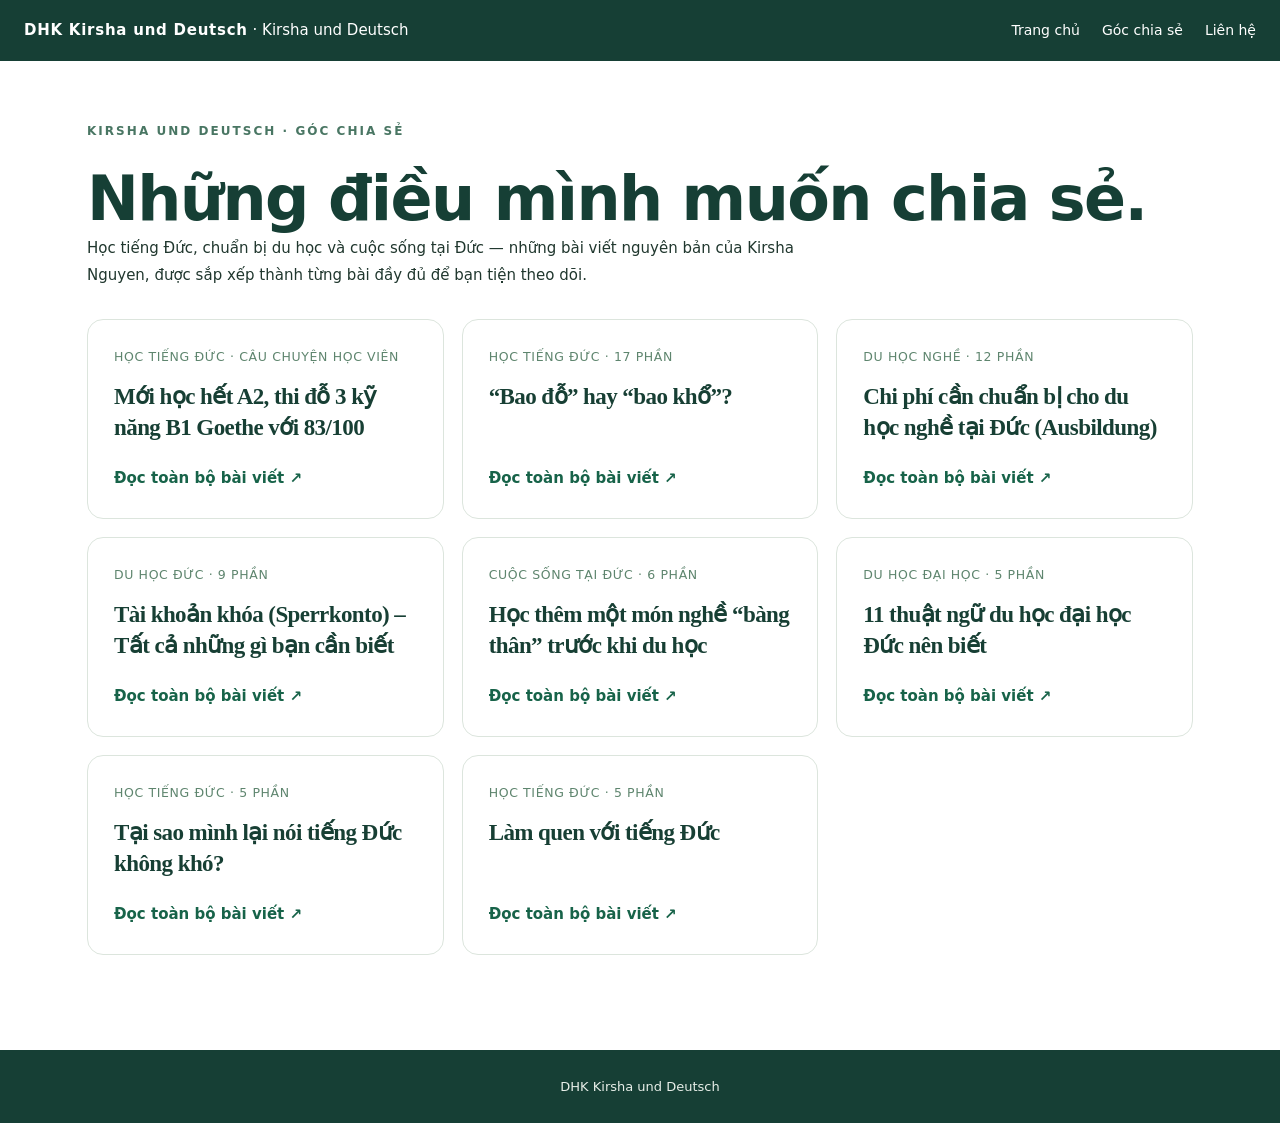
<file: bai-viet/index.html>
<!DOCTYPE html>

<html lang="vi"><head><meta charset="utf-8"/><meta content="width=device-width,initial-scale=1" name="viewport"/><meta content="#163f35" name="theme-color"/><title>Góc chia sẻ | Tiếng Đức DHK</title><link href="../assets/style.css" rel="stylesheet"/><link href="../assets/blog.css" rel="stylesheet"/></head><body><div class="site-mini"><a href="../index.html"><strong>DHK Kirsha und Deutsch</strong> · Kirsha und Deutsch</a><nav><a href="../index.html">Trang chủ</a><a href="index.html">Góc chia sẻ</a><a href="../index.html#lien-he">Liên hệ</a></nav></div><main class="article-index"><p class="eyebrow">KIRSHA UND DEUTSCH · GÓC CHIA SẺ</p><h1>Những điều mình muốn chia sẻ.</h1><p style="max-width:760px;line-height:1.8">Học tiếng Đức, chuẩn bị du học và cuộc sống tại Đức — những bài viết nguyên bản của Kirsha Nguyen, được sắp xếp thành từng bài đầy đủ để bạn tiện theo dõi.</p><div class="article-grid"><article class="article-tile"><small>HỌC TIẾNG ĐỨC · CÂU CHUYỆN HỌC VIÊN</small><h2>Mới học hết A2, thi đỗ 3 kỹ năng B1 Goethe với 83/100</h2><a href="hoc-a2-thi-b1-goethe-ba-ky-nang.html">Đọc toàn bộ bài viết ↗</a></article><article class="article-tile"><small>Học tiếng Đức · 17 phần</small><h2>“Bao đỗ” hay “bao khổ”?</h2><a href="bao-do-hay-bao-kho.html">Đọc toàn bộ bài viết ↗</a></article><article class="article-tile"><small>Du học nghề · 12 phần</small><h2>Chi phí cần chuẩn bị cho du học nghề tại Đức (Ausbildung)</h2><a href="chi-phi-du-hoc-nghe-ausbildung.html">Đọc toàn bộ bài viết ↗</a></article><article class="article-tile"><small>Du học Đức · 9 phần</small><h2>Tài khoản khóa (Sperrkonto) – Tất cả những gì bạn cần biết</h2><a href="tai-khoan-khoa-sperrkonto.html">Đọc toàn bộ bài viết ↗</a></article><article class="article-tile"><small>Cuộc sống tại Đức · 6 phần</small><h2>Học thêm một món nghề “bàng thân” trước khi du học</h2><a href="hoc-mot-mon-nghe-truoc-du-hoc.html">Đọc toàn bộ bài viết ↗</a></article><article class="article-tile"><small>Du học đại học · 5 phần</small><h2>11 thuật ngữ du học đại học Đức nên biết</h2><a href="thuat-ngu-du-hoc-dai-hoc-duc.html">Đọc toàn bộ bài viết ↗</a></article><article class="article-tile"><small>Học tiếng Đức · 5 phần</small><h2>Tại sao mình lại nói tiếng Đức không khó?</h2><a href="tai-sao-tieng-duc-khong-kho.html">Đọc toàn bộ bài viết ↗</a></article><article class="article-tile"><small>Học tiếng Đức · 5 phần</small><h2>Làm quen với tiếng Đức</h2><a href="lam-quen-voi-tieng-duc.html">Đọc toàn bộ bài viết ↗</a></article></div></main><footer class="article-foot">DHK Kirsha und Deutsch</footer></body></html>
</file>
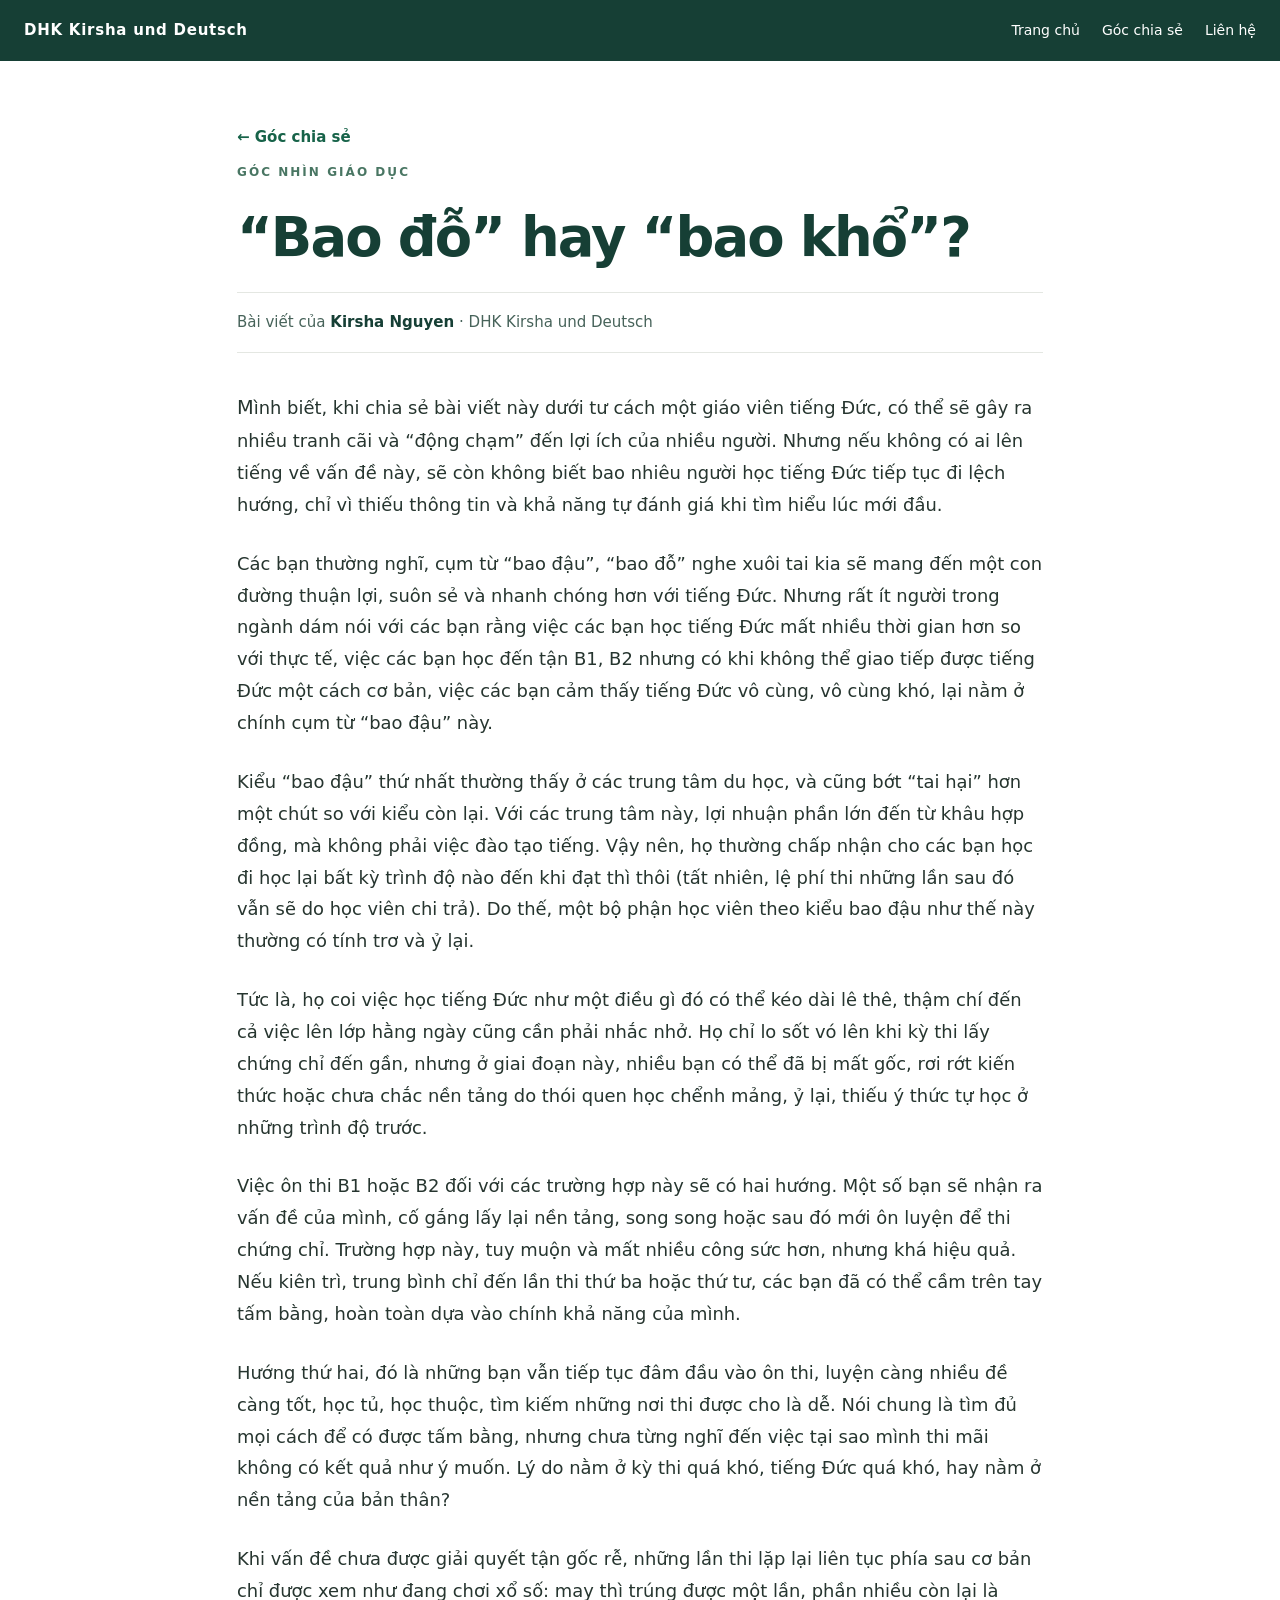
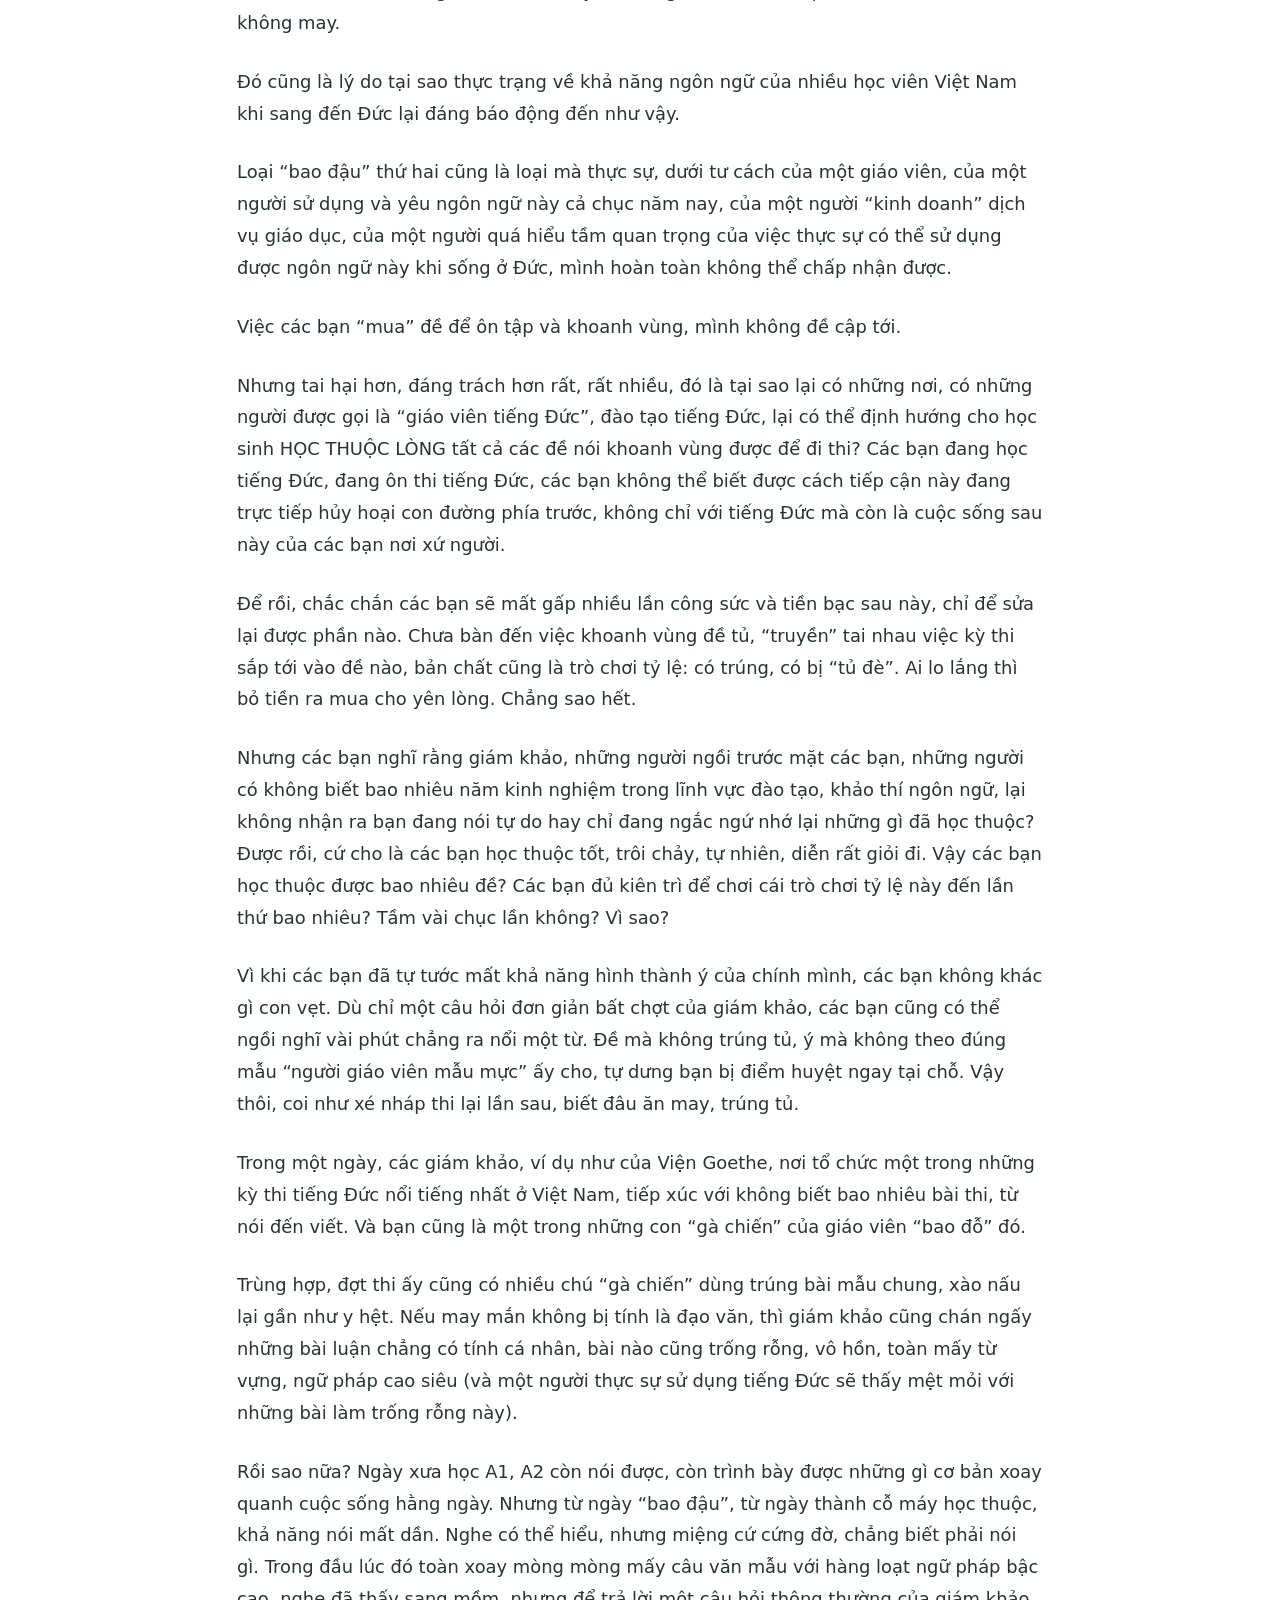
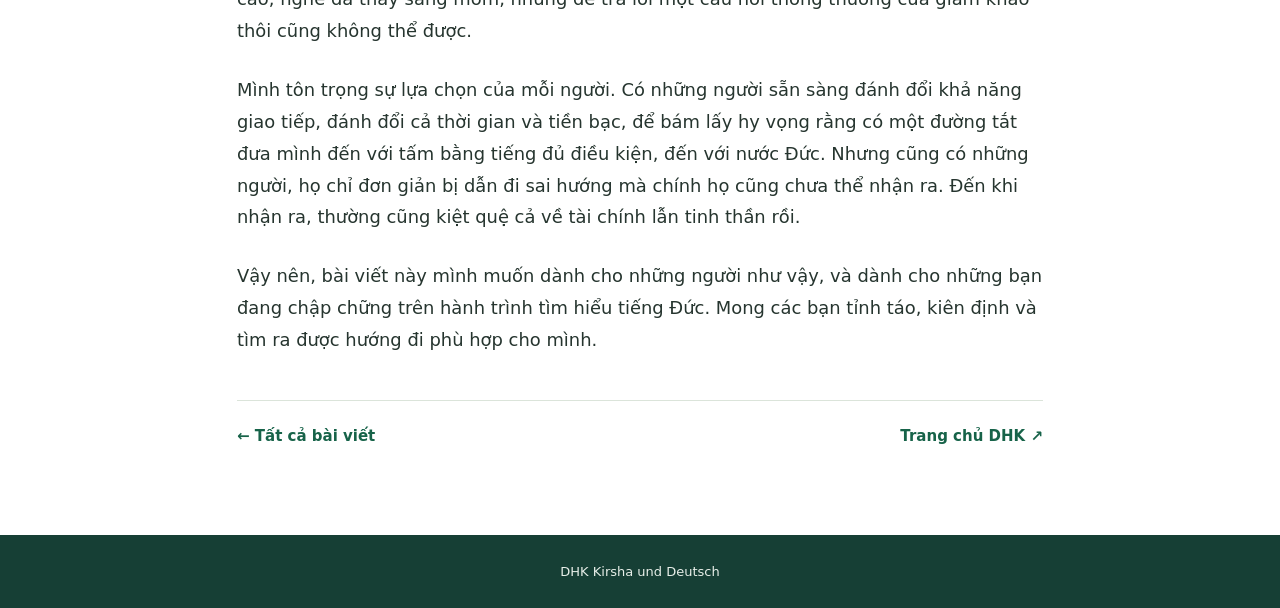
<file: bai-viet/bao-do-hay-bao-kho.html>
<!DOCTYPE html>
<html lang="vi">
<head>
  <meta charset="utf-8"/>
  <meta name="viewport" content="width=device-width, initial-scale=1"/>
  <meta name="theme-color" content="#163f35"/>
  <meta name="description" content="“Bao đỗ” hay “bao khổ”? — Bài viết của Kirsha Nguyen tại DHK Kirsha und Deutsch."/>
  <title>“Bao đỗ” hay “bao khổ”? | DHK Kirsha und Deutsch</title>
  <link href="../assets/style.css" rel="stylesheet"/>
  <link href="../assets/blog.css" rel="stylesheet"/>
</head>

<body>
  <div class="site-mini">
    <a href="../index.html">
      <strong>DHK Kirsha und Deutsch</strong>
    </a>
    <nav>
      <a href="../index.html">Trang chủ</a>
      <a href="index.html">Góc chia sẻ</a>
      <a href="../index.html#lien-he">Liên hệ</a>
    </nav>
  </div>

  <main class="reader article-professional">
    <a class="backlink" href="index.html">← Góc chia sẻ</a>

    <p class="eyebrow">Góc nhìn giáo dục</p>

    <h1>“Bao đỗ” hay “bao khổ”?</h1>

    <div class="byline">
      Bài viết của <strong>Kirsha Nguyen</strong>
      <span>· DHK Kirsha und Deutsch</span>
    </div>

    <div class="article-text">

      <p>Mình biết, khi chia sẻ bài viết này dưới tư cách một giáo viên tiếng Đức, có thể sẽ gây ra nhiều tranh cãi và “động chạm” đến lợi ích của nhiều người. Nhưng nếu không có ai lên tiếng về vấn đề này, sẽ còn không biết bao nhiêu người học tiếng Đức tiếp tục đi lệch hướng, chỉ vì thiếu thông tin và khả năng tự đánh giá khi tìm hiểu lúc mới đầu.</p>

      <p>Các bạn thường nghĩ, cụm từ “bao đậu”, “bao đỗ” nghe xuôi tai kia sẽ mang đến một con đường thuận lợi, suôn sẻ và nhanh chóng hơn với tiếng Đức. Nhưng rất ít người trong ngành dám nói với các bạn rằng việc các bạn học tiếng Đức mất nhiều thời gian hơn so với thực tế, việc các bạn học đến tận B1, B2 nhưng có khi không thể giao tiếp được tiếng Đức một cách cơ bản, việc các bạn cảm thấy tiếng Đức vô cùng, vô cùng khó, lại nằm ở chính cụm từ “bao đậu” này.</p>

      <p>Kiểu “bao đậu” thứ nhất thường thấy ở các trung tâm du học, và cũng bớt “tai hại” hơn một chút so với kiểu còn lại. Với các trung tâm này, lợi nhuận phần lớn đến từ khâu hợp đồng, mà không phải việc đào tạo tiếng. Vậy nên, họ thường chấp nhận cho các bạn học đi học lại bất kỳ trình độ nào đến khi đạt thì thôi (tất nhiên, lệ phí thi những lần sau đó vẫn sẽ do học viên chi trả). Do thế, một bộ phận học viên theo kiểu bao đậu như thế này thường có tính trơ và ỷ lại.</p>

      <p>Tức là, họ coi việc học tiếng Đức như một điều gì đó có thể kéo dài lê thê, thậm chí đến cả việc lên lớp hằng ngày cũng cần phải nhắc nhở. Họ chỉ lo sốt vó lên khi kỳ thi lấy chứng chỉ đến gần, nhưng ở giai đoạn này, nhiều bạn có thể đã bị mất gốc, rơi rớt kiến thức hoặc chưa chắc nền tảng do thói quen học chểnh mảng, ỷ lại, thiếu ý thức tự học ở những trình độ trước.</p>

      <p>Việc ôn thi B1 hoặc B2 đối với các trường hợp này sẽ có hai hướng. Một số bạn sẽ nhận ra vấn đề của mình, cố gắng lấy lại nền tảng, song song hoặc sau đó mới ôn luyện để thi chứng chỉ. Trường hợp này, tuy muộn và mất nhiều công sức hơn, nhưng khá hiệu quả. Nếu kiên trì, trung bình chỉ đến lần thi thứ ba hoặc thứ tư, các bạn đã có thể cầm trên tay tấm bằng, hoàn toàn dựa vào chính khả năng của mình.</p>

      <p>Hướng thứ hai, đó là những bạn vẫn tiếp tục đâm đầu vào ôn thi, luyện càng nhiều đề càng tốt, học tủ, học thuộc, tìm kiếm những nơi thi được cho là dễ. Nói chung là tìm đủ mọi cách để có được tấm bằng, nhưng chưa từng nghĩ đến việc tại sao mình thi mãi không có kết quả như ý muốn. Lý do nằm ở kỳ thi quá khó, tiếng Đức quá khó, hay nằm ở nền tảng của bản thân?</p>

      <p>Khi vấn đề chưa được giải quyết tận gốc rễ, những lần thi lặp lại liên tục phía sau cơ bản chỉ được xem như đang chơi xổ số: may thì trúng được một lần, phần nhiều còn lại là không may.</p>

      <p>Đó cũng là lý do tại sao thực trạng về khả năng ngôn ngữ của nhiều học viên Việt Nam khi sang đến Đức lại đáng báo động đến như vậy.</p>

      <p>Loại “bao đậu” thứ hai cũng là loại mà thực sự, dưới tư cách của một giáo viên, của một người sử dụng và yêu ngôn ngữ này cả chục năm nay, của một người “kinh doanh” dịch vụ giáo dục, của một người quá hiểu tầm quan trọng của việc thực sự có thể sử dụng được ngôn ngữ này khi sống ở Đức, mình hoàn toàn không thể chấp nhận được.</p>

      <p>Việc các bạn “mua” đề để ôn tập và khoanh vùng, mình không đề cập tới.</p>

      <p>Nhưng tai hại hơn, đáng trách hơn rất, rất nhiều, đó là tại sao lại có những nơi, có những người được gọi là “giáo viên tiếng Đức”, đào tạo tiếng Đức, lại có thể định hướng cho học sinh HỌC THUỘC LÒNG tất cả các đề nói khoanh vùng được để đi thi? Các bạn đang học tiếng Đức, đang ôn thi tiếng Đức, các bạn không thể biết được cách tiếp cận này đang trực tiếp hủy hoại con đường phía trước, không chỉ với tiếng Đức mà còn là cuộc sống sau này của các bạn nơi xứ người.</p>

      <p>Để rồi, chắc chắn các bạn sẽ mất gấp nhiều lần công sức và tiền bạc sau này, chỉ để sửa lại được phần nào. Chưa bàn đến việc khoanh vùng đề tủ, “truyền” tai nhau việc kỳ thi sắp tới vào đề nào, bản chất cũng là trò chơi tỷ lệ: có trúng, có bị “tủ đè”. Ai lo lắng thì bỏ tiền ra mua cho yên lòng. Chẳng sao hết.</p>

      <p>Nhưng các bạn nghĩ rằng giám khảo, những người ngồi trước mặt các bạn, những người có không biết bao nhiêu năm kinh nghiệm trong lĩnh vực đào tạo, khảo thí ngôn ngữ, lại không nhận ra bạn đang nói tự do hay chỉ đang ngắc ngứ nhớ lại những gì đã học thuộc? Được rồi, cứ cho là các bạn học thuộc tốt, trôi chảy, tự nhiên, diễn rất giỏi đi. Vậy các bạn học thuộc được bao nhiêu đề? Các bạn đủ kiên trì để chơi cái trò chơi tỷ lệ này đến lần thứ bao nhiêu? Tầm vài chục lần không? Vì sao?</p>

      <p>Vì khi các bạn đã tự tước mất khả năng hình thành ý của chính mình, các bạn không khác gì con vẹt. Dù chỉ một câu hỏi đơn giản bất chợt của giám khảo, các bạn cũng có thể ngồi nghĩ vài phút chẳng ra nổi một từ. Đề mà không trúng tủ, ý mà không theo đúng mẫu “người giáo viên mẫu mực” ấy cho, tự dưng bạn bị điểm huyệt ngay tại chỗ. Vậy thôi, coi như xé nháp thi lại lần sau, biết đâu ăn may, trúng tủ.</p>

      <p>Trong một ngày, các giám khảo, ví dụ như của Viện Goethe, nơi tổ chức một trong những kỳ thi tiếng Đức nổi tiếng nhất ở Việt Nam, tiếp xúc với không biết bao nhiêu bài thi, từ nói đến viết. Và bạn cũng là một trong những con “gà chiến” của giáo viên “bao đỗ” đó.</p>

      <p>Trùng hợp, đợt thi ấy cũng có nhiều chú “gà chiến” dùng trúng bài mẫu chung, xào nấu lại gần như y hệt. Nếu may mắn không bị tính là đạo văn, thì giám khảo cũng chán ngấy những bài luận chẳng có tính cá nhân, bài nào cũng trống rỗng, vô hồn, toàn mấy từ vựng, ngữ pháp cao siêu (và một người thực sự sử dụng tiếng Đức sẽ thấy mệt mỏi với những bài làm trống rỗng này).</p>

      <p>Rồi sao nữa? Ngày xưa học A1, A2 còn nói được, còn trình bày được những gì cơ bản xoay quanh cuộc sống hằng ngày. Nhưng từ ngày “bao đậu”, từ ngày thành cỗ máy học thuộc, khả năng nói mất dần. Nghe có thể hiểu, nhưng miệng cứ cứng đờ, chẳng biết phải nói gì. Trong đầu lúc đó toàn xoay mòng mòng mấy câu văn mẫu với hàng loạt ngữ pháp bậc cao, nghe đã thấy sang mồm, nhưng để trả lời một câu hỏi thông thường của giám khảo thôi cũng không thể được.</p>

      <p>Mình tôn trọng sự lựa chọn của mỗi người. Có những người sẵn sàng đánh đổi khả năng giao tiếp, đánh đổi cả thời gian và tiền bạc, để bám lấy hy vọng rằng có một đường tắt đưa mình đến với tấm bằng tiếng đủ điều kiện, đến với nước Đức. Nhưng cũng có những người, họ chỉ đơn giản bị dẫn đi sai hướng mà chính họ cũng chưa thể nhận ra. Đến khi nhận ra, thường cũng kiệt quệ cả về tài chính lẫn tinh thần rồi.</p>

      <p>Vậy nên, bài viết này mình muốn dành cho những người như vậy, và dành cho những bạn đang chập chững trên hành trình tìm hiểu tiếng Đức. Mong các bạn tỉnh táo, kiên định và tìm ra được hướng đi phù hợp cho mình.</p>

    </div>

    <div class="reader-nav">
      <a href="index.html">← Tất cả bài viết</a>
      <a href="../index.html">Trang chủ DHK ↗</a>
    </div>
  </main>

  <footer class="article-foot">
    DHK Kirsha und Deutsch
  </footer>
</body>
</html>
</file>
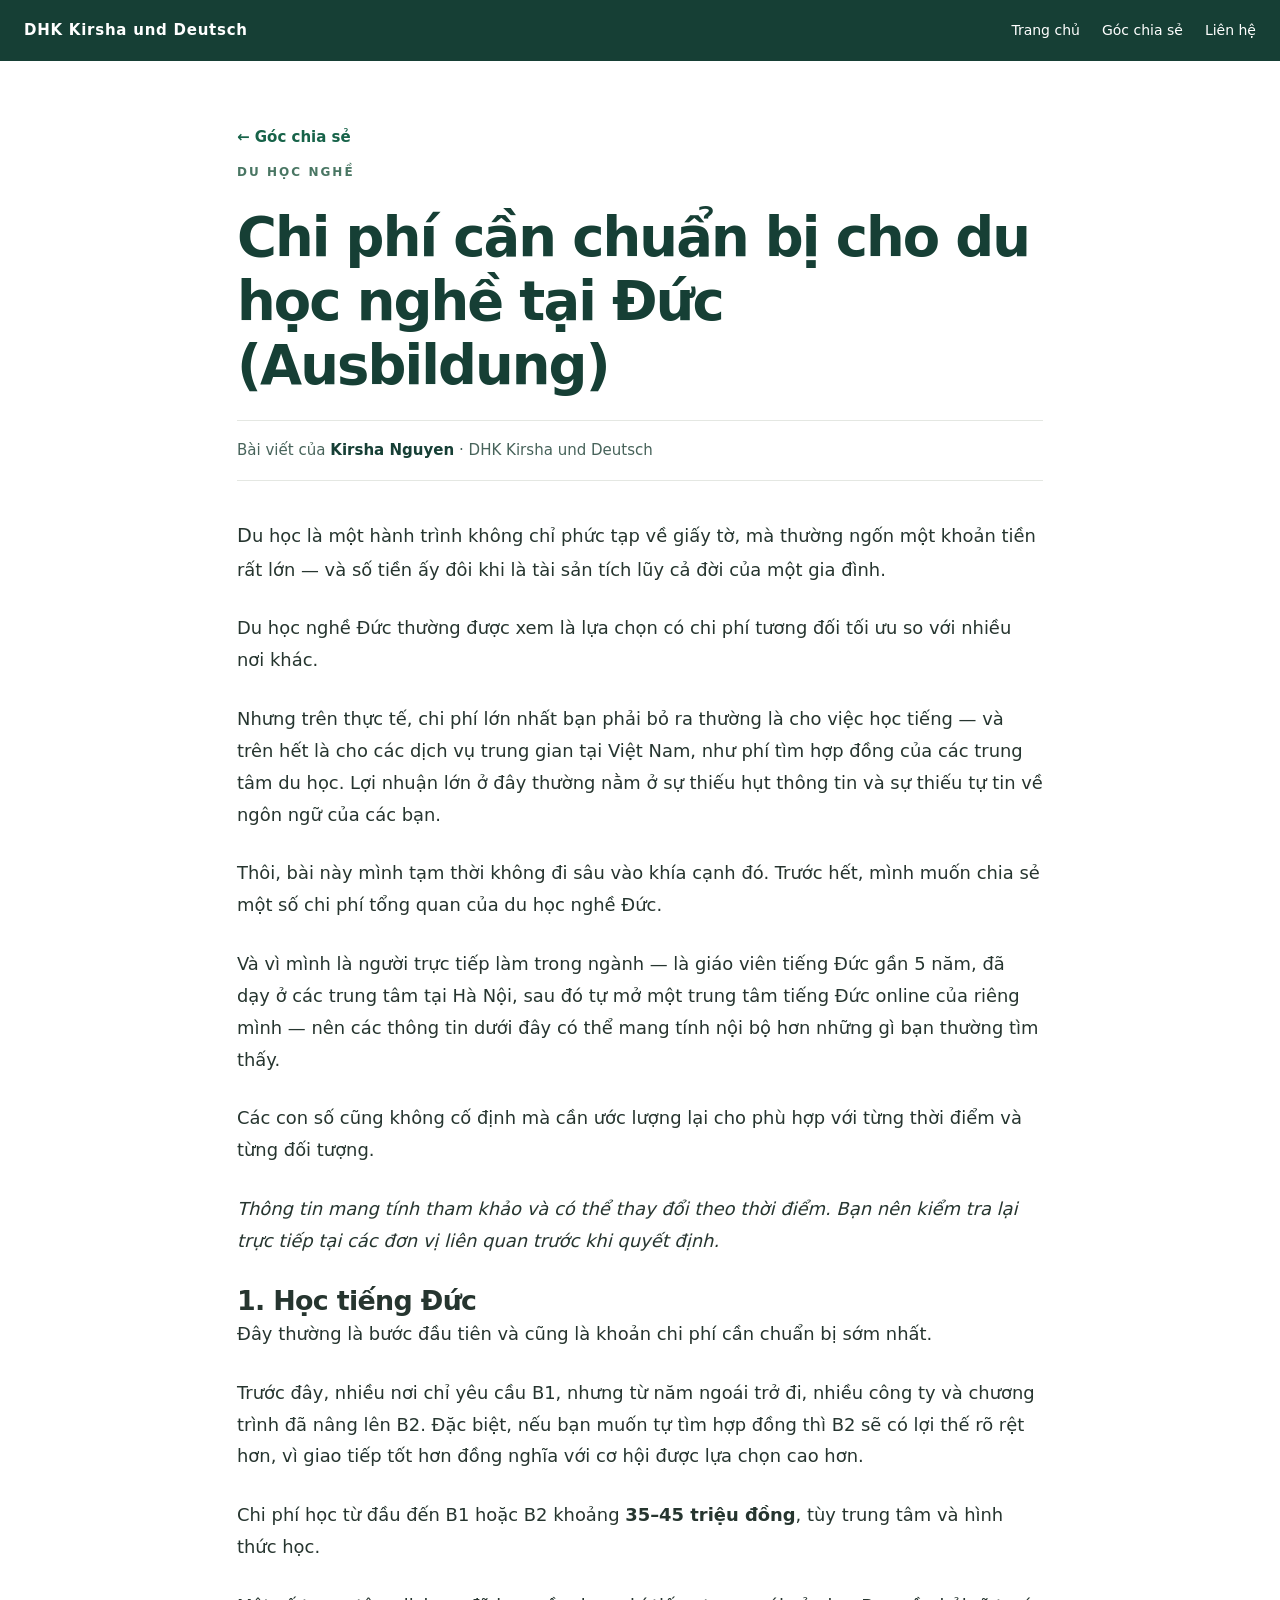
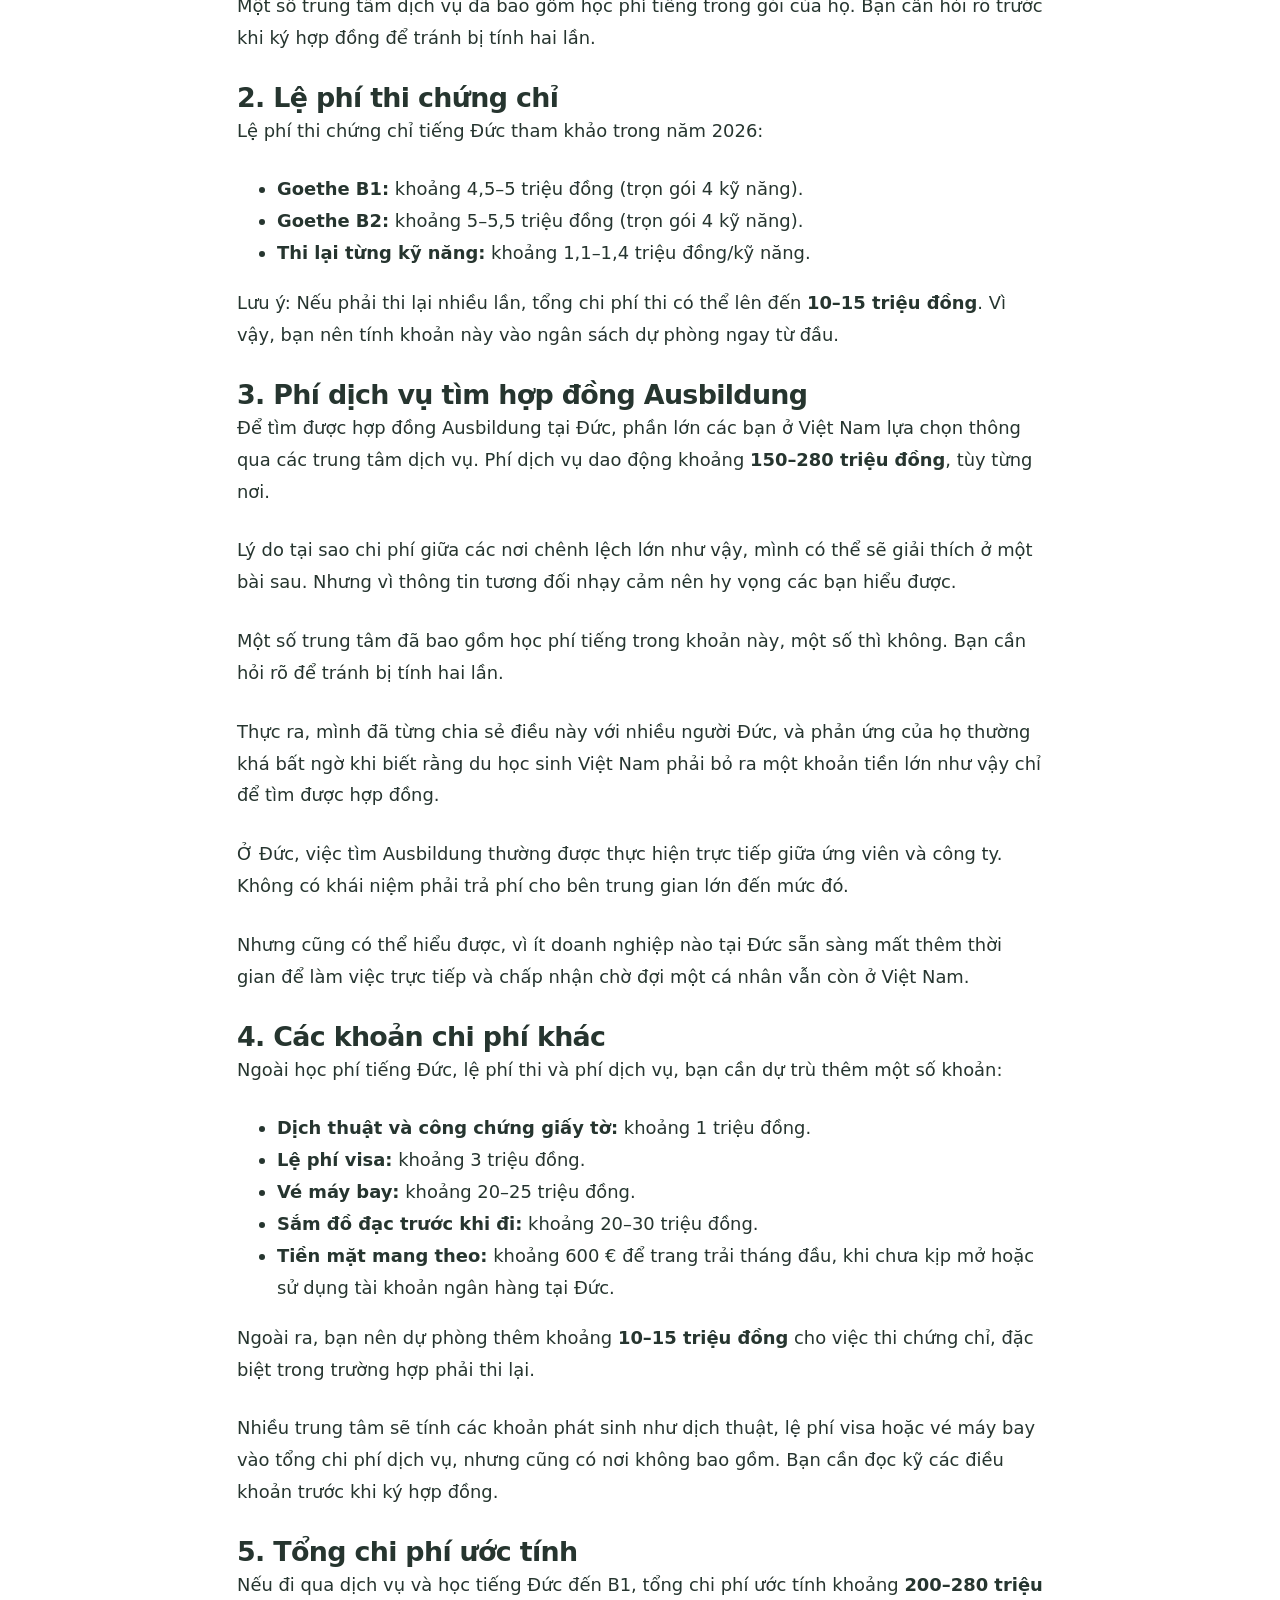
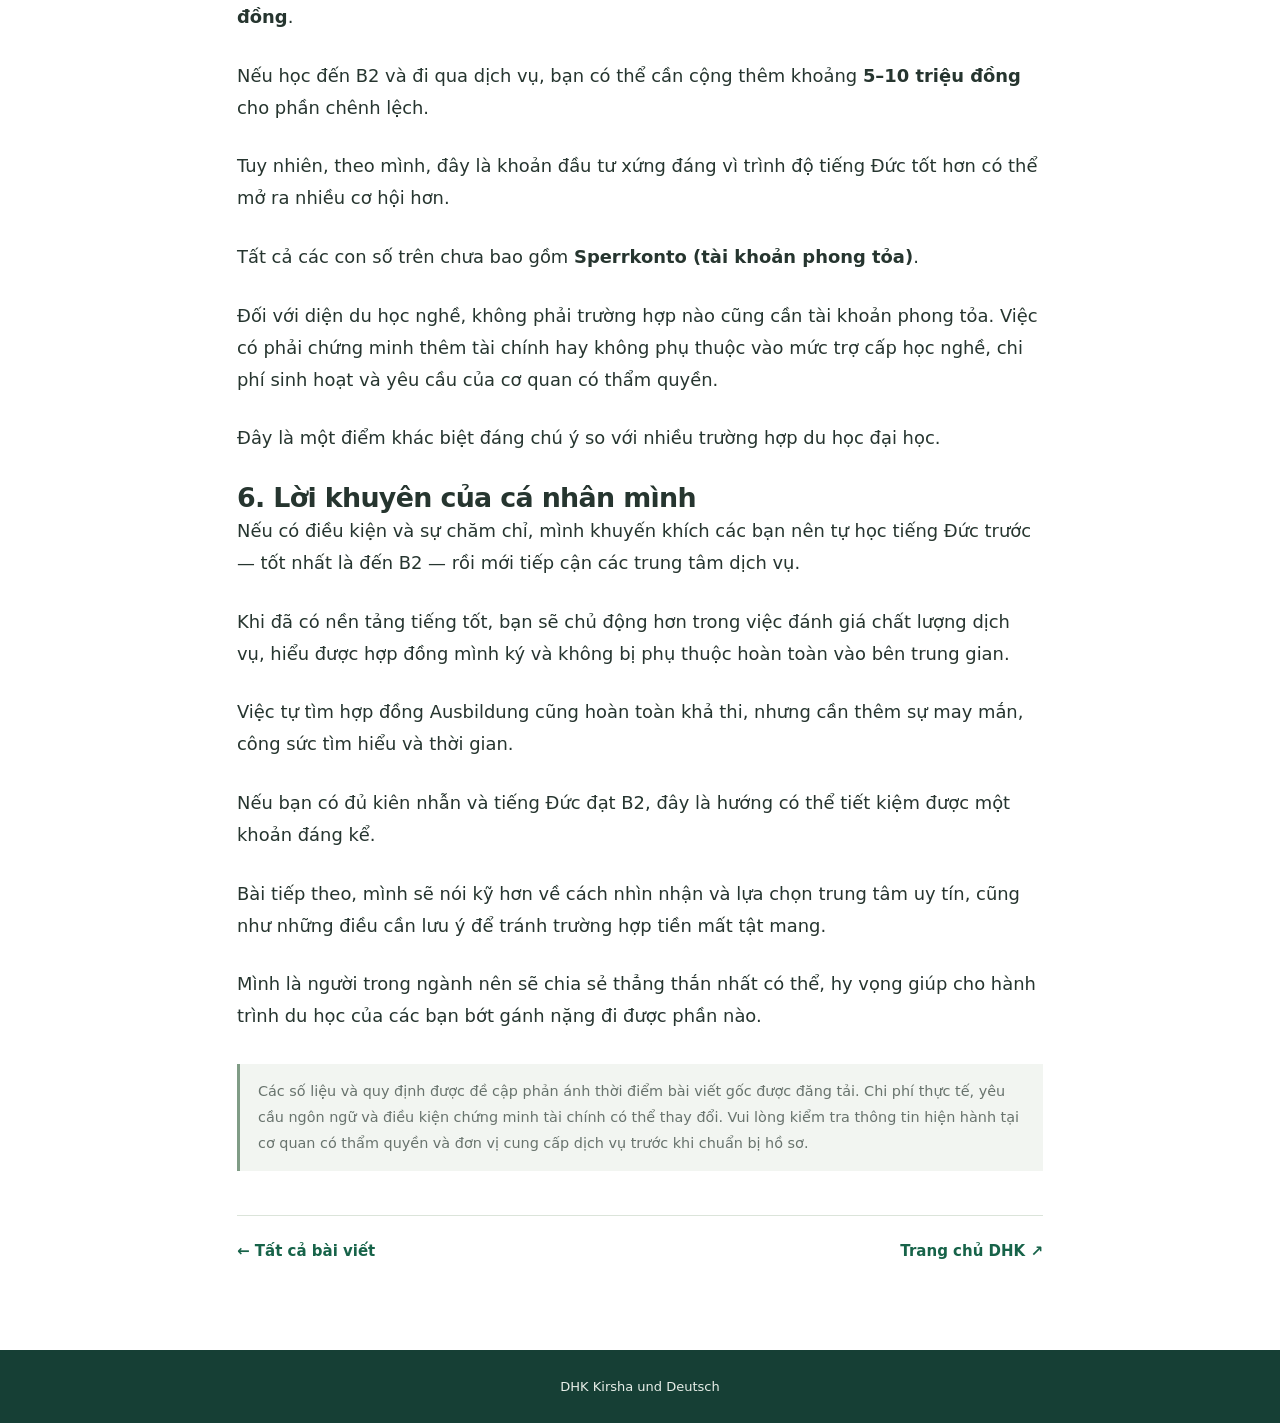
<file: bai-viet/chi-phi-du-hoc-nghe-ausbildung.html>
<!DOCTYPE html>
<html lang="vi">
<head>
  <meta charset="utf-8"/>
  <meta name="viewport" content="width=device-width, initial-scale=1"/>
  <meta name="theme-color" content="#163f35"/>
  <meta name="description" content="Chi phí cần chuẩn bị cho du học nghề tại Đức (Ausbildung) — bài viết của Kirsha Nguyen tại DHK Kirsha und Deutsch."/>
  <title>Chi phí cần chuẩn bị cho du học nghề tại Đức (Ausbildung) | DHK Kirsha und Deutsch</title>
  <link href="../assets/style.css" rel="stylesheet"/>
  <link href="../assets/blog.css" rel="stylesheet"/>
</head>

<body>
  <div class="site-mini">
    <a href="../index.html">
      <strong>DHK Kirsha und Deutsch</strong>
    </a>

    <nav>
      <a href="../index.html">Trang chủ</a>
      <a href="index.html">Góc chia sẻ</a>
      <a href="../index.html#lien-he">Liên hệ</a>
    </nav>
  </div>

  <main class="reader article-professional">
    <a class="backlink" href="index.html">← Góc chia sẻ</a>

    <p class="eyebrow">Du học nghề</p>

    <h1>Chi phí cần chuẩn bị cho du học nghề tại Đức (Ausbildung)</h1>

    <div class="byline">
      Bài viết của <strong>Kirsha Nguyen</strong>
      <span>· DHK Kirsha und Deutsch</span>
    </div>

    <div class="article-text">

      <p>Du học là một hành trình không chỉ phức tạp về giấy tờ, mà thường ngốn một khoản tiền rất lớn — và số tiền ấy đôi khi là tài sản tích lũy cả đời của một gia đình.</p>

      <p>Du học nghề Đức thường được xem là lựa chọn có chi phí tương đối tối ưu so với nhiều nơi khác.</p>

      <p>Nhưng trên thực tế, chi phí lớn nhất bạn phải bỏ ra thường là cho việc học tiếng — và trên hết là cho các dịch vụ trung gian tại Việt Nam, như phí tìm hợp đồng của các trung tâm du học. Lợi nhuận lớn ở đây thường nằm ở sự thiếu hụt thông tin và sự thiếu tự tin về ngôn ngữ của các bạn.</p>

      <p>Thôi, bài này mình tạm thời không đi sâu vào khía cạnh đó. Trước hết, mình muốn chia sẻ một số chi phí tổng quan của du học nghề Đức.</p>

      <p>Và vì mình là người trực tiếp làm trong ngành — là giáo viên tiếng Đức gần 5 năm, đã dạy ở các trung tâm tại Hà Nội, sau đó tự mở một trung tâm tiếng Đức online của riêng mình — nên các thông tin dưới đây có thể mang tính nội bộ hơn những gì bạn thường tìm thấy.</p>

      <p>Các con số cũng không cố định mà cần ước lượng lại cho phù hợp với từng thời điểm và từng đối tượng.</p>

      <p><em>Thông tin mang tính tham khảo và có thể thay đổi theo thời điểm. Bạn nên kiểm tra lại trực tiếp tại các đơn vị liên quan trước khi quyết định.</em></p>

      <h2>1. Học tiếng Đức</h2>

      <p>Đây thường là bước đầu tiên và cũng là khoản chi phí cần chuẩn bị sớm nhất.</p>

      <p>Trước đây, nhiều nơi chỉ yêu cầu B1, nhưng từ năm ngoái trở đi, nhiều công ty và chương trình đã nâng lên B2. Đặc biệt, nếu bạn muốn tự tìm hợp đồng thì B2 sẽ có lợi thế rõ rệt hơn, vì giao tiếp tốt hơn đồng nghĩa với cơ hội được lựa chọn cao hơn.</p>

      <p>Chi phí học từ đầu đến B1 hoặc B2 khoảng <strong>35–45 triệu đồng</strong>, tùy trung tâm và hình thức học.</p>

      <p>Một số trung tâm dịch vụ đã bao gồm học phí tiếng trong gói của họ. Bạn cần hỏi rõ trước khi ký hợp đồng để tránh bị tính hai lần.</p>

      <h2>2. Lệ phí thi chứng chỉ</h2>

      <p>Lệ phí thi chứng chỉ tiếng Đức tham khảo trong năm 2026:</p>

      <ul>
        <li><strong>Goethe B1:</strong> khoảng 4,5–5 triệu đồng (trọn gói 4 kỹ năng).</li>
        <li><strong>Goethe B2:</strong> khoảng 5–5,5 triệu đồng (trọn gói 4 kỹ năng).</li>
        <li><strong>Thi lại từng kỹ năng:</strong> khoảng 1,1–1,4 triệu đồng/kỹ năng.</li>
      </ul>

      <p>Lưu ý: Nếu phải thi lại nhiều lần, tổng chi phí thi có thể lên đến <strong>10–15 triệu đồng</strong>. Vì vậy, bạn nên tính khoản này vào ngân sách dự phòng ngay từ đầu.</p>

      <h2>3. Phí dịch vụ tìm hợp đồng Ausbildung</h2>

      <p>Để tìm được hợp đồng Ausbildung tại Đức, phần lớn các bạn ở Việt Nam lựa chọn thông qua các trung tâm dịch vụ. Phí dịch vụ dao động khoảng <strong>150–280 triệu đồng</strong>, tùy từng nơi.</p>

      <p>Lý do tại sao chi phí giữa các nơi chênh lệch lớn như vậy, mình có thể sẽ giải thích ở một bài sau. Nhưng vì thông tin tương đối nhạy cảm nên hy vọng các bạn hiểu được.</p>

      <p>Một số trung tâm đã bao gồm học phí tiếng trong khoản này, một số thì không. Bạn cần hỏi rõ để tránh bị tính hai lần.</p>

      <p>Thực ra, mình đã từng chia sẻ điều này với nhiều người Đức, và phản ứng của họ thường khá bất ngờ khi biết rằng du học sinh Việt Nam phải bỏ ra một khoản tiền lớn như vậy chỉ để tìm được hợp đồng.</p>

      <p>Ở Đức, việc tìm Ausbildung thường được thực hiện trực tiếp giữa ứng viên và công ty. Không có khái niệm phải trả phí cho bên trung gian lớn đến mức đó.</p>

      <p>Nhưng cũng có thể hiểu được, vì ít doanh nghiệp nào tại Đức sẵn sàng mất thêm thời gian để làm việc trực tiếp và chấp nhận chờ đợi một cá nhân vẫn còn ở Việt Nam.</p>

      <h2>4. Các khoản chi phí khác</h2>

      <p>Ngoài học phí tiếng Đức, lệ phí thi và phí dịch vụ, bạn cần dự trù thêm một số khoản:</p>

      <ul>
        <li><strong>Dịch thuật và công chứng giấy tờ:</strong> khoảng 1 triệu đồng.</li>
        <li><strong>Lệ phí visa:</strong> khoảng 3 triệu đồng.</li>
        <li><strong>Vé máy bay:</strong> khoảng 20–25 triệu đồng.</li>
        <li><strong>Sắm đồ đạc trước khi đi:</strong> khoảng 20–30 triệu đồng.</li>
        <li><strong>Tiền mặt mang theo:</strong> khoảng 600 € để trang trải tháng đầu, khi chưa kịp mở hoặc sử dụng tài khoản ngân hàng tại Đức.</li>
      </ul>

      <p>Ngoài ra, bạn nên dự phòng thêm khoảng <strong>10–15 triệu đồng</strong> cho việc thi chứng chỉ, đặc biệt trong trường hợp phải thi lại.</p>

      <p>Nhiều trung tâm sẽ tính các khoản phát sinh như dịch thuật, lệ phí visa hoặc vé máy bay vào tổng chi phí dịch vụ, nhưng cũng có nơi không bao gồm. Bạn cần đọc kỹ các điều khoản trước khi ký hợp đồng.</p>

      <h2>5. Tổng chi phí ước tính</h2>

      <p>Nếu đi qua dịch vụ và học tiếng Đức đến B1, tổng chi phí ước tính khoảng <strong>200–280 triệu đồng</strong>.</p>

      <p>Nếu học đến B2 và đi qua dịch vụ, bạn có thể cần cộng thêm khoảng <strong>5–10 triệu đồng</strong> cho phần chênh lệch.</p>

      <p>Tuy nhiên, theo mình, đây là khoản đầu tư xứng đáng vì trình độ tiếng Đức tốt hơn có thể mở ra nhiều cơ hội hơn.</p>

      <p>Tất cả các con số trên chưa bao gồm <strong>Sperrkonto (tài khoản phong tỏa)</strong>.</p>

      <p>Đối với diện du học nghề, không phải trường hợp nào cũng cần tài khoản phong tỏa. Việc có phải chứng minh thêm tài chính hay không phụ thuộc vào mức trợ cấp học nghề, chi phí sinh hoạt và yêu cầu của cơ quan có thẩm quyền.</p>

      <p>Đây là một điểm khác biệt đáng chú ý so với nhiều trường hợp du học đại học.</p>

      <h2>6. Lời khuyên của cá nhân mình</h2>

      <p>Nếu có điều kiện và sự chăm chỉ, mình khuyến khích các bạn nên tự học tiếng Đức trước — tốt nhất là đến B2 — rồi mới tiếp cận các trung tâm dịch vụ.</p>

      <p>Khi đã có nền tảng tiếng tốt, bạn sẽ chủ động hơn trong việc đánh giá chất lượng dịch vụ, hiểu được hợp đồng mình ký và không bị phụ thuộc hoàn toàn vào bên trung gian.</p>

      <p>Việc tự tìm hợp đồng Ausbildung cũng hoàn toàn khả thi, nhưng cần thêm sự may mắn, công sức tìm hiểu và thời gian.</p>

      <p>Nếu bạn có đủ kiên nhẫn và tiếng Đức đạt B2, đây là hướng có thể tiết kiệm được một khoản đáng kể.</p>

      <p>Bài tiếp theo, mình sẽ nói kỹ hơn về cách nhìn nhận và lựa chọn trung tâm uy tín, cũng như những điều cần lưu ý để tránh trường hợp tiền mất tật mang.</p>

      <p>Mình là người trong ngành nên sẽ chia sẻ thẳng thắn nhất có thể, hy vọng giúp cho hành trình du học của các bạn bớt gánh nặng đi được phần nào.</p>

    </div>

    <p class="article-disclaimer">
      Các số liệu và quy định được đề cập phản ánh thời điểm bài viết gốc được đăng tải.
      Chi phí thực tế, yêu cầu ngôn ngữ và điều kiện chứng minh tài chính có thể thay đổi.
      Vui lòng kiểm tra thông tin hiện hành tại cơ quan có thẩm quyền và đơn vị cung cấp dịch vụ trước khi chuẩn bị hồ sơ.
    </p>

    <div class="reader-nav">
      <a href="index.html">← Tất cả bài viết</a>
      <a href="../index.html">Trang chủ DHK ↗</a>
    </div>
  </main>

  <footer class="article-foot">
    DHK Kirsha und Deutsch
  </footer>
</body>
</html>
</file>
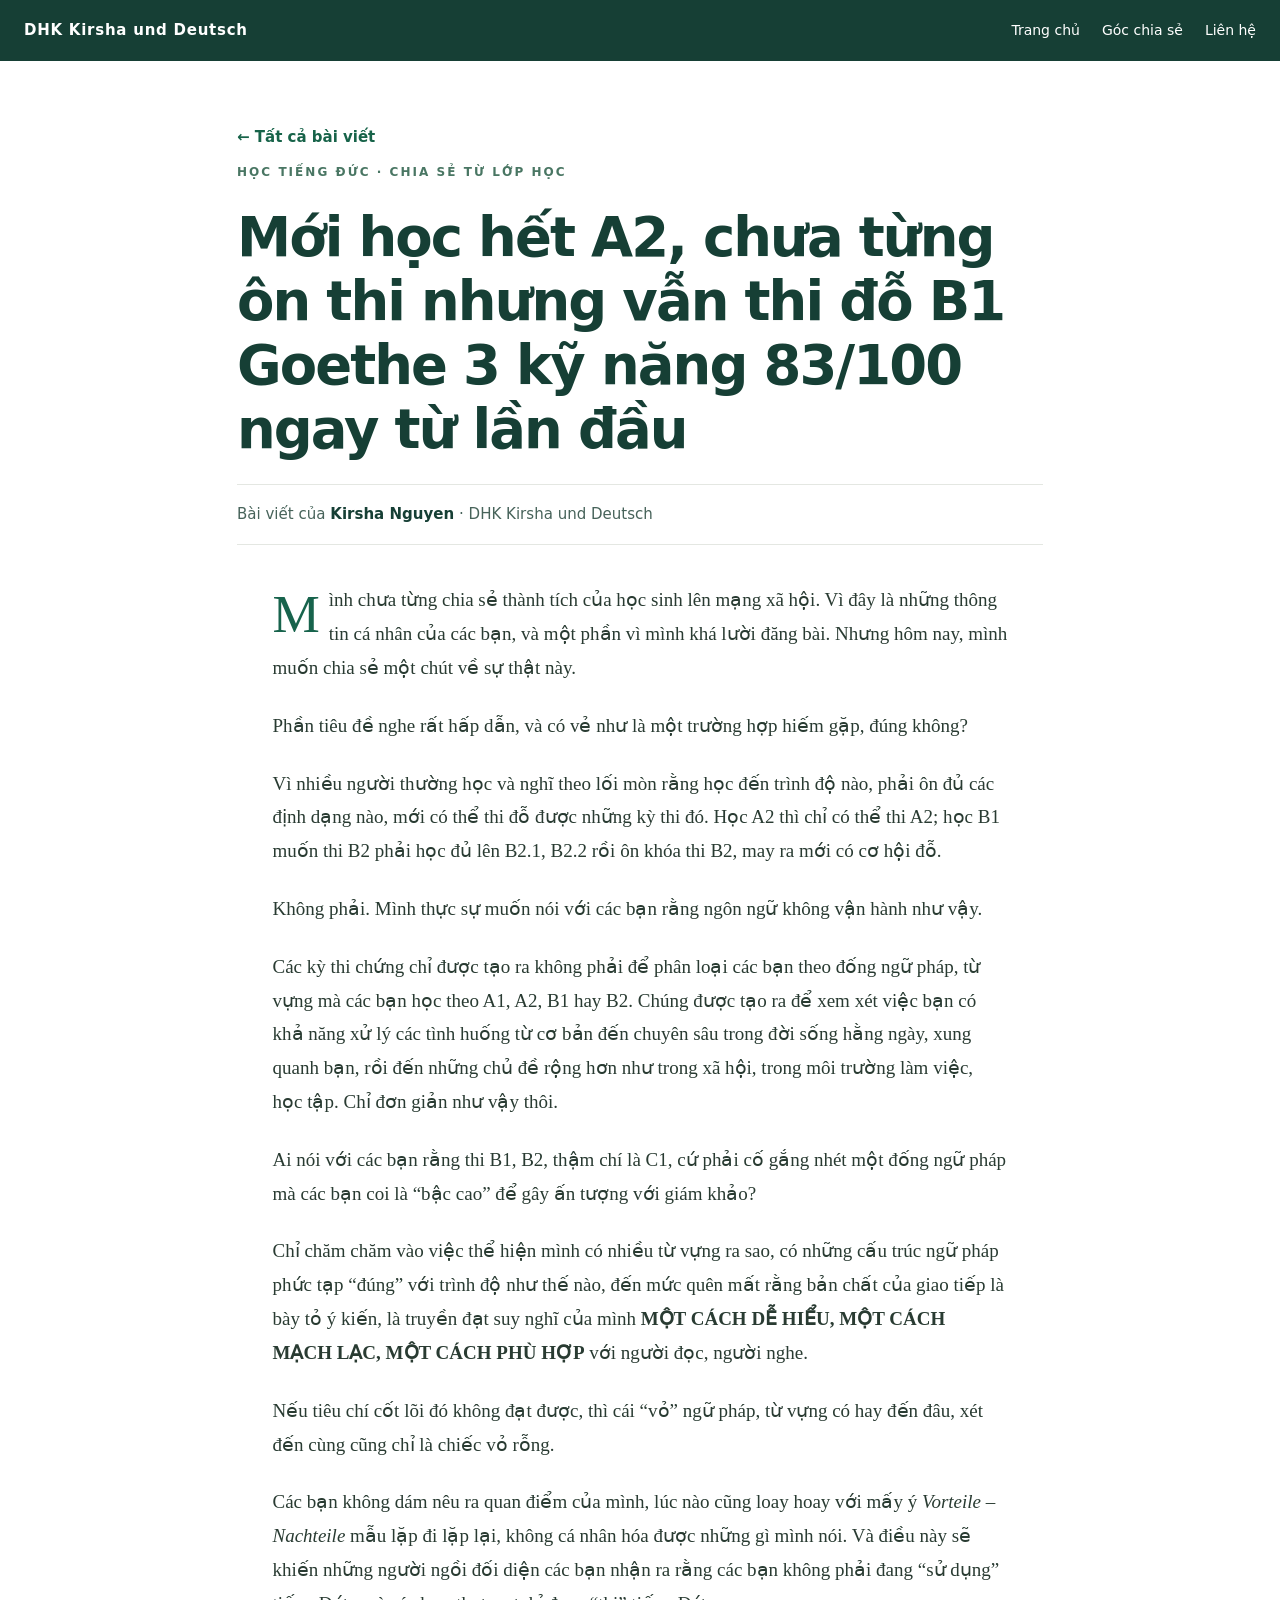
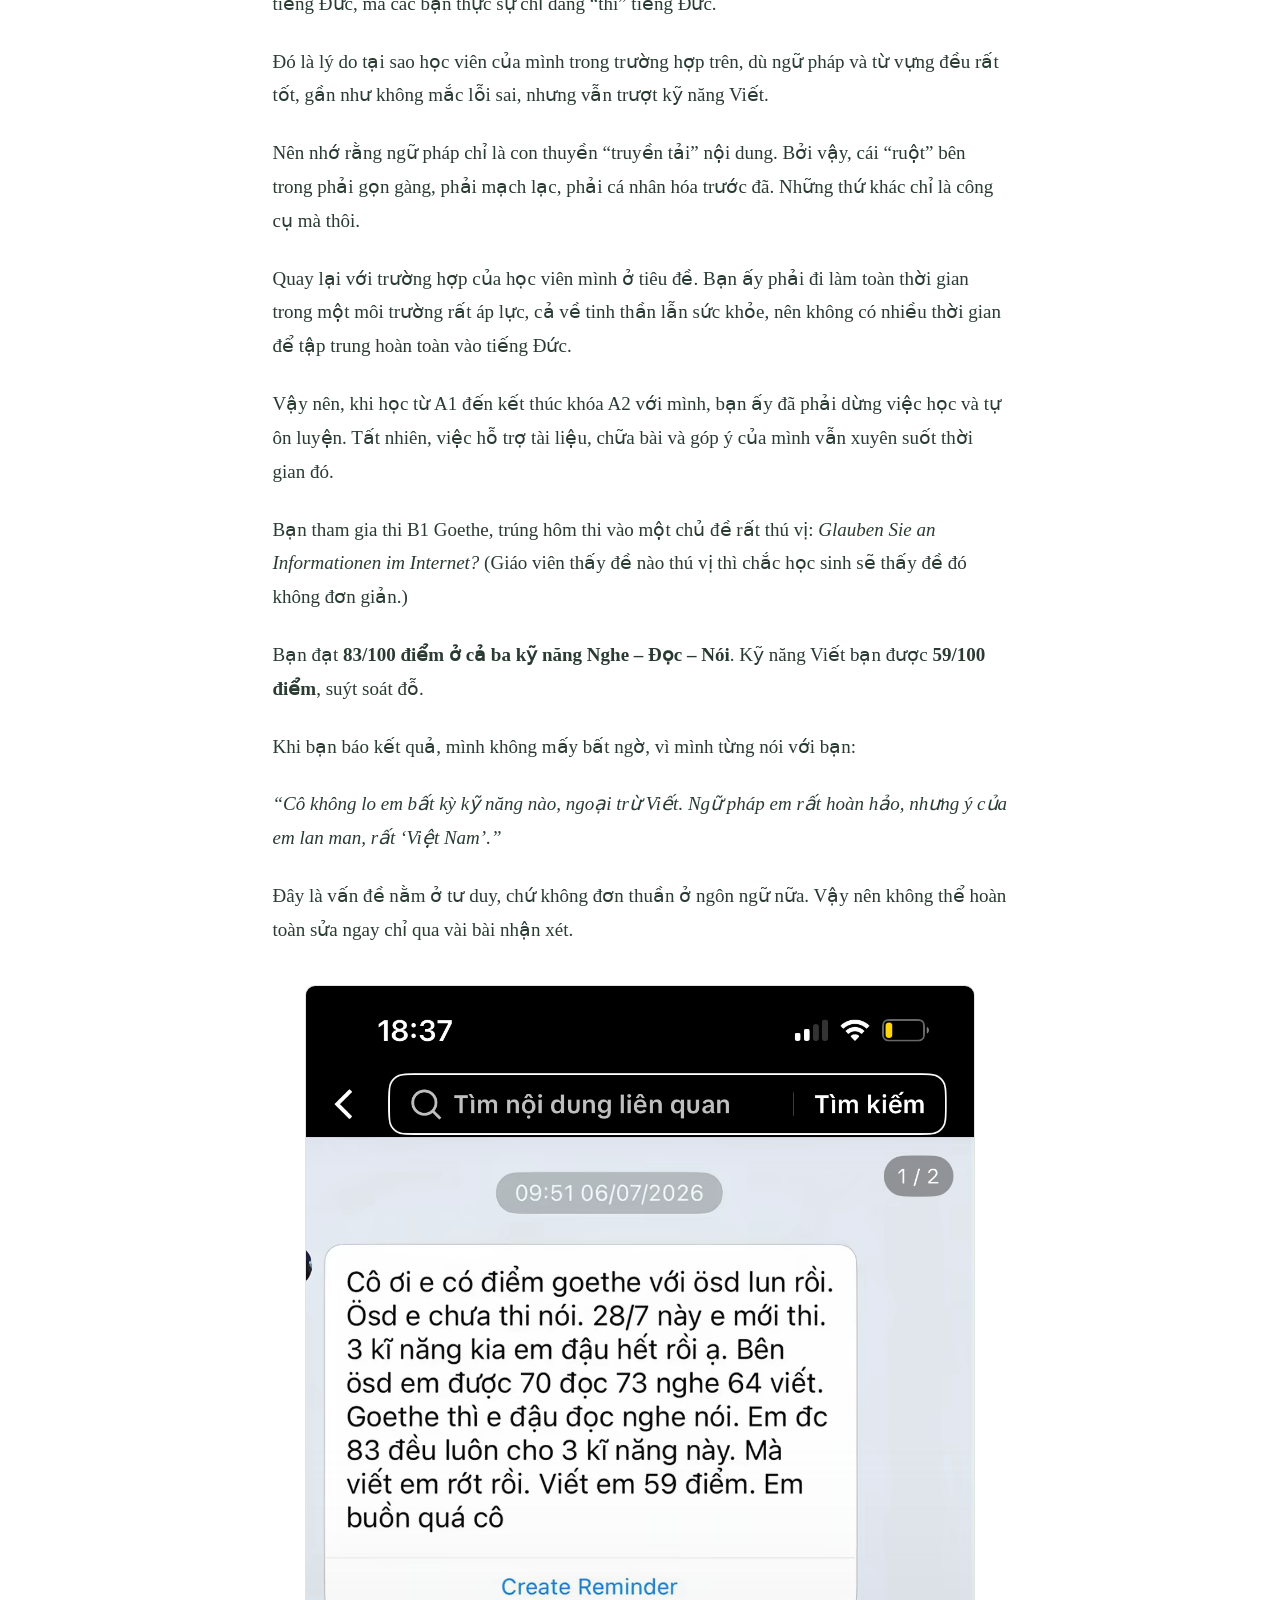
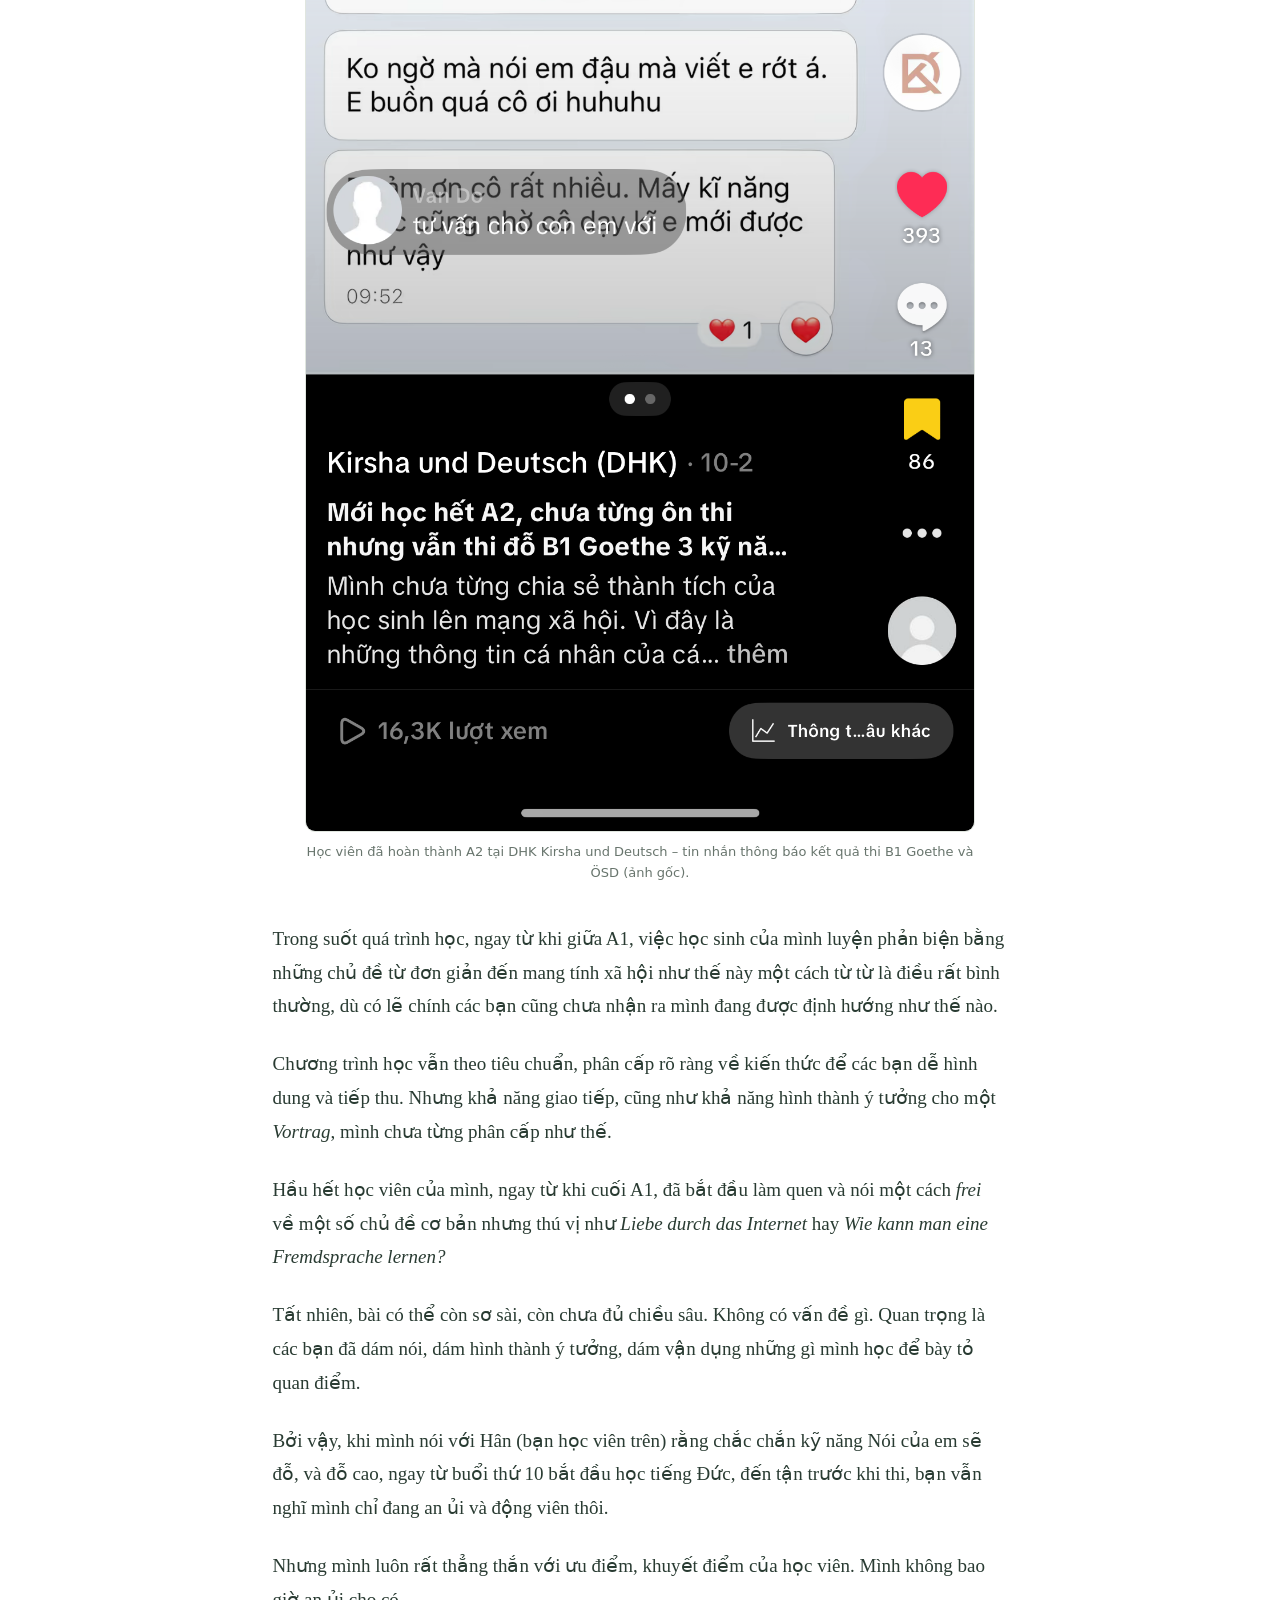
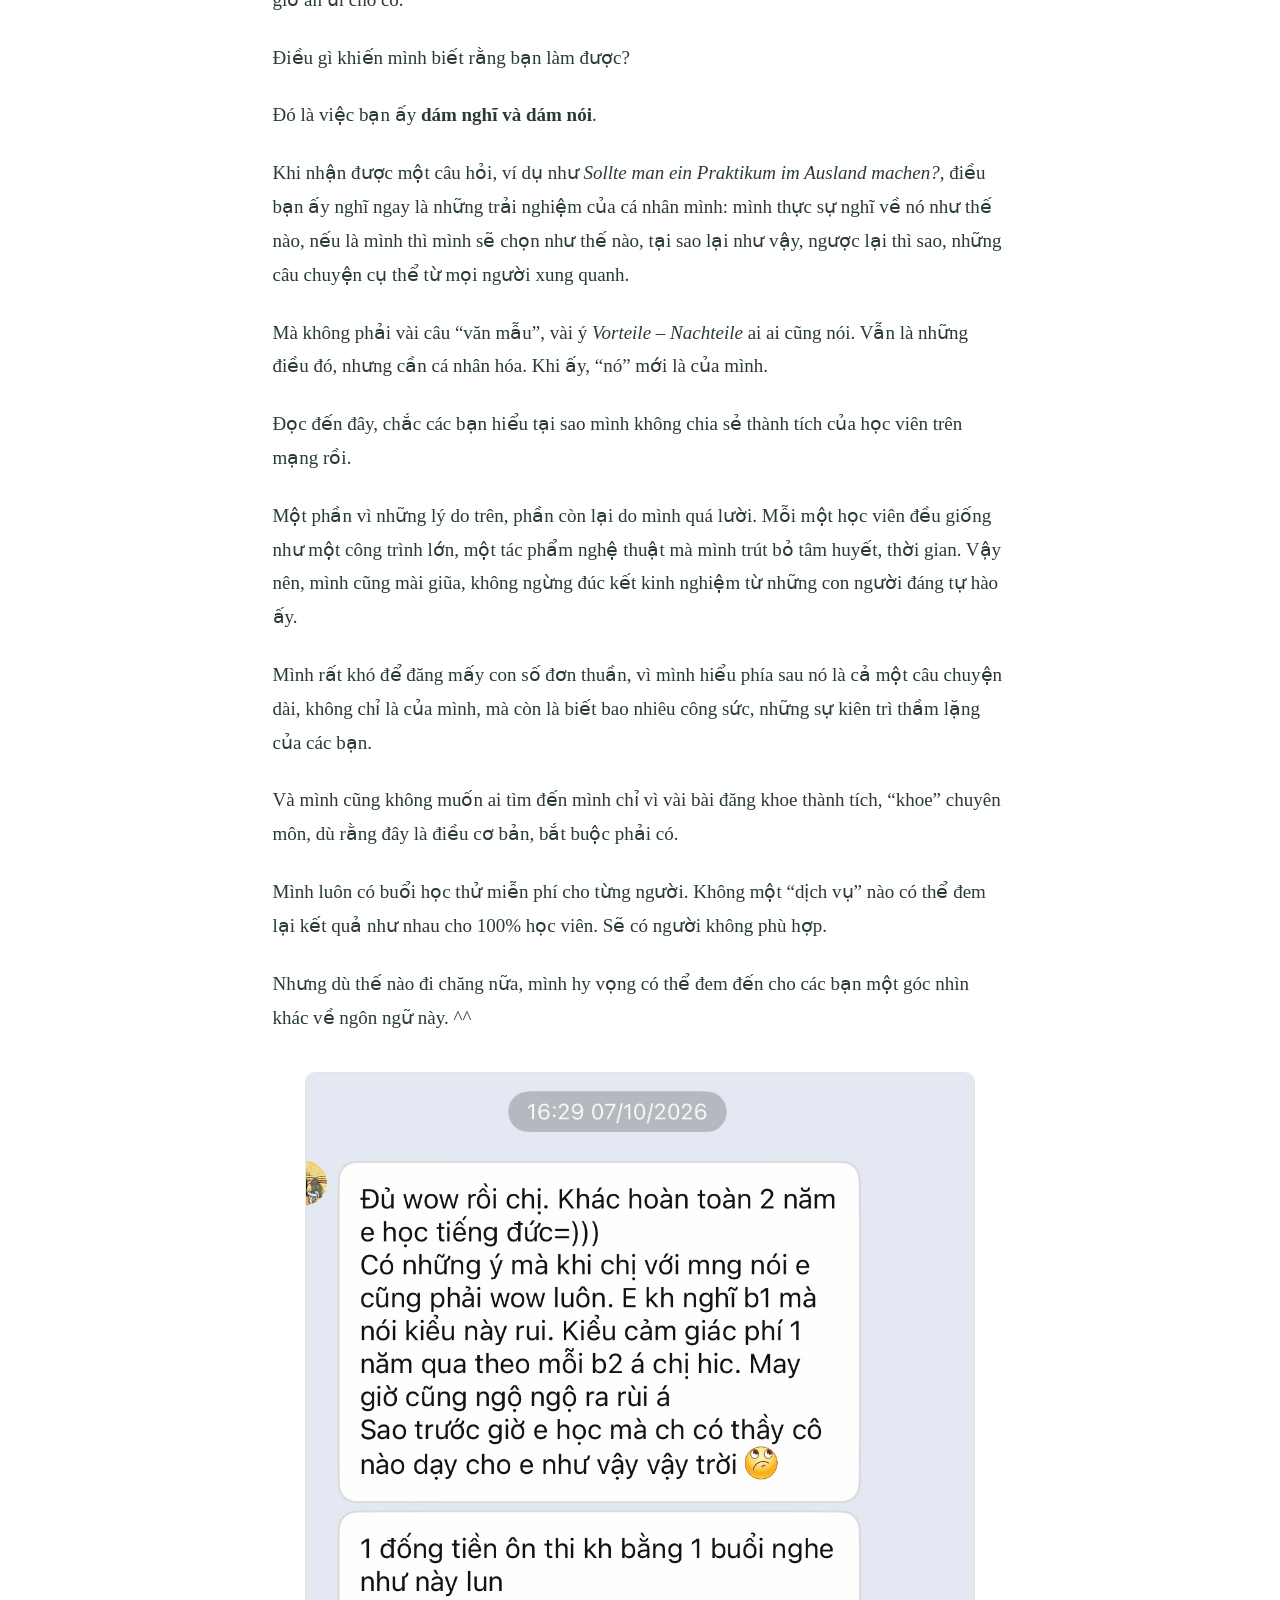
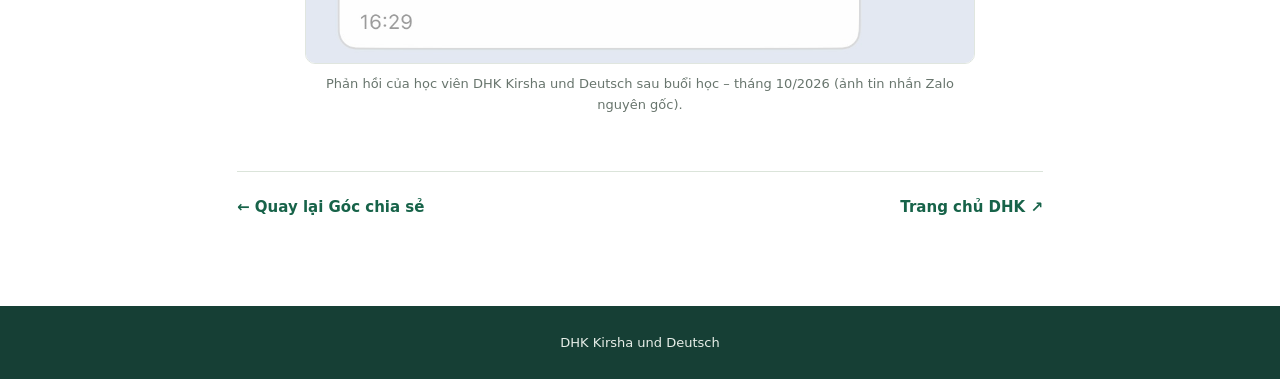
<file: bai-viet/hoc-a2-thi-b1-goethe-ba-ky-nang.html>
<!DOCTYPE html>
<html lang="vi">
<head>
  <meta charset="utf-8"/>
  <meta name="viewport" content="width=device-width, initial-scale=1"/>
  <meta name="theme-color" content="#163f35"/>

  <meta name="description" content="Mới học hết A2, chưa từng ôn thi nhưng vẫn đỗ 3 kỹ năng B1 Goethe với 83/100 điểm. Chia sẻ của Kirsha Nguyen tại DHK Kirsha und Deutsch."/>

  <title>Học hết A2, đỗ 3 kỹ năng B1 Goethe | DHK Kirsha und Deutsch</title>

  <link href="../assets/style.css" rel="stylesheet"/>
  <link href="../assets/blog.css" rel="stylesheet"/>
</head>

<body>

  <div class="site-mini">
    <a href="../index.html">
      <strong>DHK Kirsha und Deutsch</strong>
    </a>

    <nav>
      <a href="../index.html">Trang chủ</a>
      <a href="index.html">Góc chia sẻ</a>
      <a href="../index.html#lien-he">Liên hệ</a>
    </nav>
  </div>

  <main class="reader article-professional">

    <a class="backlink" href="index.html">← Tất cả bài viết</a>

    <p class="eyebrow">Học tiếng Đức · Chia sẻ từ lớp học</p>

    <h1>Mới học hết A2, chưa từng ôn thi nhưng vẫn thi đỗ B1 Goethe 3 kỹ năng 83/100 ngay từ lần đầu</h1>

    <div class="byline">
      Bài viết của <strong>Kirsha Nguyen</strong>
      <span>· DHK Kirsha und Deutsch</span>
    </div>

    <div class="prose">

      <p>Mình chưa từng chia sẻ thành tích của học sinh lên mạng xã hội. Vì đây là những thông tin cá nhân của các bạn, và một phần vì mình khá lười đăng bài. Nhưng hôm nay, mình muốn chia sẻ một chút về sự thật này.</p>

      <p>Phần tiêu đề nghe rất hấp dẫn, và có vẻ như là một trường hợp hiếm gặp, đúng không?</p>

      <p>Vì nhiều người thường học và nghĩ theo lối mòn rằng học đến trình độ nào, phải ôn đủ các định dạng nào, mới có thể thi đỗ được những kỳ thi đó. Học A2 thì chỉ có thể thi A2; học B1 muốn thi B2 phải học đủ lên B2.1, B2.2 rồi ôn khóa thi B2, may ra mới có cơ hội đỗ.</p>

      <p>Không phải. Mình thực sự muốn nói với các bạn rằng ngôn ngữ không vận hành như vậy.</p>

      <p>Các kỳ thi chứng chỉ được tạo ra không phải để phân loại các bạn theo đống ngữ pháp, từ vựng mà các bạn học theo A1, A2, B1 hay B2. Chúng được tạo ra để xem xét việc bạn có khả năng xử lý các tình huống từ cơ bản đến chuyên sâu trong đời sống hằng ngày, xung quanh bạn, rồi đến những chủ đề rộng hơn như trong xã hội, trong môi trường làm việc, học tập. Chỉ đơn giản như vậy thôi.</p>

      <p>Ai nói với các bạn rằng thi B1, B2, thậm chí là C1, cứ phải cố gắng nhét một đống ngữ pháp mà các bạn coi là “bậc cao” để gây ấn tượng với giám khảo?</p>

      <p>Chỉ chăm chăm vào việc thể hiện mình có nhiều từ vựng ra sao, có những cấu trúc ngữ pháp phức tạp “đúng” với trình độ như thế nào, đến mức quên mất rằng bản chất của giao tiếp là bày tỏ ý kiến, là truyền đạt suy nghĩ của mình <strong>MỘT CÁCH DỄ HIỂU, MỘT CÁCH MẠCH LẠC, MỘT CÁCH PHÙ HỢP</strong> với người đọc, người nghe.</p>

      <p>Nếu tiêu chí cốt lõi đó không đạt được, thì cái “vỏ” ngữ pháp, từ vựng có hay đến đâu, xét đến cùng cũng chỉ là chiếc vỏ rỗng.</p>

      <p>Các bạn không dám nêu ra quan điểm của mình, lúc nào cũng loay hoay với mấy ý <em>Vorteile – Nachteile</em> mẫu lặp đi lặp lại, không cá nhân hóa được những gì mình nói. Và điều này sẽ khiến những người ngồi đối diện các bạn nhận ra rằng các bạn không phải đang “sử dụng” tiếng Đức, mà các bạn thực sự chỉ đang “thi” tiếng Đức.</p>

      <p>Đó là lý do tại sao học viên của mình trong trường hợp trên, dù ngữ pháp và từ vựng đều rất tốt, gần như không mắc lỗi sai, nhưng vẫn trượt kỹ năng Viết.</p>

      <p>Nên nhớ rằng ngữ pháp chỉ là con thuyền “truyền tải” nội dung. Bởi vậy, cái “ruột” bên trong phải gọn gàng, phải mạch lạc, phải cá nhân hóa trước đã. Những thứ khác chỉ là công cụ mà thôi.</p>

      <p>Quay lại với trường hợp của học viên mình ở tiêu đề. Bạn ấy phải đi làm toàn thời gian trong một môi trường rất áp lực, cả về tinh thần lẫn sức khỏe, nên không có nhiều thời gian để tập trung hoàn toàn vào tiếng Đức.</p>

      <p>Vậy nên, khi học từ A1 đến kết thúc khóa A2 với mình, bạn ấy đã phải dừng việc học và tự ôn luyện. Tất nhiên, việc hỗ trợ tài liệu, chữa bài và góp ý của mình vẫn xuyên suốt thời gian đó.</p>

      <p>Bạn tham gia thi B1 Goethe, trúng hôm thi vào một chủ đề rất thú vị: <em>Glauben Sie an Informationen im Internet?</em> (Giáo viên thấy đề nào thú vị thì chắc học sinh sẽ thấy đề đó không đơn giản.)</p>

      <p>Bạn đạt <strong>83/100 điểm ở cả ba kỹ năng Nghe – Đọc – Nói</strong>. Kỹ năng Viết bạn được <strong>59/100 điểm</strong>, suýt soát đỗ.</p>

      <p>Khi bạn báo kết quả, mình không mấy bất ngờ, vì mình từng nói với bạn:</p>

      <p><em>“Cô không lo em bất kỳ kỹ năng nào, ngoại trừ Viết. Ngữ pháp em rất hoàn hảo, nhưng ý của em lan man, rất ‘Việt Nam’.”</em></p>

      <p>Đây là vấn đề nằm ở tư duy, chứ không đơn thuần ở ngôn ngữ nữa. Vậy nên không thể hoàn toàn sửa ngay chỉ qua vài bài nhận xét.</p>

      <figure class="evidence">
        <img
          src="../assets/minh-chung-ket-qua-b1.png"
          alt="Ảnh tin nhắn học viên thông báo kết quả thi B1 Goethe và ÖSD"
          loading="lazy"
        />
        <figcaption>
          Học viên đã hoàn thành A2 tại DHK Kirsha und Deutsch – tin nhắn thông báo kết quả thi B1 Goethe và ÖSD (ảnh gốc).
        </figcaption>
      </figure>

      <p>Trong suốt quá trình học, ngay từ khi giữa A1, việc học sinh của mình luyện phản biện bằng những chủ đề từ đơn giản đến mang tính xã hội như thế này một cách từ từ là điều rất bình thường, dù có lẽ chính các bạn cũng chưa nhận ra mình đang được định hướng như thế nào.</p>

      <p>Chương trình học vẫn theo tiêu chuẩn, phân cấp rõ ràng về kiến thức để các bạn dễ hình dung và tiếp thu. Nhưng khả năng giao tiếp, cũng như khả năng hình thành ý tưởng cho một <em>Vortrag</em>, mình chưa từng phân cấp như thế.</p>

      <p>Hầu hết học viên của mình, ngay từ khi cuối A1, đã bắt đầu làm quen và nói một cách <em>frei</em> về một số chủ đề cơ bản nhưng thú vị như <em>Liebe durch das Internet</em> hay <em>Wie kann man eine Fremdsprache lernen?</em></p>

      <p>Tất nhiên, bài có thể còn sơ sài, còn chưa đủ chiều sâu. Không có vấn đề gì. Quan trọng là các bạn đã dám nói, dám hình thành ý tưởng, dám vận dụng những gì mình học để bày tỏ quan điểm.</p>

      <p>Bởi vậy, khi mình nói với Hân (bạn học viên trên) rằng chắc chắn kỹ năng Nói của em sẽ đỗ, và đỗ cao, ngay từ buổi thứ 10 bắt đầu học tiếng Đức, đến tận trước khi thi, bạn vẫn nghĩ mình chỉ đang an ủi và động viên thôi.</p>

      <p>Nhưng mình luôn rất thẳng thắn với ưu điểm, khuyết điểm của học viên. Mình không bao giờ an ủi cho có.</p>

      <p>Điều gì khiến mình biết rằng bạn làm được?</p>

      <p>Đó là việc bạn ấy <strong>dám nghĩ và dám nói</strong>.</p>

      <p>Khi nhận được một câu hỏi, ví dụ như <em>Sollte man ein Praktikum im Ausland machen?</em>, điều bạn ấy nghĩ ngay là những trải nghiệm của cá nhân mình: mình thực sự nghĩ về nó như thế nào, nếu là mình thì mình sẽ chọn như thế nào, tại sao lại như vậy, ngược lại thì sao, những câu chuyện cụ thể từ mọi người xung quanh.</p>

      <p>Mà không phải vài câu “văn mẫu”, vài ý <em>Vorteile – Nachteile</em> ai ai cũng nói. Vẫn là những điều đó, nhưng cần cá nhân hóa. Khi ấy, “nó” mới là của mình.</p>

      <p>Đọc đến đây, chắc các bạn hiểu tại sao mình không chia sẻ thành tích của học viên trên mạng rồi.</p>

      <p>Một phần vì những lý do trên, phần còn lại do mình quá lười. Mỗi một học viên đều giống như một công trình lớn, một tác phẩm nghệ thuật mà mình trút bỏ tâm huyết, thời gian. Vậy nên, mình cũng mài giũa, không ngừng đúc kết kinh nghiệm từ những con người đáng tự hào ấy.</p>

      <p>Mình rất khó để đăng mấy con số đơn thuần, vì mình hiểu phía sau nó là cả một câu chuyện dài, không chỉ là của mình, mà còn là biết bao nhiêu công sức, những sự kiên trì thầm lặng của các bạn.</p>

      <p>Và mình cũng không muốn ai tìm đến mình chỉ vì vài bài đăng khoe thành tích, “khoe” chuyên môn, dù rằng đây là điều cơ bản, bắt buộc phải có.</p>

      <p>Mình luôn có buổi học thử miễn phí cho từng người. Không một “dịch vụ” nào có thể đem lại kết quả như nhau cho 100% học viên. Sẽ có người không phù hợp.</p>

      <p>Nhưng dù thế nào đi chăng nữa, mình hy vọng có thể đem đến cho các bạn một góc nhìn khác về ngôn ngữ này. ^^</p>

      <figure class="evidence">
        <img
          src="../assets/phan-hoi-hoc-vien-dhk.jpeg"
          alt="Ảnh phản hồi của học viên DHK sau buổi học"
          loading="lazy"
        />
        <figcaption>
          Phản hồi của học viên DHK Kirsha und Deutsch sau buổi học – tháng 10/2026 (ảnh tin nhắn Zalo nguyên gốc).
        </figcaption>
      </figure>

    </div>

    <div class="reader-nav">
      <a href="index.html">← Quay lại Góc chia sẻ</a>
      <a href="../index.html">Trang chủ DHK ↗</a>
    </div>

  </main>

  <footer class="article-foot">
    DHK Kirsha und Deutsch
  </footer>

</body>
</html>
</file>
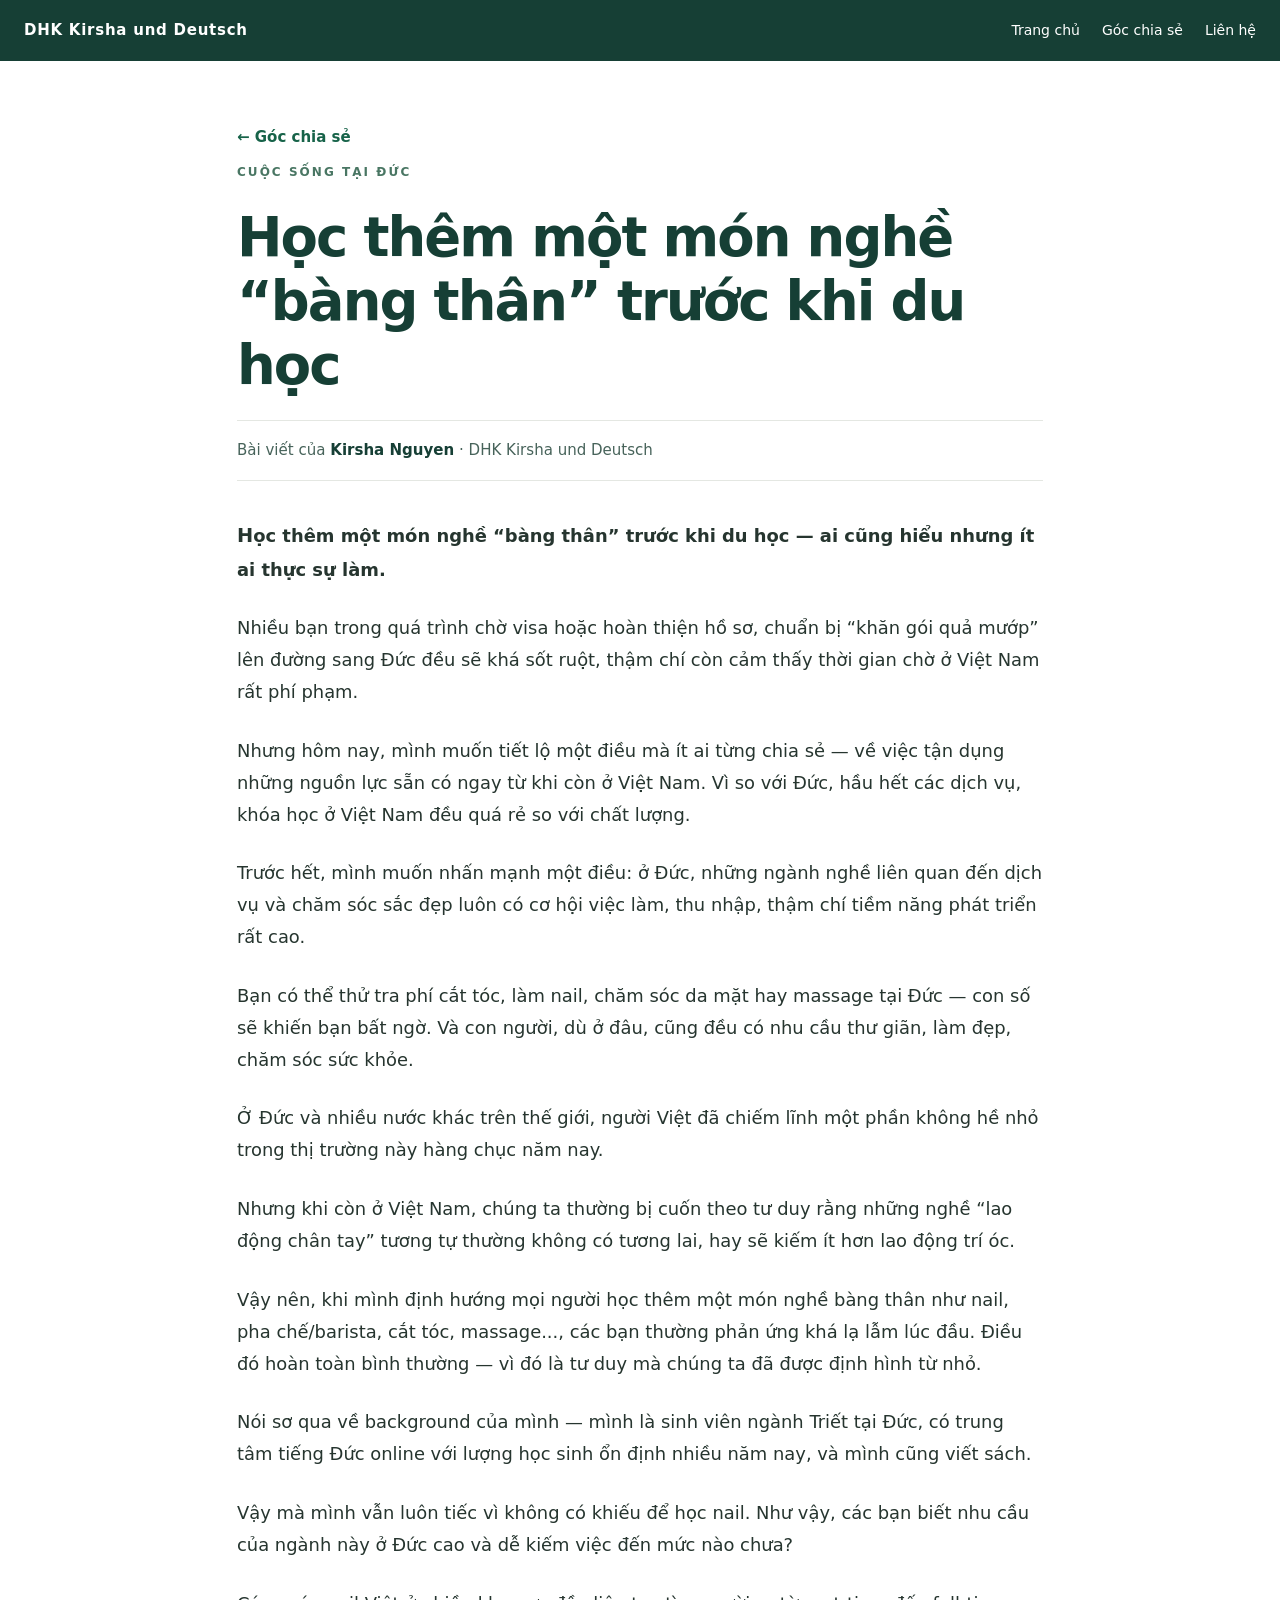
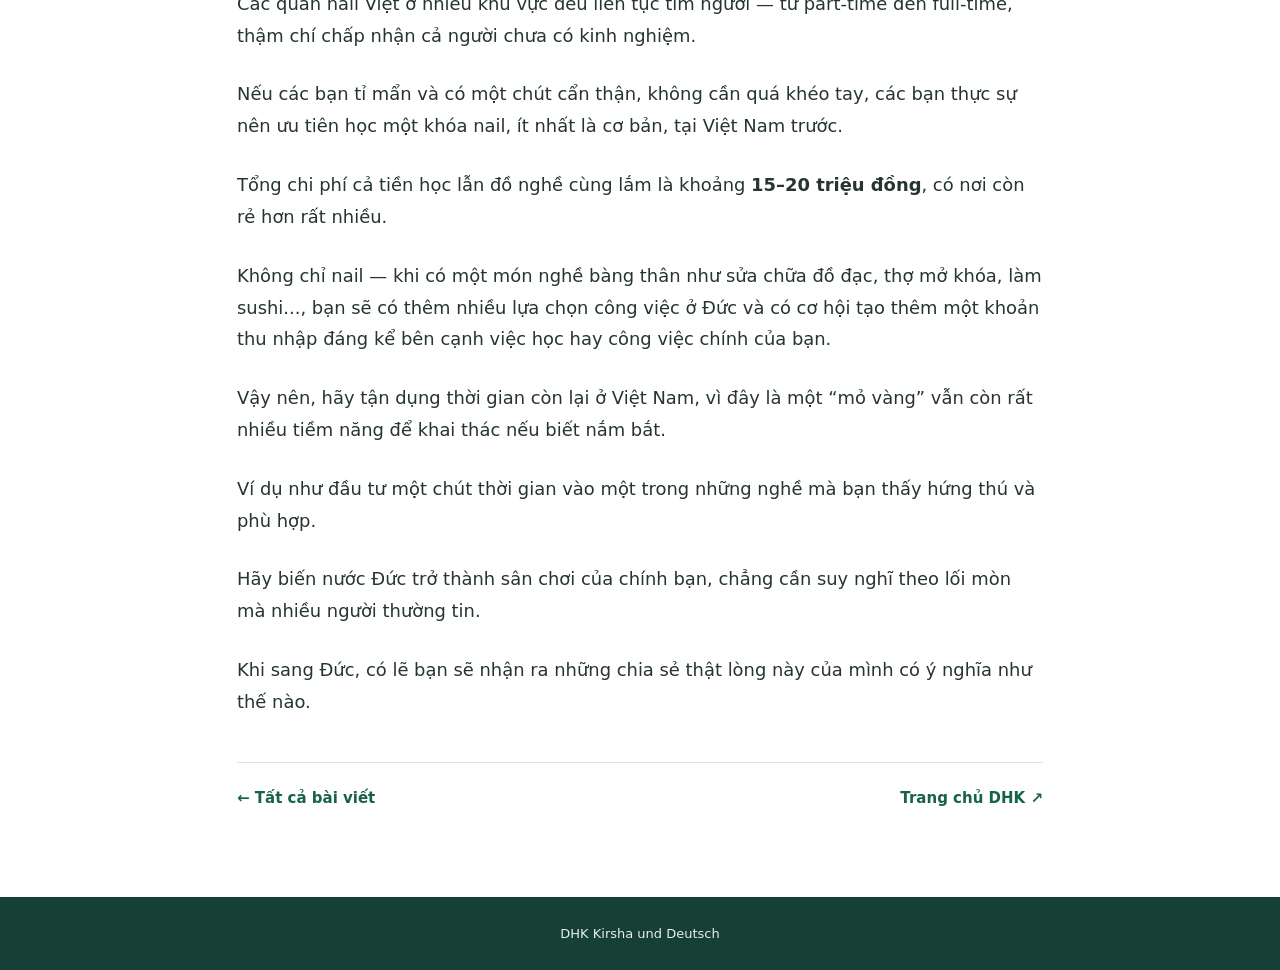
<file: bai-viet/hoc-mot-mon-nghe-truoc-du-hoc.html>
<!DOCTYPE html>
<html lang="vi">
<head>
  <meta charset="utf-8"/>
  <meta name="viewport" content="width=device-width, initial-scale=1"/>
  <meta name="theme-color" content="#163f35"/>

  <meta name="description" content="Học thêm một món nghề “bàng thân” trước khi du học — bài viết của Kirsha Nguyen tại DHK Kirsha und Deutsch."/>

  <title>Học thêm một món nghề “bàng thân” trước khi du học | DHK Kirsha und Deutsch</title>

  <link href="../assets/style.css" rel="stylesheet"/>
  <link href="../assets/blog.css" rel="stylesheet"/>
</head>

<body>

  <div class="site-mini">
    <a href="../index.html">
      <strong>DHK Kirsha und Deutsch</strong>
    </a>

    <nav>
      <a href="../index.html">Trang chủ</a>
      <a href="index.html">Góc chia sẻ</a>
      <a href="../index.html#lien-he">Liên hệ</a>
    </nav>
  </div>

  <main class="reader article-professional">

    <a class="backlink" href="index.html">← Góc chia sẻ</a>

    <p class="eyebrow">Cuộc sống tại Đức</p>

    <h1>Học thêm một món nghề “bàng thân” trước khi du học</h1>

    <div class="byline">
      Bài viết của <strong>Kirsha Nguyen</strong>
      <span>· DHK Kirsha und Deutsch</span>
    </div>

    <div class="article-text">

      <p><strong>Học thêm một món nghề “bàng thân” trước khi du học — ai cũng hiểu nhưng ít ai thực sự làm.</strong></p>

      <p>Nhiều bạn trong quá trình chờ visa hoặc hoàn thiện hồ sơ, chuẩn bị “khăn gói quả mướp” lên đường sang Đức đều sẽ khá sốt ruột, thậm chí còn cảm thấy thời gian chờ ở Việt Nam rất phí phạm.</p>

      <p>Nhưng hôm nay, mình muốn tiết lộ một điều mà ít ai từng chia sẻ — về việc tận dụng những nguồn lực sẵn có ngay từ khi còn ở Việt Nam. Vì so với Đức, hầu hết các dịch vụ, khóa học ở Việt Nam đều quá rẻ so với chất lượng.</p>

      <p>Trước hết, mình muốn nhấn mạnh một điều: ở Đức, những ngành nghề liên quan đến dịch vụ và chăm sóc sắc đẹp luôn có cơ hội việc làm, thu nhập, thậm chí tiềm năng phát triển rất cao.</p>

      <p>Bạn có thể thử tra phí cắt tóc, làm nail, chăm sóc da mặt hay massage tại Đức — con số sẽ khiến bạn bất ngờ. Và con người, dù ở đâu, cũng đều có nhu cầu thư giãn, làm đẹp, chăm sóc sức khỏe.</p>

      <p>Ở Đức và nhiều nước khác trên thế giới, người Việt đã chiếm lĩnh một phần không hề nhỏ trong thị trường này hàng chục năm nay.</p>

      <p>Nhưng khi còn ở Việt Nam, chúng ta thường bị cuốn theo tư duy rằng những nghề “lao động chân tay” tương tự thường không có tương lai, hay sẽ kiếm ít hơn lao động trí óc.</p>

      <p>Vậy nên, khi mình định hướng mọi người học thêm một món nghề bàng thân như nail, pha chế/barista, cắt tóc, massage..., các bạn thường phản ứng khá lạ lẫm lúc đầu. Điều đó hoàn toàn bình thường — vì đó là tư duy mà chúng ta đã được định hình từ nhỏ.</p>

      <p>Nói sơ qua về background của mình — mình là sinh viên ngành Triết tại Đức, có trung tâm tiếng Đức online với lượng học sinh ổn định nhiều năm nay, và mình cũng viết sách.</p>

      <p>Vậy mà mình vẫn luôn tiếc vì không có khiếu để học nail. Như vậy, các bạn biết nhu cầu của ngành này ở Đức cao và dễ kiếm việc đến mức nào chưa?</p>

      <p>Các quán nail Việt ở nhiều khu vực đều liên tục tìm người — từ part-time đến full-time, thậm chí chấp nhận cả người chưa có kinh nghiệm.</p>

      <p>Nếu các bạn tỉ mẩn và có một chút cẩn thận, không cần quá khéo tay, các bạn thực sự nên ưu tiên học một khóa nail, ít nhất là cơ bản, tại Việt Nam trước.</p>

      <p>Tổng chi phí cả tiền học lẫn đồ nghề cùng lắm là khoảng <strong>15–20 triệu đồng</strong>, có nơi còn rẻ hơn rất nhiều.</p>

      <p>Không chỉ nail — khi có một món nghề bàng thân như sửa chữa đồ đạc, thợ mở khóa, làm sushi..., bạn sẽ có thêm nhiều lựa chọn công việc ở Đức và có cơ hội tạo thêm một khoản thu nhập đáng kể bên cạnh việc học hay công việc chính của bạn.</p>

      <p>Vậy nên, hãy tận dụng thời gian còn lại ở Việt Nam, vì đây là một “mỏ vàng” vẫn còn rất nhiều tiềm năng để khai thác nếu biết nắm bắt.</p>

      <p>Ví dụ như đầu tư một chút thời gian vào một trong những nghề mà bạn thấy hứng thú và phù hợp.</p>

      <p>Hãy biến nước Đức trở thành sân chơi của chính bạn, chẳng cần suy nghĩ theo lối mòn mà nhiều người thường tin.</p>

      <p>Khi sang Đức, có lẽ bạn sẽ nhận ra những chia sẻ thật lòng này của mình có ý nghĩa như thế nào.</p>

    </div>

    <div class="reader-nav">
      <a href="index.html">← Tất cả bài viết</a>
      <a href="../index.html">Trang chủ DHK ↗</a>
    </div>

  </main>

  <footer class="article-foot">
    DHK Kirsha und Deutsch
  </footer>

</body>
</html>
</file>
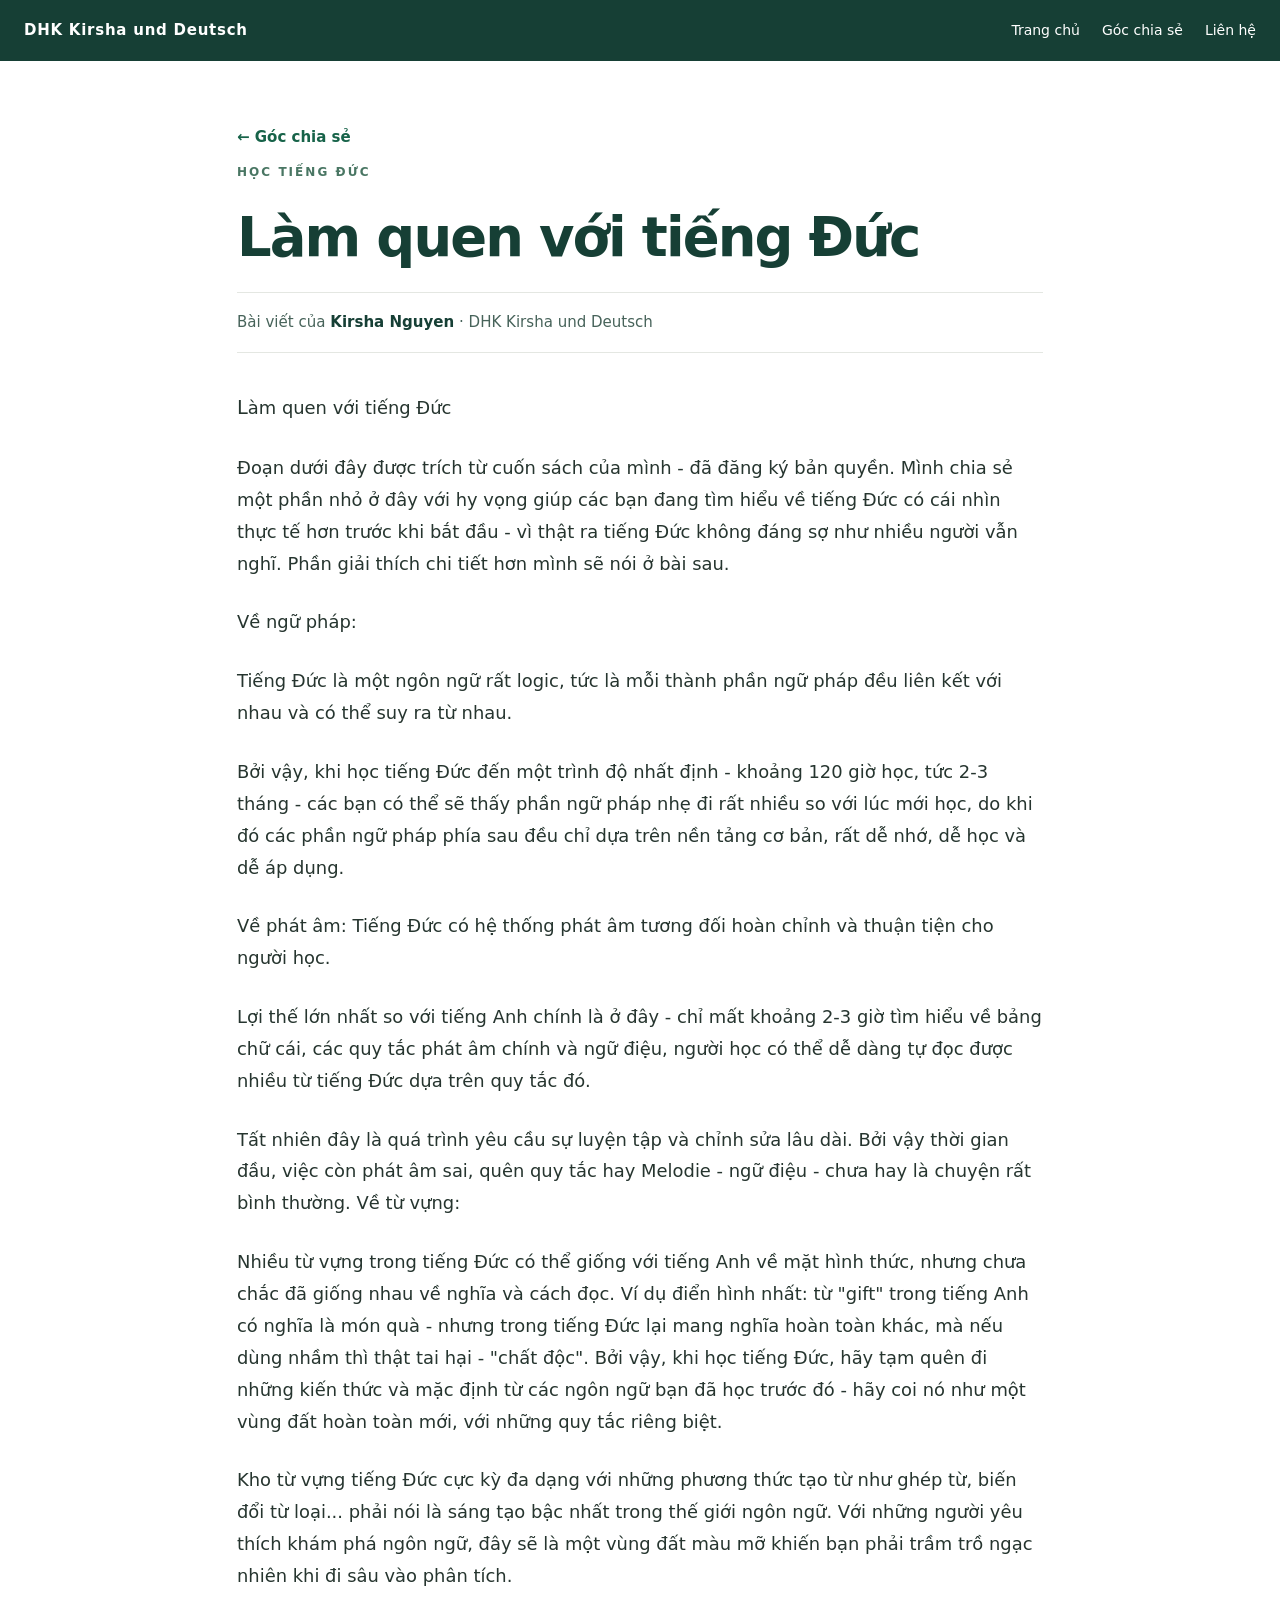
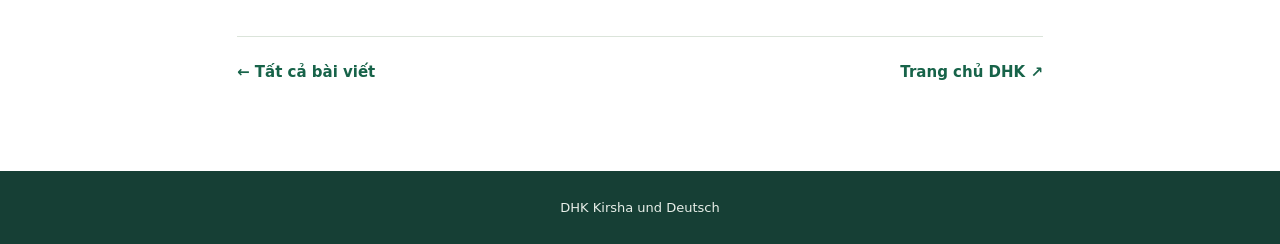
<file: bai-viet/lam-quen-voi-tieng-duc.html>
<!DOCTYPE html>
<html lang="vi"><head><meta charset="utf-8"/><meta content="width=device-width,initial-scale=1" name="viewport"/><meta content="#163f35" name="theme-color"/><meta content="Làm quen với tiếng Đức — bài viết của Kirsha Nguyen tại DHK Kirsha und Deutsch." name="description"/><title>Làm quen với tiếng Đức | DHK Kirsha und Deutsch</title><link href="../assets/style.css" rel="stylesheet"/><link href="../assets/blog.css" rel="stylesheet"/></head><body><div class="site-mini"><a href="../index.html"><strong>DHK Kirsha und Deutsch</strong></a><nav><a href="../index.html">Trang chủ</a><a href="index.html">Góc chia sẻ</a><a href="../index.html#lien-he">Liên hệ</a></nav></div><main class="reader article-professional"><a class="backlink" href="index.html">← Góc chia sẻ</a><p class="eyebrow">Học tiếng Đức</p><h1>Làm quen với tiếng Đức</h1><div class="byline">Bài viết của <strong>Kirsha Nguyen</strong> <span>· DHK Kirsha und Deutsch</span></div><div class="article-text"><p>Làm quen với tiếng Đức</p>
<p>Đoạn dưới đây được trích từ cuốn sách của mình - đã đăng ký bản quyền. Mình chia sẻ một phần nhỏ ở đây với hy vọng giúp các bạn đang tìm hiểu về tiếng Đức có cái nhìn thực tế hơn trước khi bắt đầu - vì thật ra tiếng Đức không đáng sợ như nhiều người vẫn nghĩ. Phần giải thích chi tiết hơn mình sẽ nói ở bài sau.</p>
<p>Về ngữ pháp:</p>
<p>Tiếng Đức là một ngôn ngữ rất logic, tức là mỗi thành phần ngữ pháp đều liên kết với nhau và có thể suy ra từ nhau.</p>
<p>Bởi vậy, khi học tiếng Đức đến một trình độ nhất định - khoảng 120 giờ học, tức 2-3 tháng - các bạn có thể sẽ thấy phần ngữ pháp nhẹ đi rất nhiều so với lúc mới học, do khi đó các phần ngữ pháp phía sau đều chỉ dựa trên nền tảng cơ bản, rất dễ nhớ, dễ học và dễ áp dụng.</p>
<p>Về phát âm: Tiếng Đức có hệ thống phát âm tương đối hoàn chỉnh và thuận tiện cho người học.</p>
<p>Lợi thế lớn nhất so với tiếng Anh chính là ở đây - chỉ mất khoảng 2-3 giờ tìm hiểu về bảng chữ cái, các quy tắc phát âm chính và ngữ điệu, người học có thể dễ dàng tự đọc được nhiều từ tiếng Đức dựa trên quy tắc đó.</p>
<p>Tất nhiên đây là quá trình yêu cầu sự luyện tập và chỉnh sửa lâu dài. Bởi vậy thời gian đầu, việc còn phát âm sai, quên quy tắc hay Melodie - ngữ điệu - chưa hay là chuyện rất bình thường. Về từ vựng:</p>
<p>Nhiều từ vựng trong tiếng Đức có thể giống với tiếng Anh về mặt hình thức, nhưng chưa chắc đã giống nhau về nghĩa và cách đọc. Ví dụ điển hình nhất: từ "gift" trong tiếng Anh có nghĩa là món quà - nhưng trong tiếng Đức lại mang nghĩa hoàn toàn khác, mà nếu dùng nhầm thì thật tai hại - "chất độc". Bởi vậy, khi học tiếng Đức, hãy tạm quên đi những kiến thức và mặc định từ các ngôn ngữ bạn đã học trước đó - hãy coi nó như một vùng đất hoàn toàn mới, với những quy tắc riêng biệt.</p>
<p>Kho từ vựng tiếng Đức cực kỳ đa dạng với những phương thức tạo từ như ghép từ, biến đổi từ loại... phải nói là sáng tạo bậc nhất trong thế giới ngôn ngữ. Với những người yêu thích khám phá ngôn ngữ, đây sẽ là một vùng đất màu mỡ khiến bạn phải trầm trồ ngạc nhiên khi đi sâu vào phân tích.</p></div><div class="reader-nav"><a href="index.html">← Tất cả bài viết</a><a href="../index.html">Trang chủ DHK ↗</a></div></main><footer class="article-foot">DHK Kirsha und Deutsch</footer></body></html>
</file>
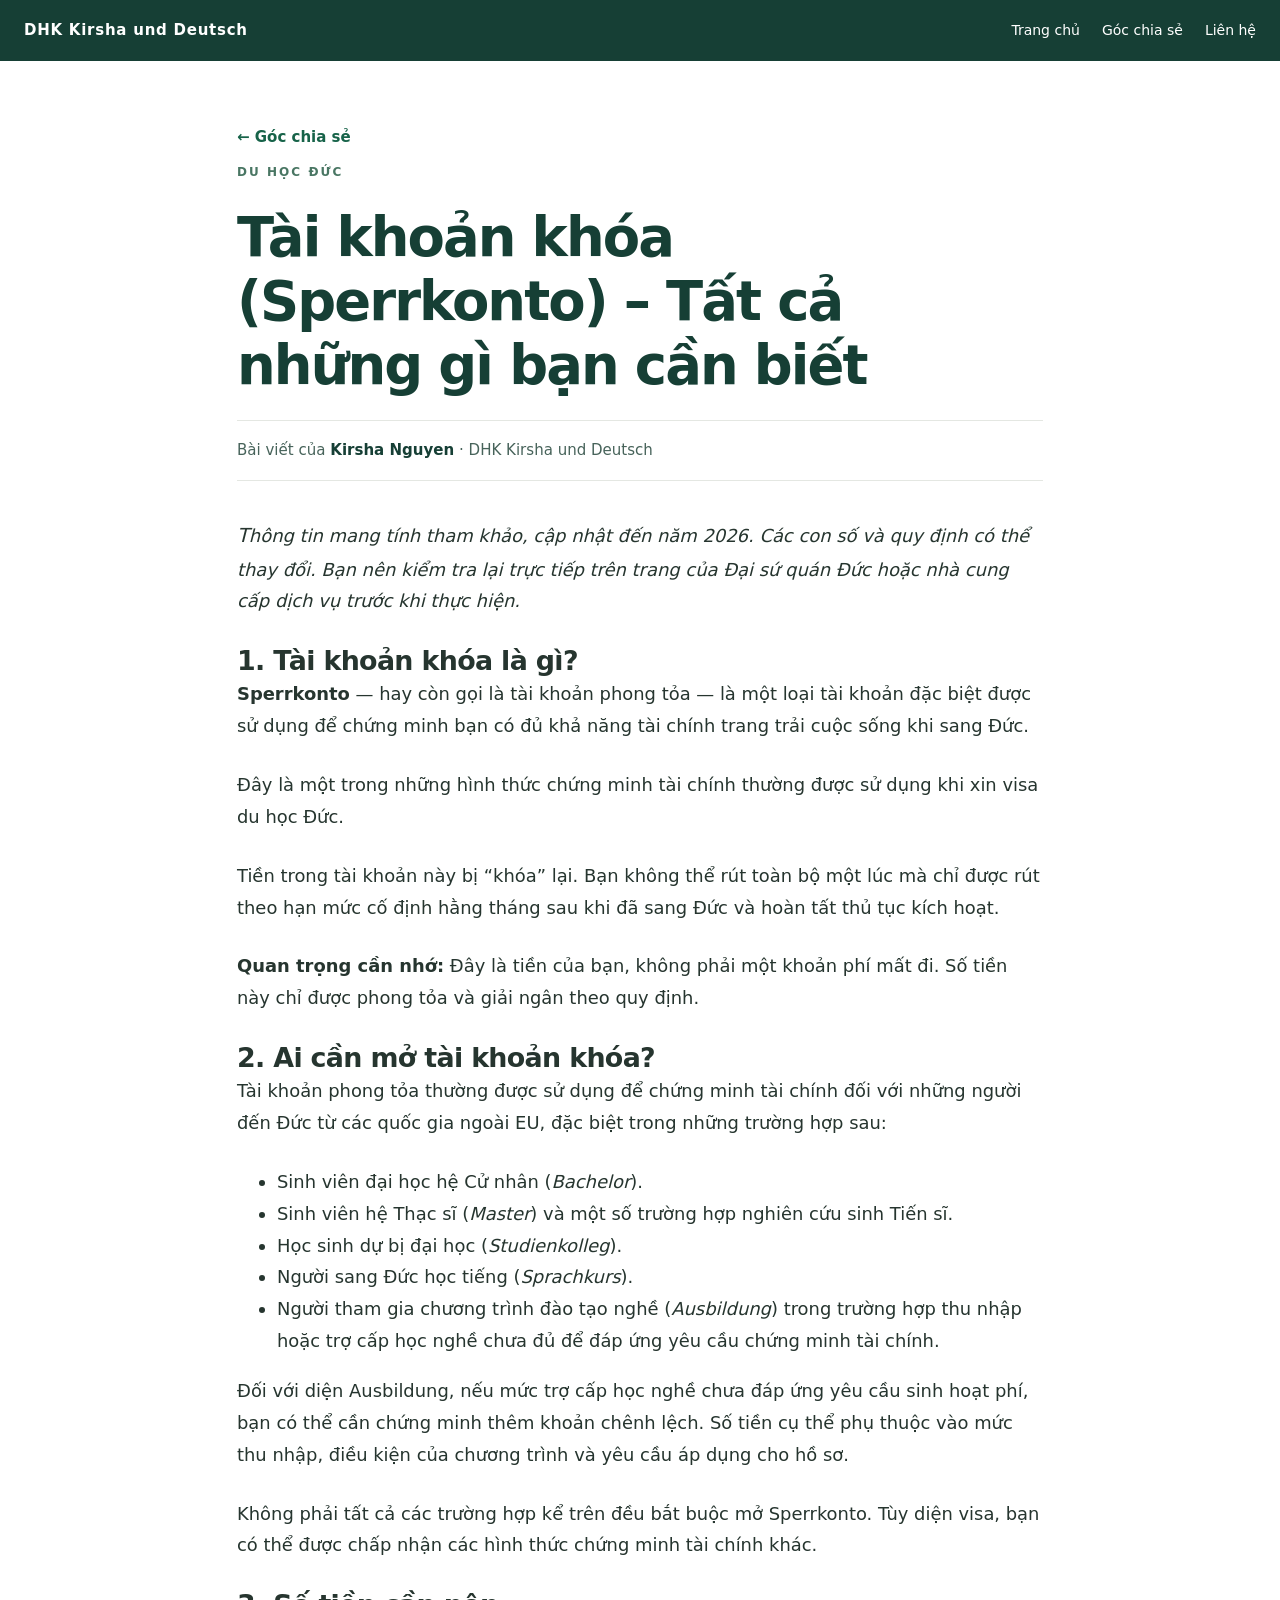
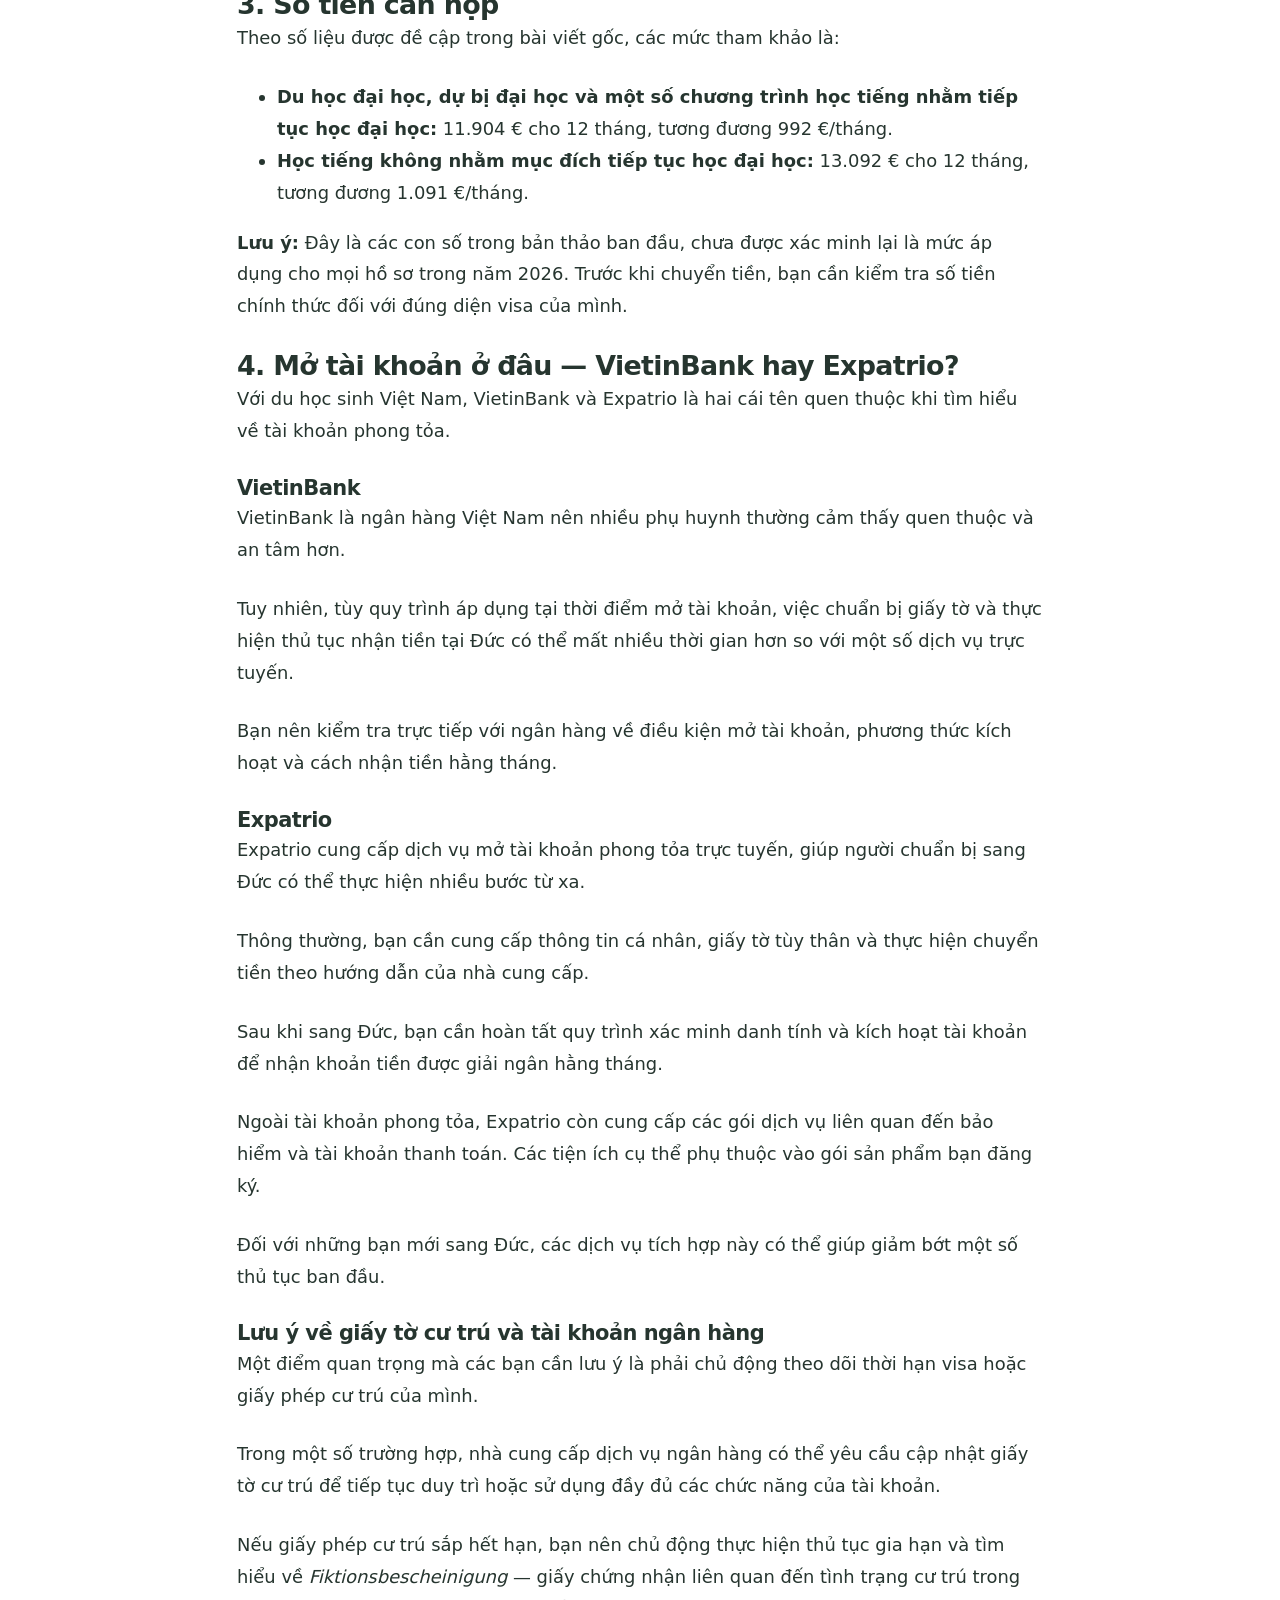
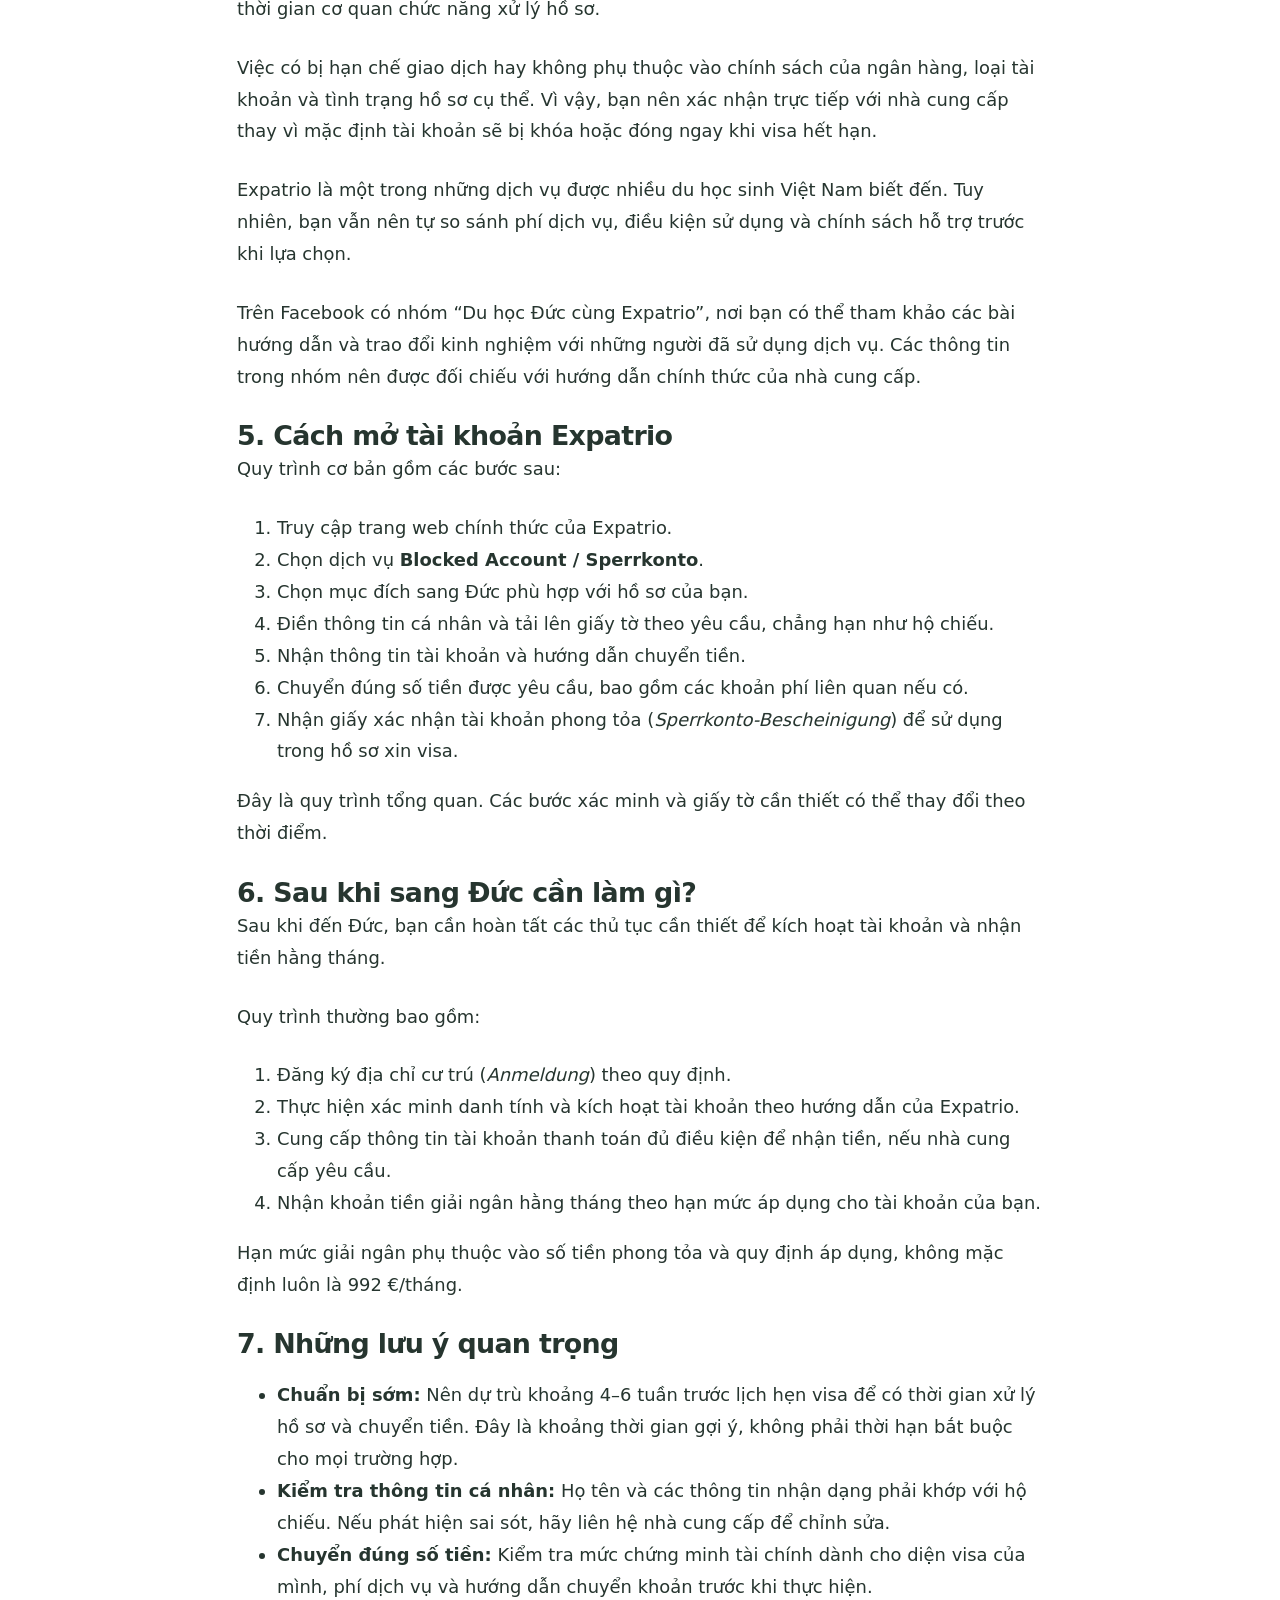
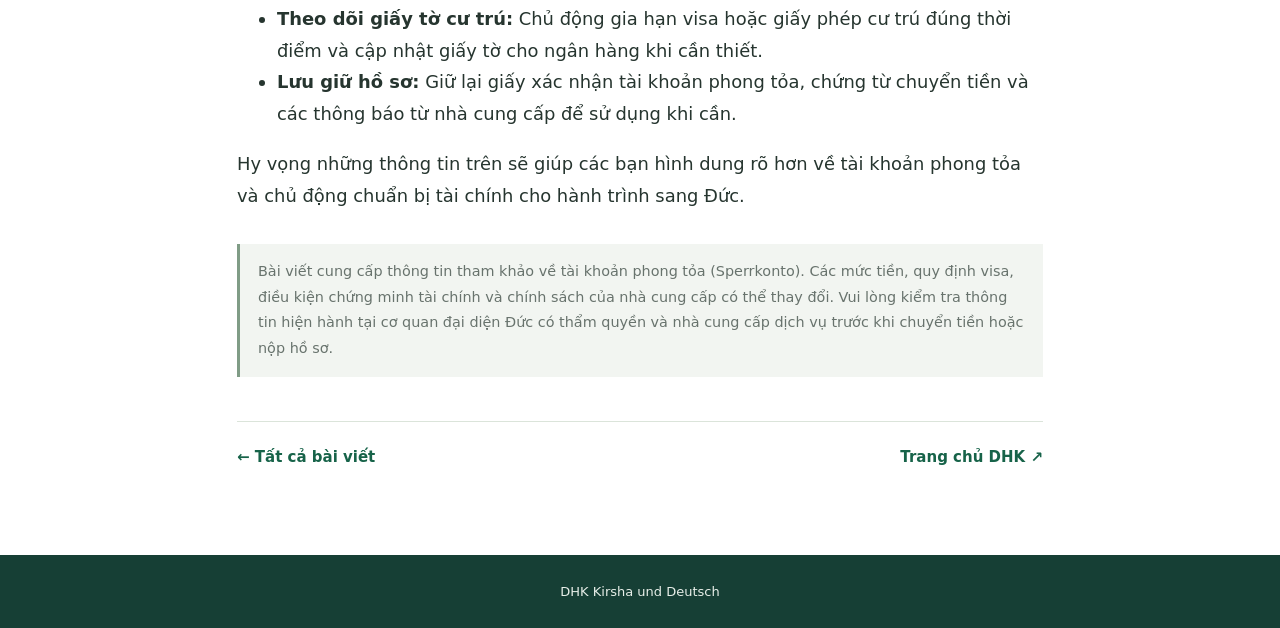
<file: bai-viet/tai-khoan-khoa-sperrkonto.html>
<!DOCTYPE html>
<html lang="vi">
<head>
  <meta charset="utf-8"/>
  <meta name="viewport" content="width=device-width, initial-scale=1"/>
  <meta name="theme-color" content="#163f35"/>

  <meta
    name="description"
    content="Tài khoản khóa (Sperrkonto) – Tất cả những gì bạn cần biết. Bài viết của Kirsha Nguyen tại DHK Kirsha und Deutsch."
  />

  <title>Tài khoản khóa (Sperrkonto) – Tất cả những gì bạn cần biết | DHK Kirsha und Deutsch</title>

  <link href="../assets/style.css" rel="stylesheet"/>
  <link href="../assets/blog.css" rel="stylesheet"/>
</head>

<body>

  <div class="site-mini">
    <a href="../index.html">
      <strong>DHK Kirsha und Deutsch</strong>
    </a>

    <nav>
      <a href="../index.html">Trang chủ</a>
      <a href="index.html">Góc chia sẻ</a>
      <a href="../index.html#lien-he">Liên hệ</a>
    </nav>
  </div>

  <main class="reader article-professional">

    <a class="backlink" href="index.html">← Góc chia sẻ</a>

    <p class="eyebrow">Du học Đức</p>

    <h1>Tài khoản khóa (Sperrkonto) – Tất cả những gì bạn cần biết</h1>

    <div class="byline">
      Bài viết của <strong>Kirsha Nguyen</strong>
      <span>· DHK Kirsha und Deutsch</span>
    </div>

    <div class="article-text">

      <p><em>Thông tin mang tính tham khảo, cập nhật đến năm 2026. Các con số và quy định có thể thay đổi. Bạn nên kiểm tra lại trực tiếp trên trang của Đại sứ quán Đức hoặc nhà cung cấp dịch vụ trước khi thực hiện.</em></p>

      <h2>1. Tài khoản khóa là gì?</h2>

      <p><strong>Sperrkonto</strong> — hay còn gọi là tài khoản phong tỏa — là một loại tài khoản đặc biệt được sử dụng để chứng minh bạn có đủ khả năng tài chính trang trải cuộc sống khi sang Đức.</p>

      <p>Đây là một trong những hình thức chứng minh tài chính thường được sử dụng khi xin visa du học Đức.</p>

      <p>Tiền trong tài khoản này bị “khóa” lại. Bạn không thể rút toàn bộ một lúc mà chỉ được rút theo hạn mức cố định hằng tháng sau khi đã sang Đức và hoàn tất thủ tục kích hoạt.</p>

      <p><strong>Quan trọng cần nhớ:</strong> Đây là tiền của bạn, không phải một khoản phí mất đi. Số tiền này chỉ được phong tỏa và giải ngân theo quy định.</p>

      <h2>2. Ai cần mở tài khoản khóa?</h2>

      <p>Tài khoản phong tỏa thường được sử dụng để chứng minh tài chính đối với những người đến Đức từ các quốc gia ngoài EU, đặc biệt trong những trường hợp sau:</p>

      <ul>
        <li>Sinh viên đại học hệ Cử nhân (<em>Bachelor</em>).</li>
        <li>Sinh viên hệ Thạc sĩ (<em>Master</em>) và một số trường hợp nghiên cứu sinh Tiến sĩ.</li>
        <li>Học sinh dự bị đại học (<em>Studienkolleg</em>).</li>
        <li>Người sang Đức học tiếng (<em>Sprachkurs</em>).</li>
        <li>Người tham gia chương trình đào tạo nghề (<em>Ausbildung</em>) trong trường hợp thu nhập hoặc trợ cấp học nghề chưa đủ để đáp ứng yêu cầu chứng minh tài chính.</li>
      </ul>

      <p>Đối với diện Ausbildung, nếu mức trợ cấp học nghề chưa đáp ứng yêu cầu sinh hoạt phí, bạn có thể cần chứng minh thêm khoản chênh lệch. Số tiền cụ thể phụ thuộc vào mức thu nhập, điều kiện của chương trình và yêu cầu áp dụng cho hồ sơ.</p>

      <p>Không phải tất cả các trường hợp kể trên đều bắt buộc mở Sperrkonto. Tùy diện visa, bạn có thể được chấp nhận các hình thức chứng minh tài chính khác.</p>

      <h2>3. Số tiền cần nộp</h2>

      <p>Theo số liệu được đề cập trong bài viết gốc, các mức tham khảo là:</p>

      <ul>
        <li>
          <strong>Du học đại học, dự bị đại học và một số chương trình học tiếng nhằm tiếp tục học đại học:</strong>
          11.904 € cho 12 tháng, tương đương 992 €/tháng.
        </li>
        <li>
          <strong>Học tiếng không nhằm mục đích tiếp tục học đại học:</strong>
          13.092 € cho 12 tháng, tương đương 1.091 €/tháng.
        </li>
      </ul>

      <p><strong>Lưu ý:</strong> Đây là các con số trong bản thảo ban đầu, chưa được xác minh lại là mức áp dụng cho mọi hồ sơ trong năm 2026. Trước khi chuyển tiền, bạn cần kiểm tra số tiền chính thức đối với đúng diện visa của mình.</p>

      <h2>4. Mở tài khoản ở đâu — VietinBank hay Expatrio?</h2>

      <p>Với du học sinh Việt Nam, VietinBank và Expatrio là hai cái tên quen thuộc khi tìm hiểu về tài khoản phong tỏa.</p>

      <h3>VietinBank</h3>

      <p>VietinBank là ngân hàng Việt Nam nên nhiều phụ huynh thường cảm thấy quen thuộc và an tâm hơn.</p>

      <p>Tuy nhiên, tùy quy trình áp dụng tại thời điểm mở tài khoản, việc chuẩn bị giấy tờ và thực hiện thủ tục nhận tiền tại Đức có thể mất nhiều thời gian hơn so với một số dịch vụ trực tuyến.</p>

      <p>Bạn nên kiểm tra trực tiếp với ngân hàng về điều kiện mở tài khoản, phương thức kích hoạt và cách nhận tiền hằng tháng.</p>

      <h3>Expatrio</h3>

      <p>Expatrio cung cấp dịch vụ mở tài khoản phong tỏa trực tuyến, giúp người chuẩn bị sang Đức có thể thực hiện nhiều bước từ xa.</p>

      <p>Thông thường, bạn cần cung cấp thông tin cá nhân, giấy tờ tùy thân và thực hiện chuyển tiền theo hướng dẫn của nhà cung cấp.</p>

      <p>Sau khi sang Đức, bạn cần hoàn tất quy trình xác minh danh tính và kích hoạt tài khoản để nhận khoản tiền được giải ngân hằng tháng.</p>

      <p>Ngoài tài khoản phong tỏa, Expatrio còn cung cấp các gói dịch vụ liên quan đến bảo hiểm và tài khoản thanh toán. Các tiện ích cụ thể phụ thuộc vào gói sản phẩm bạn đăng ký.</p>

      <p>Đối với những bạn mới sang Đức, các dịch vụ tích hợp này có thể giúp giảm bớt một số thủ tục ban đầu.</p>

      <h3>Lưu ý về giấy tờ cư trú và tài khoản ngân hàng</h3>

      <p>Một điểm quan trọng mà các bạn cần lưu ý là phải chủ động theo dõi thời hạn visa hoặc giấy phép cư trú của mình.</p>

      <p>Trong một số trường hợp, nhà cung cấp dịch vụ ngân hàng có thể yêu cầu cập nhật giấy tờ cư trú để tiếp tục duy trì hoặc sử dụng đầy đủ các chức năng của tài khoản.</p>

      <p>Nếu giấy phép cư trú sắp hết hạn, bạn nên chủ động thực hiện thủ tục gia hạn và tìm hiểu về <em>Fiktionsbescheinigung</em> — giấy chứng nhận liên quan đến tình trạng cư trú trong thời gian cơ quan chức năng xử lý hồ sơ.</p>

      <p>Việc có bị hạn chế giao dịch hay không phụ thuộc vào chính sách của ngân hàng, loại tài khoản và tình trạng hồ sơ cụ thể. Vì vậy, bạn nên xác nhận trực tiếp với nhà cung cấp thay vì mặc định tài khoản sẽ bị khóa hoặc đóng ngay khi visa hết hạn.</p>

      <p>Expatrio là một trong những dịch vụ được nhiều du học sinh Việt Nam biết đến. Tuy nhiên, bạn vẫn nên tự so sánh phí dịch vụ, điều kiện sử dụng và chính sách hỗ trợ trước khi lựa chọn.</p>

      <p>Trên Facebook có nhóm “Du học Đức cùng Expatrio”, nơi bạn có thể tham khảo các bài hướng dẫn và trao đổi kinh nghiệm với những người đã sử dụng dịch vụ. Các thông tin trong nhóm nên được đối chiếu với hướng dẫn chính thức của nhà cung cấp.</p>

      <h2>5. Cách mở tài khoản Expatrio</h2>

      <p>Quy trình cơ bản gồm các bước sau:</p>

      <ol>
        <li>Truy cập trang web chính thức của Expatrio.</li>
        <li>Chọn dịch vụ <strong>Blocked Account / Sperrkonto</strong>.</li>
        <li>Chọn mục đích sang Đức phù hợp với hồ sơ của bạn.</li>
        <li>Điền thông tin cá nhân và tải lên giấy tờ theo yêu cầu, chẳng hạn như hộ chiếu.</li>
        <li>Nhận thông tin tài khoản và hướng dẫn chuyển tiền.</li>
        <li>Chuyển đúng số tiền được yêu cầu, bao gồm các khoản phí liên quan nếu có.</li>
        <li>Nhận giấy xác nhận tài khoản phong tỏa (<em>Sperrkonto-Bescheinigung</em>) để sử dụng trong hồ sơ xin visa.</li>
      </ol>

      <p>Đây là quy trình tổng quan. Các bước xác minh và giấy tờ cần thiết có thể thay đổi theo thời điểm.</p>

      <h2>6. Sau khi sang Đức cần làm gì?</h2>

      <p>Sau khi đến Đức, bạn cần hoàn tất các thủ tục cần thiết để kích hoạt tài khoản và nhận tiền hằng tháng.</p>

      <p>Quy trình thường bao gồm:</p>

      <ol>
        <li>Đăng ký địa chỉ cư trú (<em>Anmeldung</em>) theo quy định.</li>
        <li>Thực hiện xác minh danh tính và kích hoạt tài khoản theo hướng dẫn của Expatrio.</li>
        <li>Cung cấp thông tin tài khoản thanh toán đủ điều kiện để nhận tiền, nếu nhà cung cấp yêu cầu.</li>
        <li>Nhận khoản tiền giải ngân hằng tháng theo hạn mức áp dụng cho tài khoản của bạn.</li>
      </ol>

      <p>Hạn mức giải ngân phụ thuộc vào số tiền phong tỏa và quy định áp dụng, không mặc định luôn là 992 €/tháng.</p>

      <h2>7. Những lưu ý quan trọng</h2>

      <ul>
        <li><strong>Chuẩn bị sớm:</strong> Nên dự trù khoảng 4–6 tuần trước lịch hẹn visa để có thời gian xử lý hồ sơ và chuyển tiền. Đây là khoảng thời gian gợi ý, không phải thời hạn bắt buộc cho mọi trường hợp.</li>
        <li><strong>Kiểm tra thông tin cá nhân:</strong> Họ tên và các thông tin nhận dạng phải khớp với hộ chiếu. Nếu phát hiện sai sót, hãy liên hệ nhà cung cấp để chỉnh sửa.</li>
        <li><strong>Chuyển đúng số tiền:</strong> Kiểm tra mức chứng minh tài chính dành cho diện visa của mình, phí dịch vụ và hướng dẫn chuyển khoản trước khi thực hiện.</li>
        <li><strong>Theo dõi giấy tờ cư trú:</strong> Chủ động gia hạn visa hoặc giấy phép cư trú đúng thời điểm và cập nhật giấy tờ cho ngân hàng khi cần thiết.</li>
        <li><strong>Lưu giữ hồ sơ:</strong> Giữ lại giấy xác nhận tài khoản phong tỏa, chứng từ chuyển tiền và các thông báo từ nhà cung cấp để sử dụng khi cần.</li>
      </ul>

      <p>Hy vọng những thông tin trên sẽ giúp các bạn hình dung rõ hơn về tài khoản phong tỏa và chủ động chuẩn bị tài chính cho hành trình sang Đức.</p>

    </div>

    <p class="article-disclaimer">
      Bài viết cung cấp thông tin tham khảo về tài khoản phong tỏa (Sperrkonto).
      Các mức tiền, quy định visa, điều kiện chứng minh tài chính và chính sách của
      nhà cung cấp có thể thay đổi. Vui lòng kiểm tra thông tin hiện hành tại
      cơ quan đại diện Đức có thẩm quyền và nhà cung cấp dịch vụ trước khi
      chuyển tiền hoặc nộp hồ sơ.
    </p>

    <div class="reader-nav">
      <a href="index.html">← Tất cả bài viết</a>
      <a href="../index.html">Trang chủ DHK ↗</a>
    </div>

  </main>

  <footer class="article-foot">
    DHK Kirsha und Deutsch
  </footer>

</body>
</html>
</file>
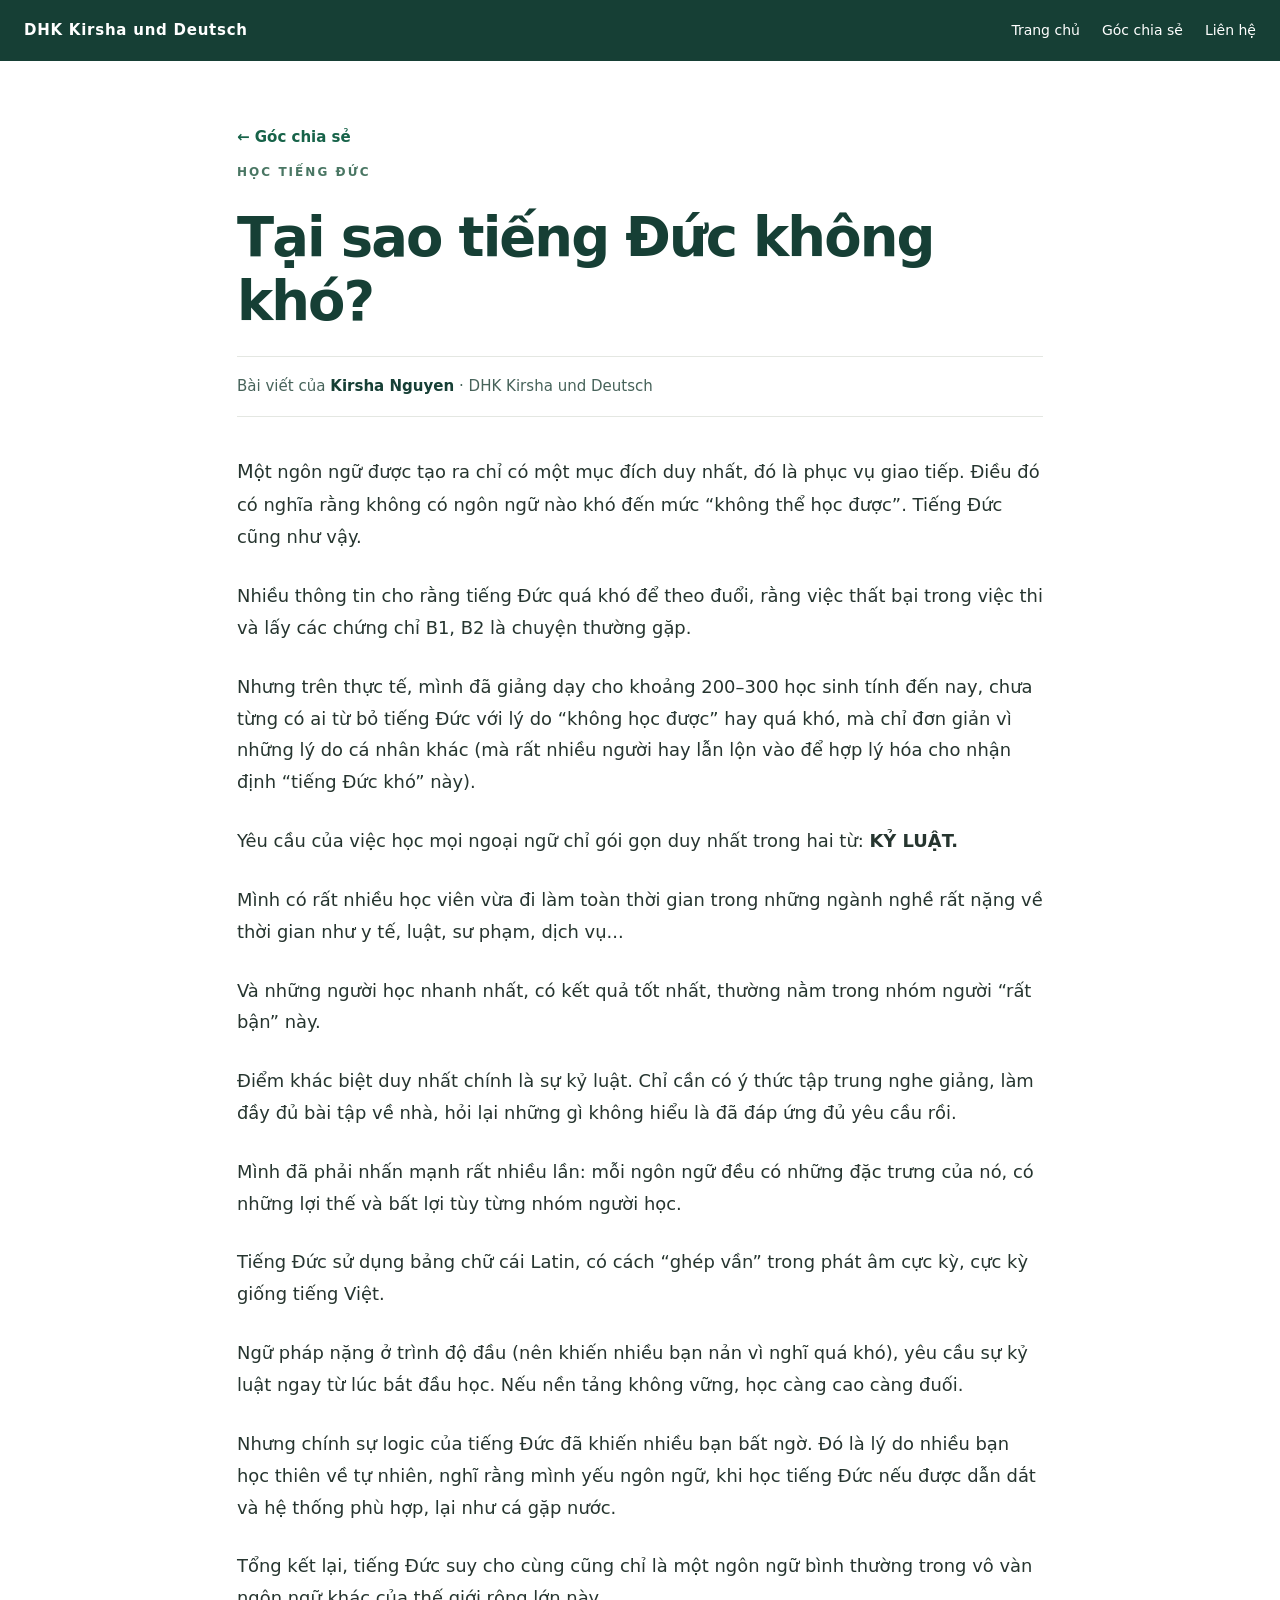
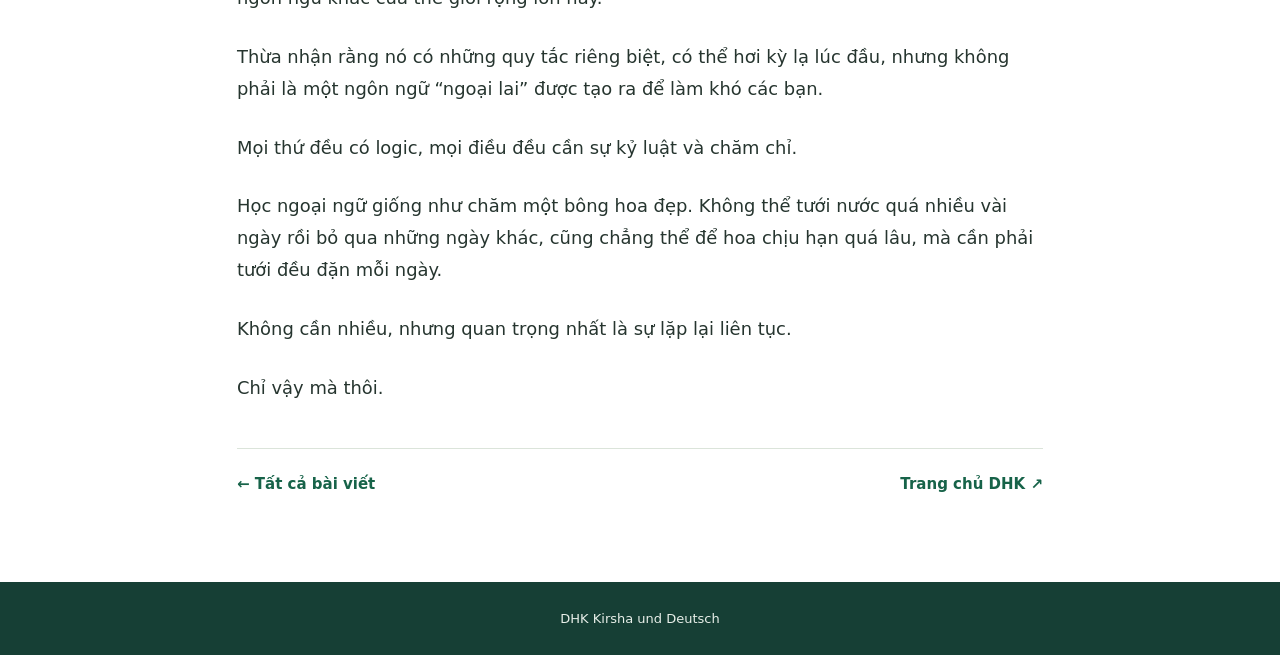
<file: bai-viet/tai-sao-tieng-duc-khong-kho.html>
<!DOCTYPE html>
<html lang="vi">
<head>
  <meta charset="utf-8"/>
  <meta name="viewport" content="width=device-width, initial-scale=1"/>
  <meta name="theme-color" content="#163f35"/>

  <meta
    name="description"
    content="Tại sao tiếng Đức không khó? — bài viết của Kirsha Nguyen tại DHK Kirsha und Deutsch."
  />

  <title>Tại sao tiếng Đức không khó? | DHK Kirsha und Deutsch</title>

  <link href="../assets/style.css" rel="stylesheet"/>
  <link href="../assets/blog.css" rel="stylesheet"/>
</head>

<body>

  <div class="site-mini">
    <a href="../index.html">
      <strong>DHK Kirsha und Deutsch</strong>
    </a>

    <nav>
      <a href="../index.html">Trang chủ</a>
      <a href="index.html">Góc chia sẻ</a>
      <a href="../index.html#lien-he">Liên hệ</a>
    </nav>
  </div>

  <main class="reader article-professional">

    <a class="backlink" href="index.html">← Góc chia sẻ</a>

    <p class="eyebrow">Học tiếng Đức</p>

    <h1>Tại sao tiếng Đức không khó?</h1>

    <div class="byline">
      Bài viết của <strong>Kirsha Nguyen</strong>
      <span>· DHK Kirsha und Deutsch</span>
    </div>

    <div class="article-text">

      <p>Một ngôn ngữ được tạo ra chỉ có một mục đích duy nhất, đó là phục vụ giao tiếp. Điều đó có nghĩa rằng không có ngôn ngữ nào khó đến mức “không thể học được”. Tiếng Đức cũng như vậy.</p>

      <p>Nhiều thông tin cho rằng tiếng Đức quá khó để theo đuổi, rằng việc thất bại trong việc thi và lấy các chứng chỉ B1, B2 là chuyện thường gặp.</p>

      <p>Nhưng trên thực tế, mình đã giảng dạy cho khoảng 200–300 học sinh tính đến nay, chưa từng có ai từ bỏ tiếng Đức với lý do “không học được” hay quá khó, mà chỉ đơn giản vì những lý do cá nhân khác (mà rất nhiều người hay lẫn lộn vào để hợp lý hóa cho nhận định “tiếng Đức khó” này).</p>

      <p>Yêu cầu của việc học mọi ngoại ngữ chỉ gói gọn duy nhất trong hai từ: <strong>KỶ LUẬT.</strong></p>

      <p>Mình có rất nhiều học viên vừa đi làm toàn thời gian trong những ngành nghề rất nặng về thời gian như y tế, luật, sư phạm, dịch vụ...</p>

      <p>Và những người học nhanh nhất, có kết quả tốt nhất, thường nằm trong nhóm người “rất bận” này.</p>

      <p>Điểm khác biệt duy nhất chính là sự kỷ luật. Chỉ cần có ý thức tập trung nghe giảng, làm đầy đủ bài tập về nhà, hỏi lại những gì không hiểu là đã đáp ứng đủ yêu cầu rồi.</p>

      <p>Mình đã phải nhấn mạnh rất nhiều lần: mỗi ngôn ngữ đều có những đặc trưng của nó, có những lợi thế và bất lợi tùy từng nhóm người học.</p>

      <p>Tiếng Đức sử dụng bảng chữ cái Latin, có cách “ghép vần” trong phát âm cực kỳ, cực kỳ giống tiếng Việt.</p>

      <p>Ngữ pháp nặng ở trình độ đầu (nên khiến nhiều bạn nản vì nghĩ quá khó), yêu cầu sự kỷ luật ngay từ lúc bắt đầu học. Nếu nền tảng không vững, học càng cao càng đuối.</p>

      <p>Nhưng chính sự logic của tiếng Đức đã khiến nhiều bạn bất ngờ. Đó là lý do nhiều bạn học thiên về tự nhiên, nghĩ rằng mình yếu ngôn ngữ, khi học tiếng Đức nếu được dẫn dắt và hệ thống phù hợp, lại như cá gặp nước.</p>

      <p>Tổng kết lại, tiếng Đức suy cho cùng cũng chỉ là một ngôn ngữ bình thường trong vô vàn ngôn ngữ khác của thế giới rộng lớn này.</p>

      <p>Thừa nhận rằng nó có những quy tắc riêng biệt, có thể hơi kỳ lạ lúc đầu, nhưng không phải là một ngôn ngữ “ngoại lai” được tạo ra để làm khó các bạn.</p>

      <p>Mọi thứ đều có logic, mọi điều đều cần sự kỷ luật và chăm chỉ.</p>

      <p>Học ngoại ngữ giống như chăm một bông hoa đẹp. Không thể tưới nước quá nhiều vài ngày rồi bỏ qua những ngày khác, cũng chẳng thể để hoa chịu hạn quá lâu, mà cần phải tưới đều đặn mỗi ngày.</p>

      <p>Không cần nhiều, nhưng quan trọng nhất là sự lặp lại liên tục.</p>

      <p>Chỉ vậy mà thôi.</p>

    </div>

    <div class="reader-nav">
      <a href="index.html">← Tất cả bài viết</a>
      <a href="../index.html">Trang chủ DHK ↗</a>
    </div>

  </main>

  <footer class="article-foot">
    DHK Kirsha und Deutsch
  </footer>

</body>
</html>
</file>
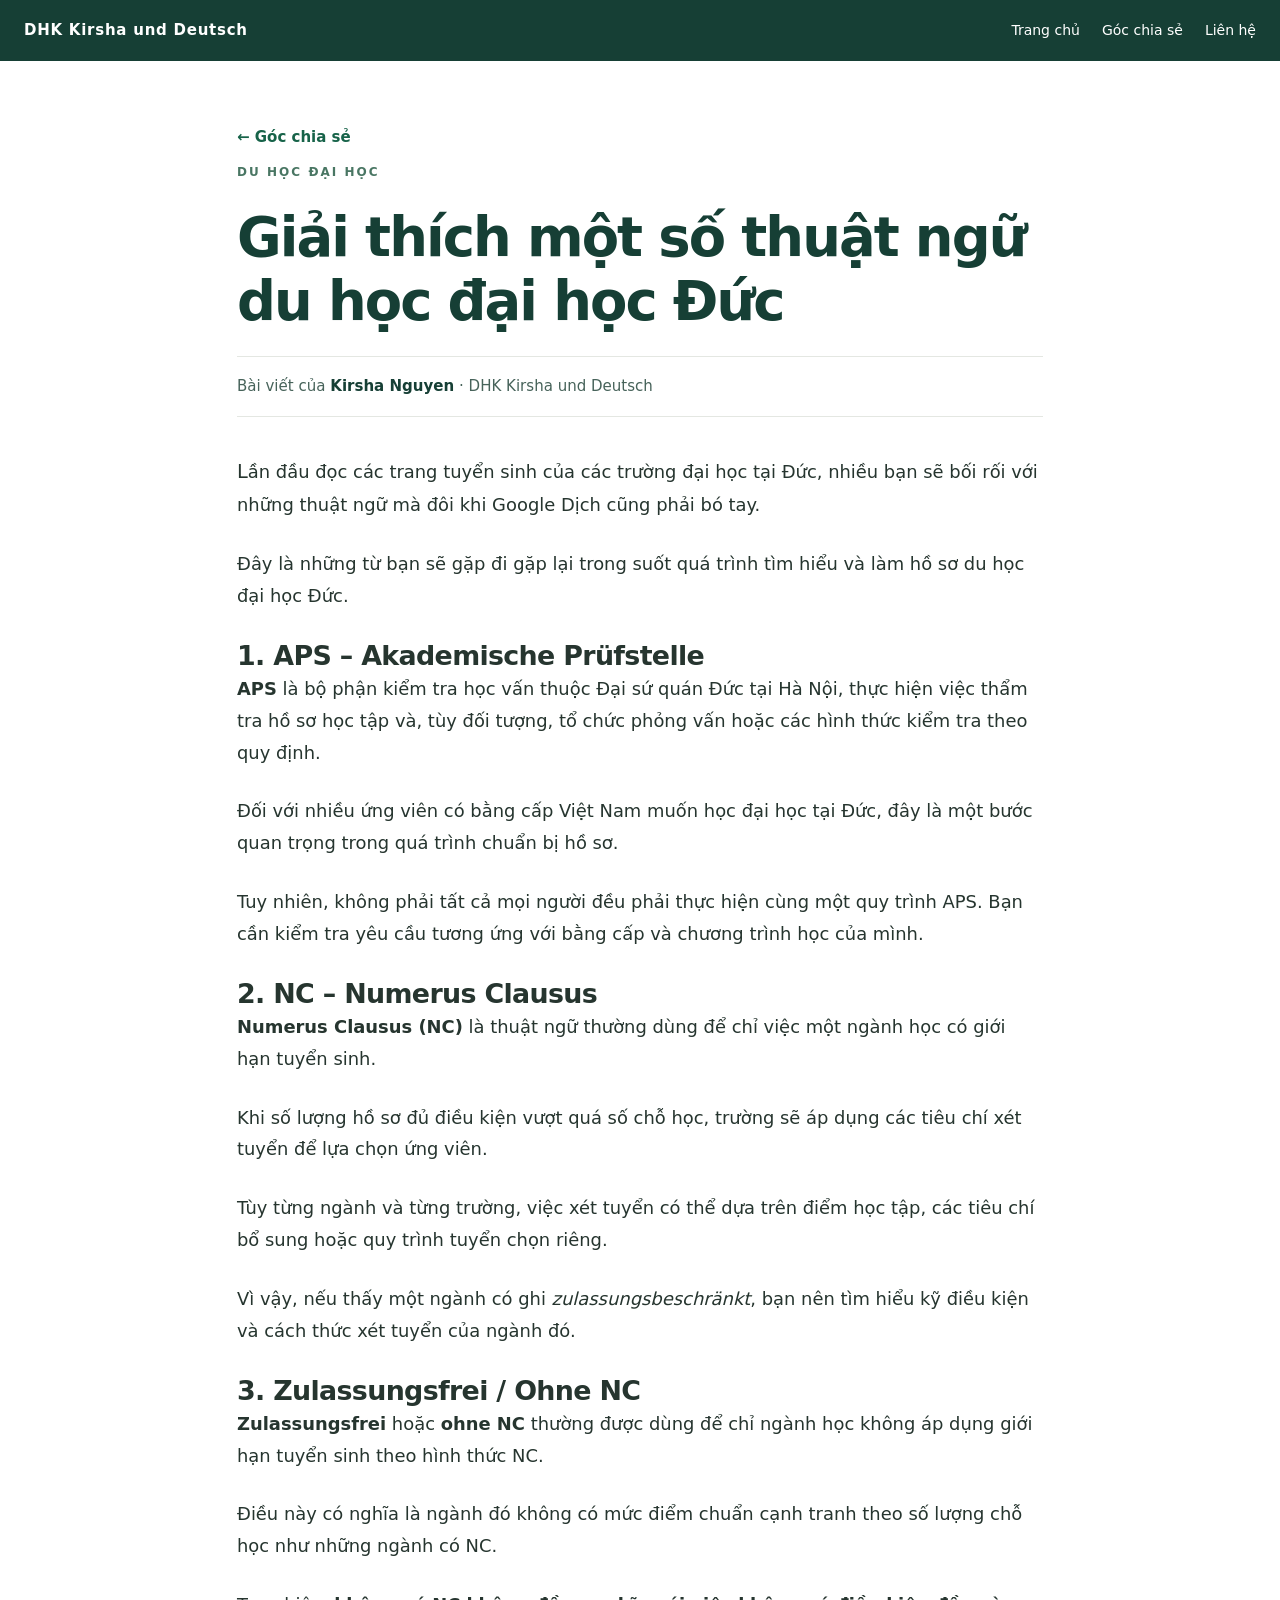
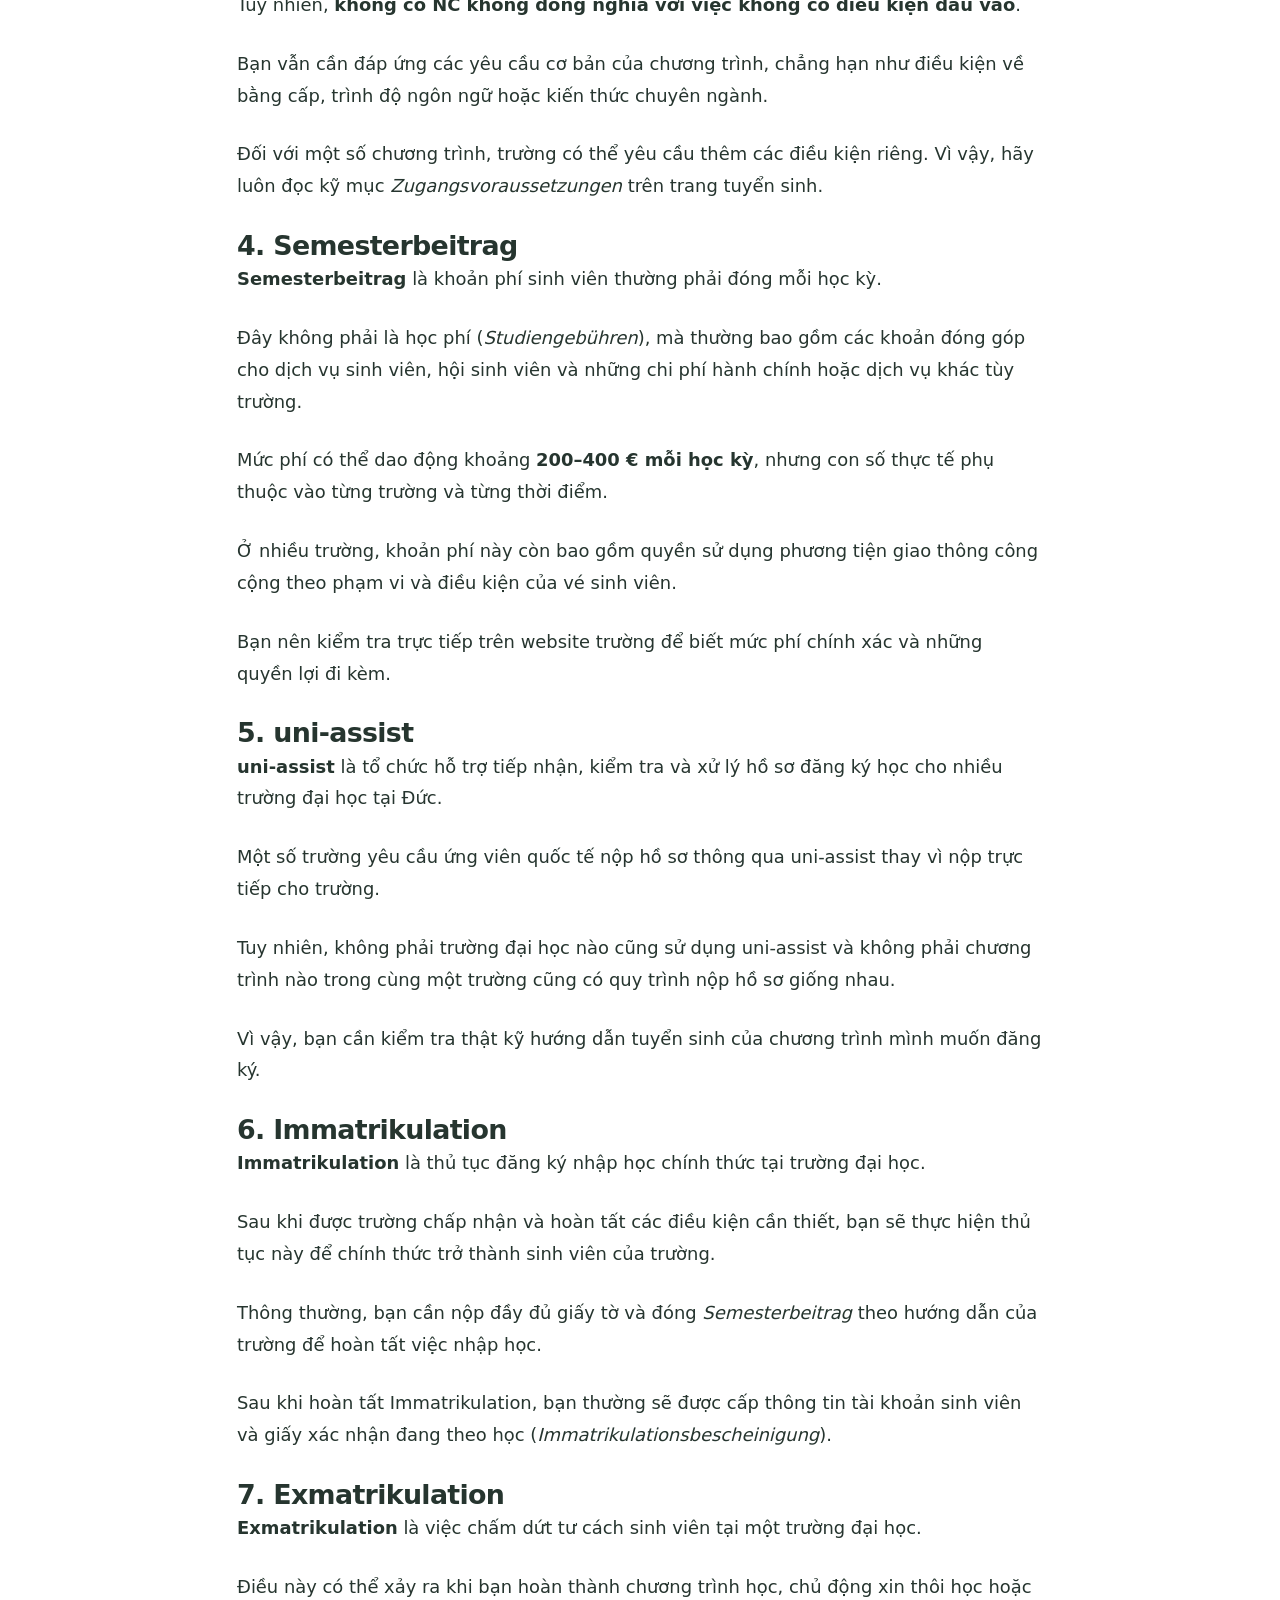
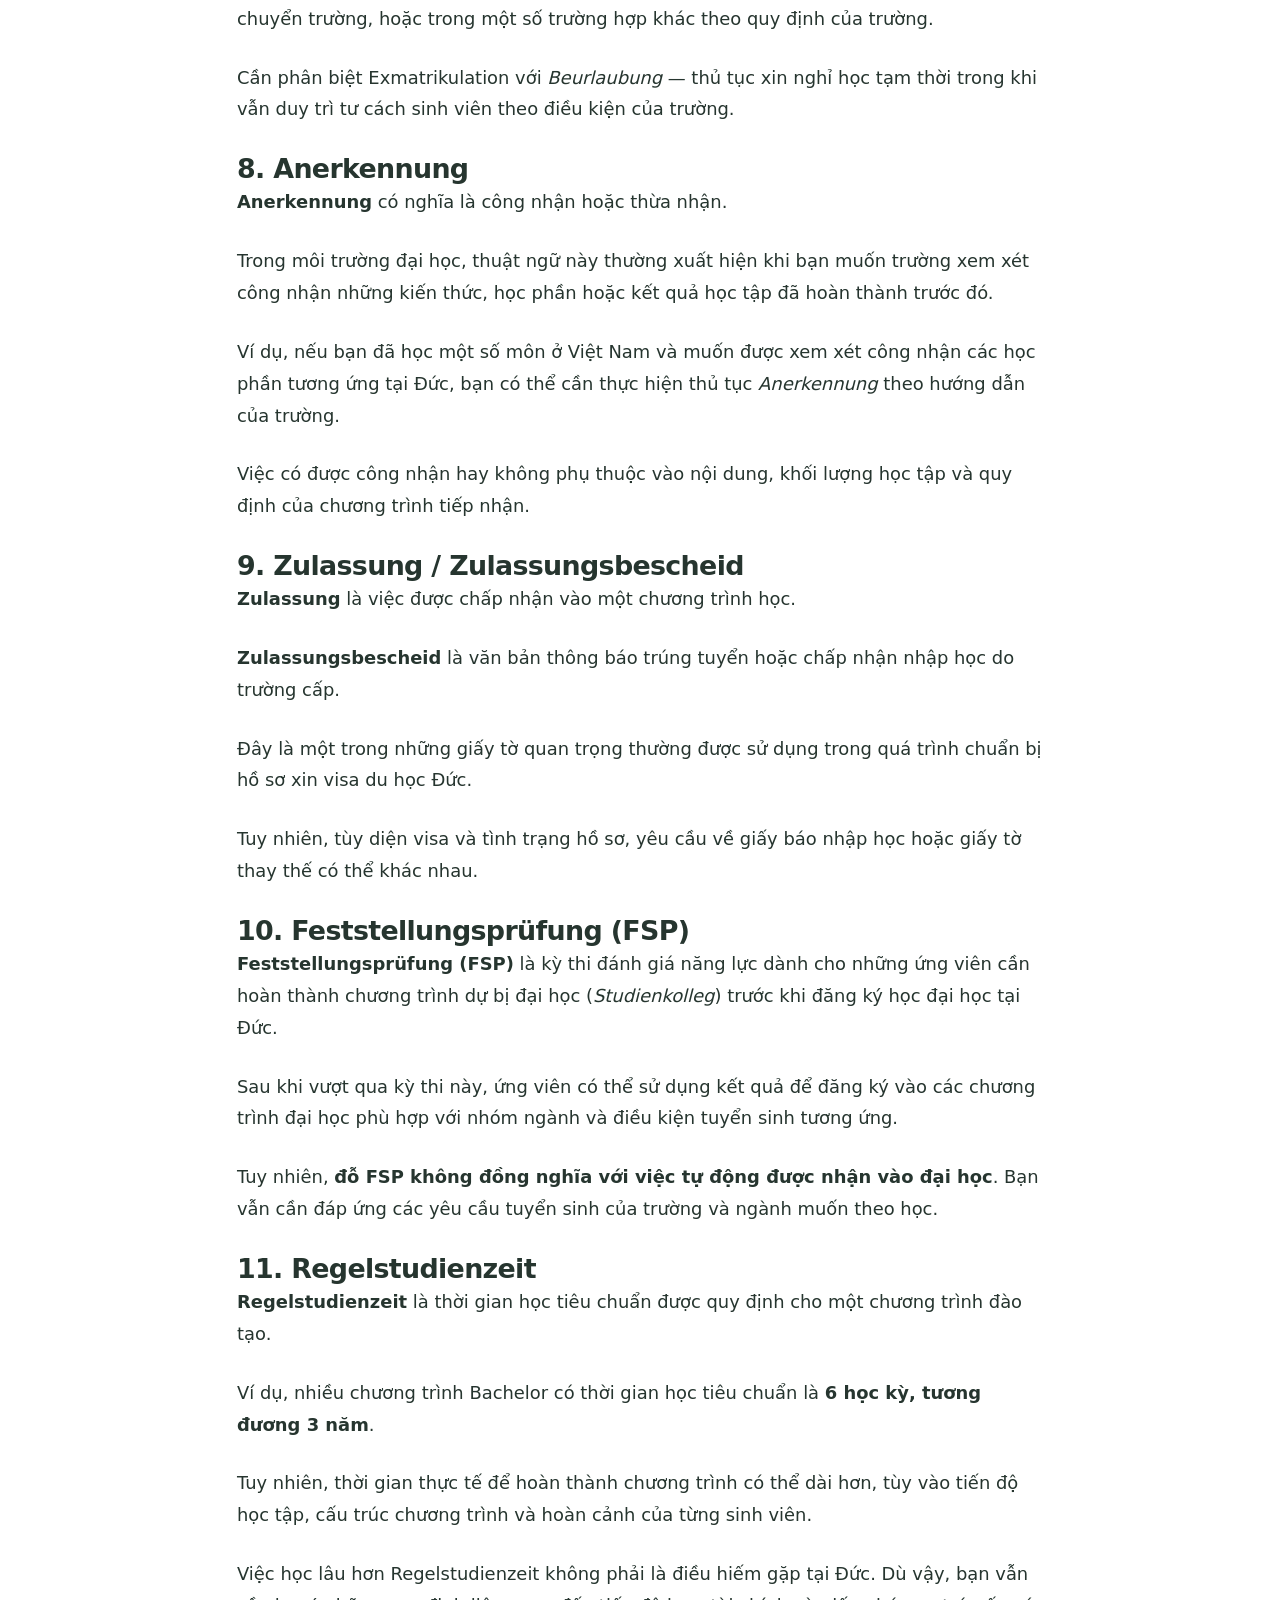
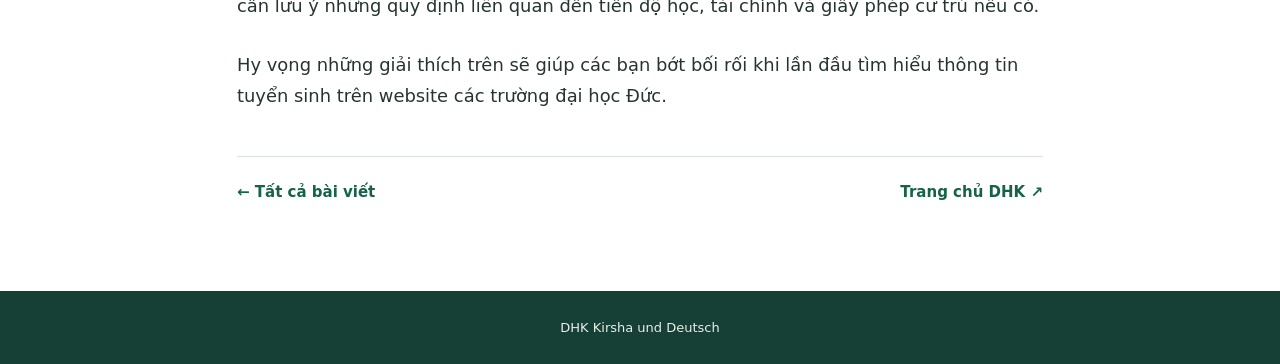
<file: bai-viet/thuat-ngu-du-hoc-dai-hoc-duc.html>
<!DOCTYPE html>
<html lang="vi">
<head>
  <meta charset="utf-8"/>
  <meta name="viewport" content="width=device-width, initial-scale=1"/>
  <meta name="theme-color" content="#163f35"/>

  <meta
    name="description"
    content="Giải thích 11 thuật ngữ thường gặp khi du học đại học Đức: APS, NC, zulassungsfrei, Semesterbeitrag, uni-assist, Immatrikulation và nhiều thuật ngữ khác. Bài viết của Kirsha Nguyen tại DHK Kirsha und Deutsch."
  />

  <title>Giải thích một số thuật ngữ du học đại học Đức | DHK Kirsha und Deutsch</title>

  <link href="../assets/style.css" rel="stylesheet"/>
  <link href="../assets/blog.css" rel="stylesheet"/>
</head>

<body>

  <div class="site-mini">
    <a href="../index.html">
      <strong>DHK Kirsha und Deutsch</strong>
    </a>

    <nav>
      <a href="../index.html">Trang chủ</a>
      <a href="index.html">Góc chia sẻ</a>
      <a href="../index.html#lien-he">Liên hệ</a>
    </nav>
  </div>

  <main class="reader article-professional">

    <a class="backlink" href="index.html">← Góc chia sẻ</a>

    <p class="eyebrow">Du học đại học</p>

    <h1>Giải thích một số thuật ngữ du học đại học Đức</h1>

    <div class="byline">
      Bài viết của <strong>Kirsha Nguyen</strong>
      <span>· DHK Kirsha und Deutsch</span>
    </div>

    <div class="article-text">

      <p>Lần đầu đọc các trang tuyển sinh của các trường đại học tại Đức, nhiều bạn sẽ bối rối với những thuật ngữ mà đôi khi Google Dịch cũng phải bó tay.</p>

      <p>Đây là những từ bạn sẽ gặp đi gặp lại trong suốt quá trình tìm hiểu và làm hồ sơ du học đại học Đức.</p>

      <h2>1. APS – Akademische Prüfstelle</h2>

      <p><strong>APS</strong> là bộ phận kiểm tra học vấn thuộc Đại sứ quán Đức tại Hà Nội, thực hiện việc thẩm tra hồ sơ học tập và, tùy đối tượng, tổ chức phỏng vấn hoặc các hình thức kiểm tra theo quy định.</p>

      <p>Đối với nhiều ứng viên có bằng cấp Việt Nam muốn học đại học tại Đức, đây là một bước quan trọng trong quá trình chuẩn bị hồ sơ.</p>

      <p>Tuy nhiên, không phải tất cả mọi người đều phải thực hiện cùng một quy trình APS. Bạn cần kiểm tra yêu cầu tương ứng với bằng cấp và chương trình học của mình.</p>

      <h2>2. NC – Numerus Clausus</h2>

      <p><strong>Numerus Clausus (NC)</strong> là thuật ngữ thường dùng để chỉ việc một ngành học có giới hạn tuyển sinh.</p>

      <p>Khi số lượng hồ sơ đủ điều kiện vượt quá số chỗ học, trường sẽ áp dụng các tiêu chí xét tuyển để lựa chọn ứng viên.</p>

      <p>Tùy từng ngành và từng trường, việc xét tuyển có thể dựa trên điểm học tập, các tiêu chí bổ sung hoặc quy trình tuyển chọn riêng.</p>

      <p>Vì vậy, nếu thấy một ngành có ghi <em>zulassungsbeschränkt</em>, bạn nên tìm hiểu kỹ điều kiện và cách thức xét tuyển của ngành đó.</p>

      <h2>3. Zulassungsfrei / Ohne NC</h2>

      <p><strong>Zulassungsfrei</strong> hoặc <strong>ohne NC</strong> thường được dùng để chỉ ngành học không áp dụng giới hạn tuyển sinh theo hình thức NC.</p>

      <p>Điều này có nghĩa là ngành đó không có mức điểm chuẩn cạnh tranh theo số lượng chỗ học như những ngành có NC.</p>

      <p>Tuy nhiên, <strong>không có NC không đồng nghĩa với việc không có điều kiện đầu vào</strong>.</p>

      <p>Bạn vẫn cần đáp ứng các yêu cầu cơ bản của chương trình, chẳng hạn như điều kiện về bằng cấp, trình độ ngôn ngữ hoặc kiến thức chuyên ngành.</p>

      <p>Đối với một số chương trình, trường có thể yêu cầu thêm các điều kiện riêng. Vì vậy, hãy luôn đọc kỹ mục <em>Zugangsvoraussetzungen</em> trên trang tuyển sinh.</p>

      <h2>4. Semesterbeitrag</h2>

      <p><strong>Semesterbeitrag</strong> là khoản phí sinh viên thường phải đóng mỗi học kỳ.</p>

      <p>Đây không phải là học phí (<em>Studiengebühren</em>), mà thường bao gồm các khoản đóng góp cho dịch vụ sinh viên, hội sinh viên và những chi phí hành chính hoặc dịch vụ khác tùy trường.</p>

      <p>Mức phí có thể dao động khoảng <strong>200–400 € mỗi học kỳ</strong>, nhưng con số thực tế phụ thuộc vào từng trường và từng thời điểm.</p>

      <p>Ở nhiều trường, khoản phí này còn bao gồm quyền sử dụng phương tiện giao thông công cộng theo phạm vi và điều kiện của vé sinh viên.</p>

      <p>Bạn nên kiểm tra trực tiếp trên website trường để biết mức phí chính xác và những quyền lợi đi kèm.</p>

      <h2>5. uni-assist</h2>

      <p><strong>uni-assist</strong> là tổ chức hỗ trợ tiếp nhận, kiểm tra và xử lý hồ sơ đăng ký học cho nhiều trường đại học tại Đức.</p>

      <p>Một số trường yêu cầu ứng viên quốc tế nộp hồ sơ thông qua uni-assist thay vì nộp trực tiếp cho trường.</p>

      <p>Tuy nhiên, không phải trường đại học nào cũng sử dụng uni-assist và không phải chương trình nào trong cùng một trường cũng có quy trình nộp hồ sơ giống nhau.</p>

      <p>Vì vậy, bạn cần kiểm tra thật kỹ hướng dẫn tuyển sinh của chương trình mình muốn đăng ký.</p>

      <h2>6. Immatrikulation</h2>

      <p><strong>Immatrikulation</strong> là thủ tục đăng ký nhập học chính thức tại trường đại học.</p>

      <p>Sau khi được trường chấp nhận và hoàn tất các điều kiện cần thiết, bạn sẽ thực hiện thủ tục này để chính thức trở thành sinh viên của trường.</p>

      <p>Thông thường, bạn cần nộp đầy đủ giấy tờ và đóng <em>Semesterbeitrag</em> theo hướng dẫn của trường để hoàn tất việc nhập học.</p>

      <p>Sau khi hoàn tất Immatrikulation, bạn thường sẽ được cấp thông tin tài khoản sinh viên và giấy xác nhận đang theo học (<em>Immatrikulationsbescheinigung</em>).</p>

      <h2>7. Exmatrikulation</h2>

      <p><strong>Exmatrikulation</strong> là việc chấm dứt tư cách sinh viên tại một trường đại học.</p>

      <p>Điều này có thể xảy ra khi bạn hoàn thành chương trình học, chủ động xin thôi học hoặc chuyển trường, hoặc trong một số trường hợp khác theo quy định của trường.</p>

      <p>Cần phân biệt Exmatrikulation với <em>Beurlaubung</em> — thủ tục xin nghỉ học tạm thời trong khi vẫn duy trì tư cách sinh viên theo điều kiện của trường.</p>

      <h2>8. Anerkennung</h2>

      <p><strong>Anerkennung</strong> có nghĩa là công nhận hoặc thừa nhận.</p>

      <p>Trong môi trường đại học, thuật ngữ này thường xuất hiện khi bạn muốn trường xem xét công nhận những kiến thức, học phần hoặc kết quả học tập đã hoàn thành trước đó.</p>

      <p>Ví dụ, nếu bạn đã học một số môn ở Việt Nam và muốn được xem xét công nhận các học phần tương ứng tại Đức, bạn có thể cần thực hiện thủ tục <em>Anerkennung</em> theo hướng dẫn của trường.</p>

      <p>Việc có được công nhận hay không phụ thuộc vào nội dung, khối lượng học tập và quy định của chương trình tiếp nhận.</p>

      <h2>9. Zulassung / Zulassungsbescheid</h2>

      <p><strong>Zulassung</strong> là việc được chấp nhận vào một chương trình học.</p>

      <p><strong>Zulassungsbescheid</strong> là văn bản thông báo trúng tuyển hoặc chấp nhận nhập học do trường cấp.</p>

      <p>Đây là một trong những giấy tờ quan trọng thường được sử dụng trong quá trình chuẩn bị hồ sơ xin visa du học Đức.</p>

      <p>Tuy nhiên, tùy diện visa và tình trạng hồ sơ, yêu cầu về giấy báo nhập học hoặc giấy tờ thay thế có thể khác nhau.</p>

      <h2>10. Feststellungsprüfung (FSP)</h2>

      <p><strong>Feststellungsprüfung (FSP)</strong> là kỳ thi đánh giá năng lực dành cho những ứng viên cần hoàn thành chương trình dự bị đại học (<em>Studienkolleg</em>) trước khi đăng ký học đại học tại Đức.</p>

      <p>Sau khi vượt qua kỳ thi này, ứng viên có thể sử dụng kết quả để đăng ký vào các chương trình đại học phù hợp với nhóm ngành và điều kiện tuyển sinh tương ứng.</p>

      <p>Tuy nhiên, <strong>đỗ FSP không đồng nghĩa với việc tự động được nhận vào đại học</strong>. Bạn vẫn cần đáp ứng các yêu cầu tuyển sinh của trường và ngành muốn theo học.</p>

      <h2>11. Regelstudienzeit</h2>

      <p><strong>Regelstudienzeit</strong> là thời gian học tiêu chuẩn được quy định cho một chương trình đào tạo.</p>

      <p>Ví dụ, nhiều chương trình Bachelor có thời gian học tiêu chuẩn là <strong>6 học kỳ, tương đương 3 năm</strong>.</p>

      <p>Tuy nhiên, thời gian thực tế để hoàn thành chương trình có thể dài hơn, tùy vào tiến độ học tập, cấu trúc chương trình và hoàn cảnh của từng sinh viên.</p>

      <p>Việc học lâu hơn Regelstudienzeit không phải là điều hiếm gặp tại Đức. Dù vậy, bạn vẫn cần lưu ý những quy định liên quan đến tiến độ học, tài chính và giấy phép cư trú nếu có.</p>

      <p>Hy vọng những giải thích trên sẽ giúp các bạn bớt bối rối khi lần đầu tìm hiểu thông tin tuyển sinh trên website các trường đại học Đức.</p>

    </div>

    <div class="reader-nav">
      <a href="index.html">← Tất cả bài viết</a>
      <a href="../index.html">Trang chủ DHK ↗</a>
    </div>

  </main>

  <footer class="article-foot">
    DHK Kirsha und Deutsch
  </footer>

</body>
</html>
</file>
<file: assets/style.css>
@import url('https://fonts.googleapis.com/css2?family=DM+Sans:wght@400;500;600;700&family=Manrope:wght@400;500;600;700;800&display=swap');
:root{--green:#163f35;--green2:#245849;--mint:#dcece3;--cream:#f7f7f1;--ink:#182b25;--muted:#61746c;--line:#dbe5dd;--gold:#d8b67c;--white:#fff}
*{box-sizing:border-box}html{scroll-behavior:smooth}body{margin:0;background:#fff;color:var(--ink);font-family:'DM Sans',Arial,sans-serif;line-height:1.7}h1,h2,h3,h4{font-family:Manrope,Arial,sans-serif;line-height:1.22;letter-spacing:-.035em;margin:0}p{margin:0 0 1em}a{color:inherit;text-decoration:none}button{font:inherit}section{scroll-margin-top:94px}.wrap{max-width:1180px;margin:auto;padding:0 26px}
.topline{background:var(--green);color:#e3eee8;font-size:12px;letter-spacing:.07em;text-align:center;padding:9px 12px}
header{position:sticky;top:0;z-index:50;background:#fffefcf5;backdrop-filter:blur(14px);border-bottom:1px solid var(--line)}
.nav{height:78px;display:flex;align-items:center;gap:28px;justify-content:space-between}
.logo{display:flex;align-items:center;gap:11px;min-width:205px}.mark{background:var(--green);color:#fff;width:43px;height:43px;display:grid;place-items:center;border-radius:12px;font-family:Manrope;font-weight:800;font-size:15px;letter-spacing:-.08em}.logo b{display:block;font:800 16px Manrope;letter-spacing:-.04em}.logo small{display:block;color:var(--muted);font-size:10px;letter-spacing:.12em;text-transform:uppercase}
.links{display:flex;gap:23px;align-items:center;font-size:13px;font-weight:700}.links a:hover,.foot a:hover{color:#2c8468}.navcta{background:var(--green);color:#fff!important;padding:11px 17px;border-radius:8px;white-space:nowrap}.burger{display:none;background:none;border:0;font-size:26px;color:var(--green)}
.hero{background:linear-gradient(125deg,#f4f7f0 0%,#f8f8f3 52%,#e7efe7 100%);overflow:hidden}.hero-grid{display:grid;grid-template-columns:1.15fr .85fr;align-items:center;min-height:650px;gap:60px;padding-top:76px;padding-bottom:80px}
.eyebrow{font-size:12px;text-transform:uppercase;letter-spacing:.17em;color:#497663;font-weight:800;margin-bottom:22px}.hero h1{font-size:clamp(40px,5.1vw,70px);font-weight:800;color:var(--green);max-width:740px}.hero h1 em{font-style:normal;color:#69947e}.lead{font-size:17px;color:#51675d;max-width:560px;margin:25px 0 32px}.buttons{display:flex;flex-wrap:wrap;gap:12px}.btn{display:inline-flex;justify-content:center;align-items:center;padding:13px 23px;border-radius:9px;font-size:13px;font-weight:800;border:1px solid var(--green);transition:.2s}.btn:hover{transform:translateY(-2px)}.btn.primary{background:var(--green);color:#fff}.btn.outline{color:var(--green);background:transparent}.hero-note{display:flex;gap:25px;flex-wrap:wrap;margin-top:37px;font-size:12px;color:#62786c;font-weight:700}.hero-note span:before{content:'✓';color:#368b68;margin-right:8px}
.hero-art{position:relative;min-height:430px;border-radius:160px 160px 24px 24px;background:linear-gradient(145deg,#214f41,#10342d);padding:34px;display:flex;flex-direction:column;justify-content:space-between;overflow:hidden;color:white;box-shadow:0 25px 65px #1d4c3a24}.hero-art:before{content:'';position:absolute;border:1px solid #ffffff27;border-radius:50%;width:500px;height:500px;right:-190px;top:-140px}.hero-art:after{content:'';position:absolute;width:260px;height:260px;border:1px solid #ffffff20;border-radius:50%;right:80px;bottom:-160px}.art-top{z-index:1;font-size:12px;letter-spacing:.16em;text-transform:uppercase;color:#d7e9db}.art-big{z-index:1;font:800 clamp(62px,10vw,130px)/.9 Manrope;letter-spacing:-.11em;color:#f5f8ef}.art-bottom{z-index:1;border-top:1px solid #ffffff45;padding-top:20px;display:flex;justify-content:space-between;gap:20px;font-size:13px;color:#dcece3}.art-bottom strong{color:#fff}
.stats{background:var(--green);color:white}.stats-grid{display:grid;grid-template-columns:repeat(3,1fr);padding-top:29px;padding-bottom:29px;gap:22px}.stat{padding:8px 30px;border-right:1px solid #ffffff25}.stat:last-child{border:0}.stat strong{display:block;font:800 18px Manrope}.stat span{color:#c4d7cb;font-size:12px}
.section{padding:100px 0}.section.alt{background:var(--cream)}.section-head{max-width:760px;margin-bottom:40px}.section-head h2{font-size:clamp(29px,3.4vw,45px);color:var(--green);margin-bottom:17px}.section-head p{color:var(--muted);font-size:15px}.cards{display:grid;grid-template-columns:repeat(3,1fr);gap:18px}.card{border:1px solid var(--line);border-radius:16px;padding:31px;background:white;display:flex;flex-direction:column;min-height:340px}.card .number{font:800 13px Manrope;color:#5d8b76;letter-spacing:.15em;margin-bottom:42px}.card h3{font-size:23px;color:var(--green);margin-bottom:14px}.card p{color:var(--muted);font-size:14px;flex:1}.textlink{color:var(--green);font-size:13px;font-weight:800;margin-top:20px}.textlink:after{content:' →'}
.split{display:grid;grid-template-columns:.85fr 1.15fr;gap:80px;align-items:center}.feature-panel{background:var(--green);padding:46px;border-radius:16px;color:white;min-height:430px;display:flex;flex-direction:column;justify-content:space-between}.feature-panel .label{letter-spacing:.15em;text-transform:uppercase;font-size:12px;color:#c7dfd2}.feature-panel .quote{font:700 31px/1.4 Manrope;letter-spacing:-.045em}.feature-panel .sub{color:#b9d2c3;font-size:13px}.body-copy h2{font-size:clamp(30px,3vw,42px);color:var(--green);margin-bottom:23px}.body-copy p{color:var(--muted);font-size:15px}.checks{list-style:none;padding:0;margin:25px 0}.checks li{border-bottom:1px solid var(--line);padding:13px 0;font-size:14px;font-weight:600}.checks li:before{content:'✓';color:#37815d;margin-right:12px}
.pricegrid{display:grid;grid-template-columns:repeat(3,1fr);gap:17px}.price-card{background:#fff;border:1px solid var(--line);border-radius:16px;padding:27px}.price-card h3{font-size:20px;color:var(--green);margin-bottom:16px}.price-row{display:flex;justify-content:space-between;gap:12px;padding:13px 0;border-bottom:1px solid #e8eee8;font-size:14px}.price-row:last-child{border:0}.price-row strong{white-space:nowrap;color:var(--green)}.price-foot{color:var(--muted);font-size:12px;margin-top:23px}
.mentor{background:#eaf1e9;border:1px solid #d2e2d6;border-radius:20px;padding:45px;display:grid;grid-template-columns:1fr auto;gap:35px;align-items:center}.mentor h3{font-size:32px;color:var(--green);margin-bottom:13px}.mentor p{font-size:14px;color:#526a5c;max-width:700px}.bigprice{font:800 37px Manrope;color:var(--green);white-space:nowrap}.bigprice small{display:block;font:600 12px DM Sans;color:var(--muted);text-align:right}
.ausbildung{background:var(--green);border-radius:22px;padding:46px;color:#fff}.aus-head{display:flex;justify-content:space-between;align-items:center;gap:30px;padding-bottom:28px;border-bottom:1px solid #ffffff30}.aus-head h3{font-size:34px;max-width:620px}.aus-head .amount{font:800 45px Manrope;white-space:nowrap}.aus-head .amount small{display:block;font:500 13px DM Sans;color:#c5dace;text-align:right}.aus-sub{color:#d3e4d7;margin:22px 0 31px;font-size:15px}.aus-cols{display:grid;grid-template-columns:1fr 1fr;gap:38px}.aus-cols h4{font-size:17px;margin-bottom:16px}.aus-cols ul{padding-left:19px;margin:0}.aus-cols li{margin:10px 0;color:#e2eee5;font-size:14px}.aus-cols .not li{color:#cbdcd2}.aus-foot{border-top:1px solid #ffffff30;margin-top:32px;padding-top:24px;display:flex;gap:12px;flex-wrap:wrap}.aus-foot .btn{background:white;color:var(--green);border-color:white}.aus-foot .btn.altbtn{background:transparent;color:white;border-color:#ffffff75}
.promise{display:grid;grid-template-columns:1fr 1fr;gap:55px;align-items:center}.promise h2{font-size:clamp(30px,3vw,42px);color:var(--green)}.promise p{color:var(--muted);font-size:15px}.promise strong{color:var(--green)}
.contact{background:#f0f4ee}.contact-grid{display:grid;grid-template-columns:.9fr 1.1fr;gap:60px}.contact h2{font-size:clamp(31px,3.5vw,44px);color:var(--green);margin-bottom:18px}.contact p{color:var(--muted)}.contact-items{display:grid;gap:15px}.contact-box{background:#fff;border:1px solid var(--line);border-radius:13px;padding:22px 25px;display:flex;justify-content:space-between;gap:20px;align-items:center}.contact-box small{display:block;font-size:11px;text-transform:uppercase;letter-spacing:.11em;color:#648070;font-weight:800}.contact-box strong{display:block;font:800 19px Manrope;color:var(--green);margin-top:5px}.contact-box a{font-size:12px;color:#2a7959;font-weight:800;white-space:nowrap}.social{margin-top:28px;font-size:13px;color:#547060}.social strong{color:var(--green)}.social div{margin-top:8px}
footer{background:#102f28;color:#c7d9cd;padding:40px 0}.foot{display:flex;justify-content:space-between;gap:30px;align-items:center;font-size:12px}.foot strong{display:block;color:#fff;font:800 18px Manrope}.foot a{color:#e3eee6}
@media(max-width:900px){.links{gap:12px;font-size:12px}.hero-grid{gap:25px}.split{gap:35px}.cards{gap:12px}.card{padding:23px}.contact-grid{gap:30px}}
@media(max-width:720px){.wrap{padding-left:20px;padding-right:20px}.nav{height:69px}.burger{display:block}.links{display:none;position:absolute;left:0;right:0;top:69px;background:white;padding:18px 22px 25px;border-bottom:1px solid var(--line);box-shadow:0 16px 24px #00000012;flex-direction:column;align-items:stretch}.links.open{display:flex}.links a{padding:7px 0}.navcta{text-align:center}.hero-grid{grid-template-columns:1fr;min-height:auto;padding-top:58px;padding-bottom:55px;gap:36px}.hero h1{font-size:42px}.lead{font-size:15px}.hero-art{min-height:340px;border-radius:110px 110px 18px 18px}.art-big{font-size:100px}.stats-grid{grid-template-columns:1fr;gap:0;padding-top:14px;padding-bottom:14px}.stat{border-right:0;border-bottom:1px solid #ffffff22;padding:13px 0}.stat:last-child{border:0}.section{padding:67px 0}.cards,.pricegrid,.split,.promise,.contact-grid{grid-template-columns:1fr}.card{min-height:250px}.card .number{margin-bottom:25px}.feature-panel{min-height:320px}.mentor{grid-template-columns:1fr;padding:28px}.bigprice small{text-align:left}.ausbildung{padding:28px 23px}.aus-head{display:block}.aus-head h3{font-size:28px}.aus-head .amount{font-size:37px;margin-top:18px}.aus-head .amount small{text-align:left}.aus-cols{grid-template-columns:1fr;gap:20px}.contact-box{align-items:flex-start}.foot{display:block}.foot>div+div{margin-top:20px}}
@media(prefers-reduced-motion:reduce){html{scroll-behavior:auto}.btn{transition:none}}


#ve-dhk .feature-panel{padding:0;background:transparent;box-shadow:none;border:0;overflow:hidden}
#ve-dhk .portrait-card{background:#e6e9e0;border-radius:20px;overflow:hidden;box-shadow:0 14px 40px rgba(20,45,32,.11)}
#ve-dhk .portrait-card img{display:block;width:100%;height:470px;object-fit:cover;object-position:center 24%}
#ve-dhk .portrait-caption{padding:20px 24px;display:flex;flex-direction:column;gap:5px;color:#183e2c}
#ve-dhk .portrait-caption strong{font-size:21px}
#ve-dhk .portrait-caption span{font-size:13px;line-height:1.5}
@media(max-width:760px){#ve-dhk .portrait-card img{height:390px}}


/* DHK typography and layout refinements */
:root{--ink:#20372e}
html{-webkit-text-size-adjust:100%}body{font-family:system-ui,-apple-system,"Segoe UI",Roboto,"Helvetica Neue",Arial,sans-serif;font-size:15px;line-height:1.78;overflow-wrap:break-word}
h1,h2,h3,h4,.logo b,.mark,.contact-box strong{font-family:system-ui,-apple-system,"Segoe UI",Roboto,Arial,sans-serif;letter-spacing:-.025em;overflow-wrap:normal;word-break:normal}
h1{line-height:1.14}h2{line-height:1.27}h3{line-height:1.35}
p,li{line-height:1.78}p+p{margin-top:12px}
.section{padding-top:88px;padding-bottom:88px}
.hero-grid{grid-template-columns:minmax(0,1.05fr) minmax(0,.95fr);gap:48px}
.hero-photo{height:460px;min-width:0;border-radius:22px;position:relative;overflow:hidden;box-shadow:0 20px 55px rgba(20,55,38,.16);background:#dce9df}
.hero-photo img{display:block;width:100%;height:100%;object-fit:cover;object-position:50% 50%}
.hero-photo-caption{position:absolute;bottom:0;left:0;right:0;padding:24px 22px 18px;background:linear-gradient(transparent,rgba(0,0,0,.65));font-size:11px;letter-spacing:.11em;font-weight:700;color:#fff}
.image-credit{max-width:1180px;margin:auto;padding:0 26px 12px;text-align:right;font-size:11px;color:#c5d7ce}.image-credit a{text-decoration:underline}
.split>*,.promise>*,.mentor>*,.contact-grid>*,.hero-grid>*{min-width:0}
.contact-box{flex-wrap:wrap;row-gap:12px}.contact-box div{overflow-wrap:anywhere}.contact-box a{display:inline-flex;align-items:center;justify-content:center;min-height:40px;border-radius:8px;padding:7px 13px;background:#e8f3eb}
.cards .card,.pricegrid>*,.contact-box{height:100%}
#ve-dhk .portrait-card img{object-position:center 25%;height:490px}
@media(max-width:900px){.hero-grid{gap:28px}.hero-photo{height:390px}}
@media(max-width:720px){.section{padding:62px 0}.hero-grid{grid-template-columns:minmax(0,1fr);gap:30px}.hero-photo{height:300px;border-radius:17px}.hero h1{font-size:clamp(35px,10vw,46px)}.lead{font-size:15px}.eyebrow{letter-spacing:.1em}.contact-box{height:auto}.contact-box a{width:100%}#ve-dhk .portrait-card img{height:410px}.image-credit{text-align:left;padding:0 20px 12px}}
@media(max-width:380px){.wrap{padding-left:16px;padding-right:16px}.hero h1{font-size:34px}.contact-box{padding:19px}.hero-photo{height:245px}}


/* Đội ngũ DHK — chỉ bổ sung, giữ nguyên nhận diện ban đầu */
.dhk-team{margin-top:58px;padding:32px 0 4px;border-top:1px solid var(--line)}.team-heading{max-width:780px;margin-bottom:26px}.team-heading .eyebrow{font-size:12px;letter-spacing:.12em;color:var(--green2);font-weight:800}.team-heading h3{font-size:clamp(24px,3vw,36px);margin:10px 0 14px}.team-heading p{color:var(--muted)}.team-grid{display:grid;grid-template-columns:repeat(2,minmax(0,1fr));gap:24px}.team-card{border:1px solid var(--line);border-radius:18px;overflow:hidden;background:#fff;box-shadow:0 8px 24px rgba(22,63,53,.05)}.team-card>img{display:block;width:100%;height:260px;object-fit:cover;object-position:center 26%;background:#e7e9e3}.team-card>div{padding:25px}.team-card h4{font-size:24px;margin:0 0 7px}.team-card p{font-size:14px;line-height:1.8;margin:0 0 12px}.team-card .team-role{font-weight:700;color:var(--green2)}.team-card a{display:inline-block;font-weight:700;color:var(--green);margin-top:8px}.team-card a:hover{text-decoration:underline}body{overflow-wrap:break-word}a,button{overflow-wrap:anywhere}@media(max-width:720px){.team-grid{grid-template-columns:1fr}.team-card>img{height:300px}.dhk-team{margin-top:35px}}

/* Chỉnh ảnh chân dung: hiển thị đầy đủ, không cắt mặt */
#ve-dhk .portrait-card img{width:100%;height:auto;max-height:620px;object-fit:contain;object-position:center; background:#e6e9e0}
.team-grid{grid-template-columns:minmax(0,1fr);max-width:820px}
.team-card{display:grid;grid-template-columns:minmax(230px,38%) 1fr;align-items:stretch}
.team-card>img{width:100%;height:100%;max-height:570px;object-fit:contain;object-position:center;background:#e7e9e3}
@media(max-width:720px){#ve-dhk .portrait-card img{height:auto;max-height:none}.team-card{display:block}.team-card>img{height:auto;max-height:550px;object-fit:contain}}

/* Chân dung hiển thị toàn bộ, không cắt khuôn mặt */
.portrait-card img,.team-card img{object-fit:contain!important;object-position:center center!important;height:auto!important;max-height:560px!important;width:100%!important;background:#f0f2ec!important}
</file>
<file: assets/blog.css>
.blog-page{background:#f8f9f5;min-height:75vh;padding:75px 0 95px}.blog-heading{max-width:820px;margin-bottom:38px}.blog-heading h1{font-size:clamp(38px,5.3vw,66px);margin:12px 0 19px}.blog-heading p{color:#5e7369;font-size:17px;max-width:720px}.blog-eyebrow{font-size:12px;letter-spacing:.16em;text-transform:uppercase;color:#2c7459;font-weight:800}.blog-filters{display:flex;flex-wrap:wrap;gap:9px;margin:25px 0 34px}.blog-filter{display:inline-flex;padding:8px 15px;border:1px solid #d7e5d9;border-radius:99px;font-size:13px;font-weight:700;background:white}.blog-filter:hover,.blog-filter.active{background:#163f35;color:#fff}.blog-grid{display:grid;grid-template-columns:repeat(3,minmax(0,1fr));gap:23px}.blog-card{display:block;background:#fff;border:1px solid #e0e9e1;border-radius:16px;overflow:hidden;transition:transform .2s,box-shadow .2s}.blog-card:hover{transform:translateY(-3px);box-shadow:0 16px 32px #123c2c16}.blog-card-img{height:178px;background:linear-gradient(135deg,#dbe9df,#b6cfbf);display:flex;align-items:center;justify-content:center;color:#214b39;font:800 26px Manrope,sans-serif;letter-spacing:-.04em}.blog-card-img img{width:100%;height:100%;object-fit:cover}.blog-card-body{padding:23px}.blog-card-meta,.article-meta{font-size:12px;color:#6a7e73;font-weight:600}.blog-card h2{font-size:20px;line-height:1.35;margin:10px 0}.blog-card p{font-size:14px;color:#64786d;margin:0}.article-wrap{max-width:790px;margin:auto}.article-wrap h1{font-size:clamp(34px,5vw,54px);margin:15px 0 19px}.article-content{font-size:17px;line-height:1.95;color:#243a2e}.article-content h2{font-size:27px;margin:35px 0 14px}.article-content h3{font-size:21px;margin:25px 0 10px}.article-content p{margin:0 0 20px}.article-content ul{padding-left:25px;margin-bottom:22px}.article-content li{margin-bottom:9px}.article-content a{color:#217c5b;text-decoration:underline}.article-cover{width:100%;max-height:390px;object-fit:cover;border-radius:16px;margin:25px 0}.back-link{font-size:14px;font-weight:700;color:#28654c}.empty-blog{background:#fff;border:1px solid #dfe9e2;padding:30px;border-radius:16px;color:#61746c}
@media(max-width:900px){.blog-grid{grid-template-columns:repeat(2,minmax(0,1fr))}}@media(max-width:600px){.blog-grid{grid-template-columns:1fr}.blog-page{padding:45px 0 70px}.blog-card-img{height:190px}.article-content{font-size:16px}}

[hidden]{display:none!important}

/* Article reader */
.reader{max-width:850px;margin:0 auto;padding:45px 22px 85px}.reader h1{font-size:clamp(29px,4vw,49px);line-height:1.16;color:#163f35;margin:16px 0 22px}.reader .intro{font-size:16px;line-height:1.8;color:#55665d}.reader .original-page{margin:26px auto 34px;max-width:760px}.reader .original-page img{display:block;width:100%;height:auto;border:1px solid #e5e9e3;border-radius:12px;background:white}.reader .page-number{font-size:13px;color:#60756c;margin:0 0 9px}.reader .backlink{display:inline-block;margin:18px 0 12px;color:#176349;text-decoration:none;font-weight:650}.article-index{max-width:1150px;margin:0 auto;padding:60px 22px 95px}.article-index h1{font-size:clamp(34px,5vw,62px);color:#163f35}.article-grid{display:grid;grid-template-columns:repeat(auto-fit,minmax(275px,1fr));gap:18px;margin-top:30px}.article-tile{border:1px solid #dce5dd;border-radius:16px;padding:26px;background:#fff;display:flex;flex-direction:column;min-height:200px}.article-tile small{color:#5e856e;letter-spacing:.05em;text-transform:uppercase}.article-tile h2{font-size:23px;line-height:1.35;color:#173f34;margin:13px 0}.article-tile a{color:#176349;text-decoration:none;font-weight:650;margin-top:auto}.reader-note{background:#f3f6f0;border-left:3px solid #507d63;padding:15px 18px;border-radius:4px;color:#415a4d;font-size:14px;line-height:1.6}.reader-nav{display:flex;justify-content:space-between;gap:14px;flex-wrap:wrap;border-top:1px solid #dbe4da;padding-top:22px;margin-top:30px}.reader-nav a{color:#176349;font-weight:650}.site-mini{background:#163f35;color:white;padding:17px 24px;display:flex;align-items:center;justify-content:space-between;gap:15px;flex-wrap:wrap}.site-mini a{color:white;text-decoration:none}.site-mini strong{letter-spacing:.05em}.site-mini nav{display:flex;gap:22px}.site-mini nav a{font-size:14px}.article-foot{background:#163f35;color:#e8efe9;text-align:center;padding:25px 12px;font-size:13px} @media(max-width:600px){.reader{padding:28px 12px 60px}.reader .original-page{margin:16px auto 26px}.reader .original-page img{border-radius:6px}.article-index{padding:35px 18px 70px}}

/* Newspaper-style reading, consistent with DHK brand */
.prose{max-width:735px;margin:36px auto 56px;font-family:Georgia,"Times New Roman",serif;font-size:19px;line-height:1.94;color:#293b32}.prose p{margin:0 0 24px}.prose p:first-child:first-letter{font-size:2.8em;float:left;line-height:.95;padding:7px 9px 0 0;color:#17634c}.evidence{max-width:670px;margin:38px auto}.evidence img{width:100%;height:auto;display:block;border-radius:10px;border:1px solid #e0e6df}.evidence figcaption{font-family:system-ui,sans-serif;font-size:13px;color:#68756d;line-height:1.6;text-align:center;margin-top:10px}.byline{color:#64766a;font-size:14px;border-bottom:1px solid #e2e9e2;padding-bottom:20px}.read-more{background:#f4f7f2;border-radius:12px;padding:18px 22px;margin-top:38px}.read-more summary{cursor:pointer;font-weight:650;color:#215846}.read-more p{font-size:14px;color:#58675c}.read-more img{max-width:100%;height:auto;margin:20px auto;display:block;border:1px solid #e5eae4;border-radius:8px}.article-tile h2{font-family:Georgia,serif}@media(max-width:650px){.prose{font-size:17px;line-height:1.86;margin:28px auto}.evidence{margin:25px auto}}

/* Long-form editorial article presentation */
.article-professional{max-width:850px}.article-professional h1{font-size:clamp(2rem,4.5vw,3.4rem);line-height:1.18;letter-spacing:-.035em;margin:15px 0 22px}.byline{border-top:1px solid #e4e7e2;border-bottom:1px solid #e4e7e2;padding:16px 0;margin:22px 0 38px;color:#47635a;font-size:.94rem}.byline strong{color:#163f35}.article-text{font-size:1.12rem;line-height:1.9;color:#26352f}.article-text p{margin:0 0 1.5em;max-width:75ch;overflow-wrap:break-word}.article-text p:first-child::first-letter{font-size:1.08em}.article-disclaimer{font-size:.9rem;color:#68736d;background:#f2f5f1;border-left:3px solid #809c86;padding:15px 18px;margin-top:32px}.article-professional .reader-nav{margin-top:44px}@media(max-width:650px){.article-text{font-size:1.04rem;line-height:1.85}.byline span{display:block;margin-top:5px}}
</file>
